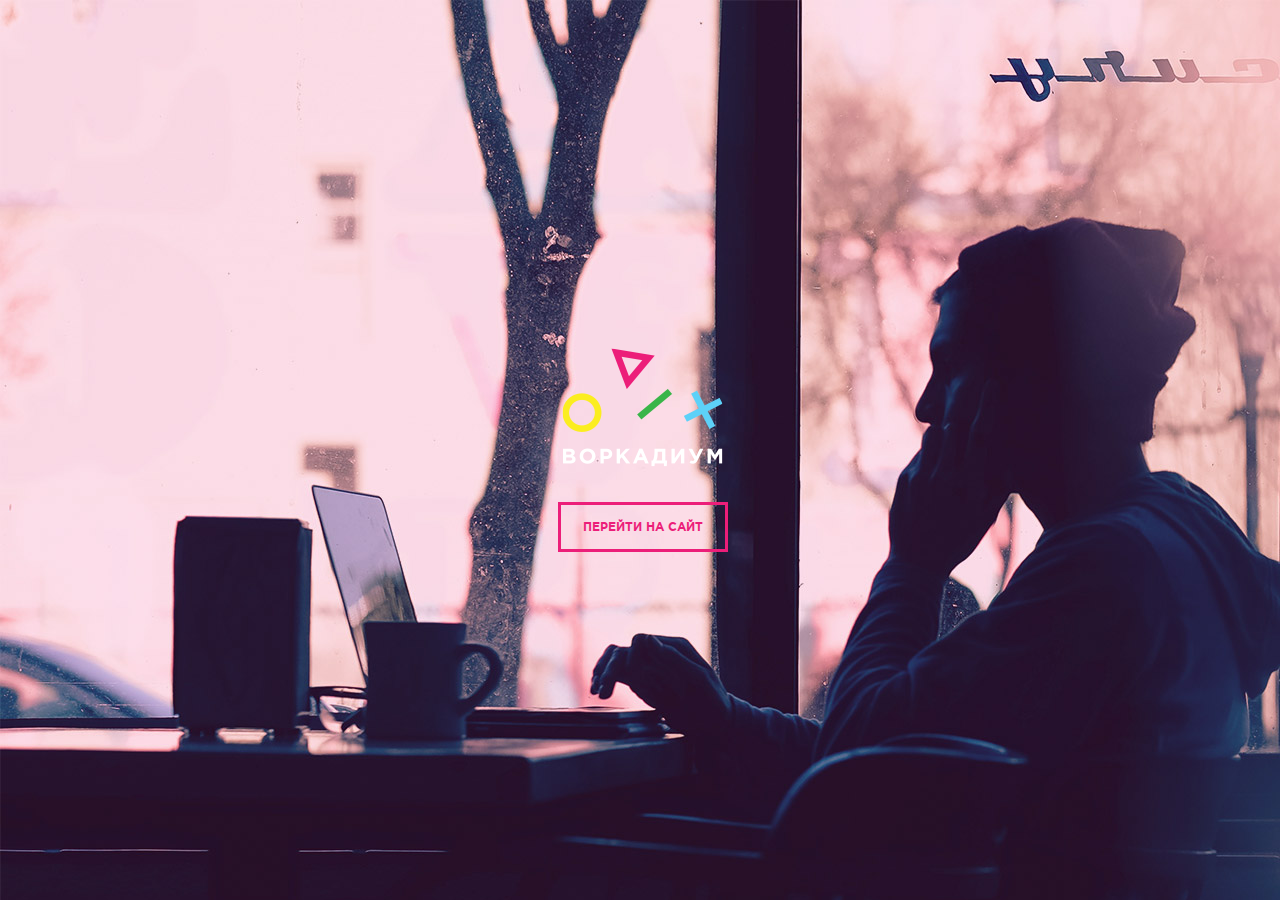
<file: index.html>
<!DOCTYPE html>
<html lang="ru-RU">
<head>
    <meta charset="UTF-8">
    <meta name="viewport" content="width=device-width, initial-scale=1.0">
    <meta http-equiv="x-ua-compatible" content="ie-edge">
    <title>Document</title>
     <link href="https://fonts.googleapis.com/css?family=Open+Sans:400&amp;subset=cyrillic" rel="stylesheet">
    <link rel='stylesheet' type="text/css" href="css/main.css">
</head>
<body>
    <div class="wrapper intro">
        <div class="intro__block">
        <div class="intro__logo"><img class="logo" src="img/main.png"></div>
        
            <a class="intro__btn-link" href="about.html"><div class="intro__btn">Перейти на сайт</div></a>
        
       </div>                
    </div>          
</body>
</html>
</file>
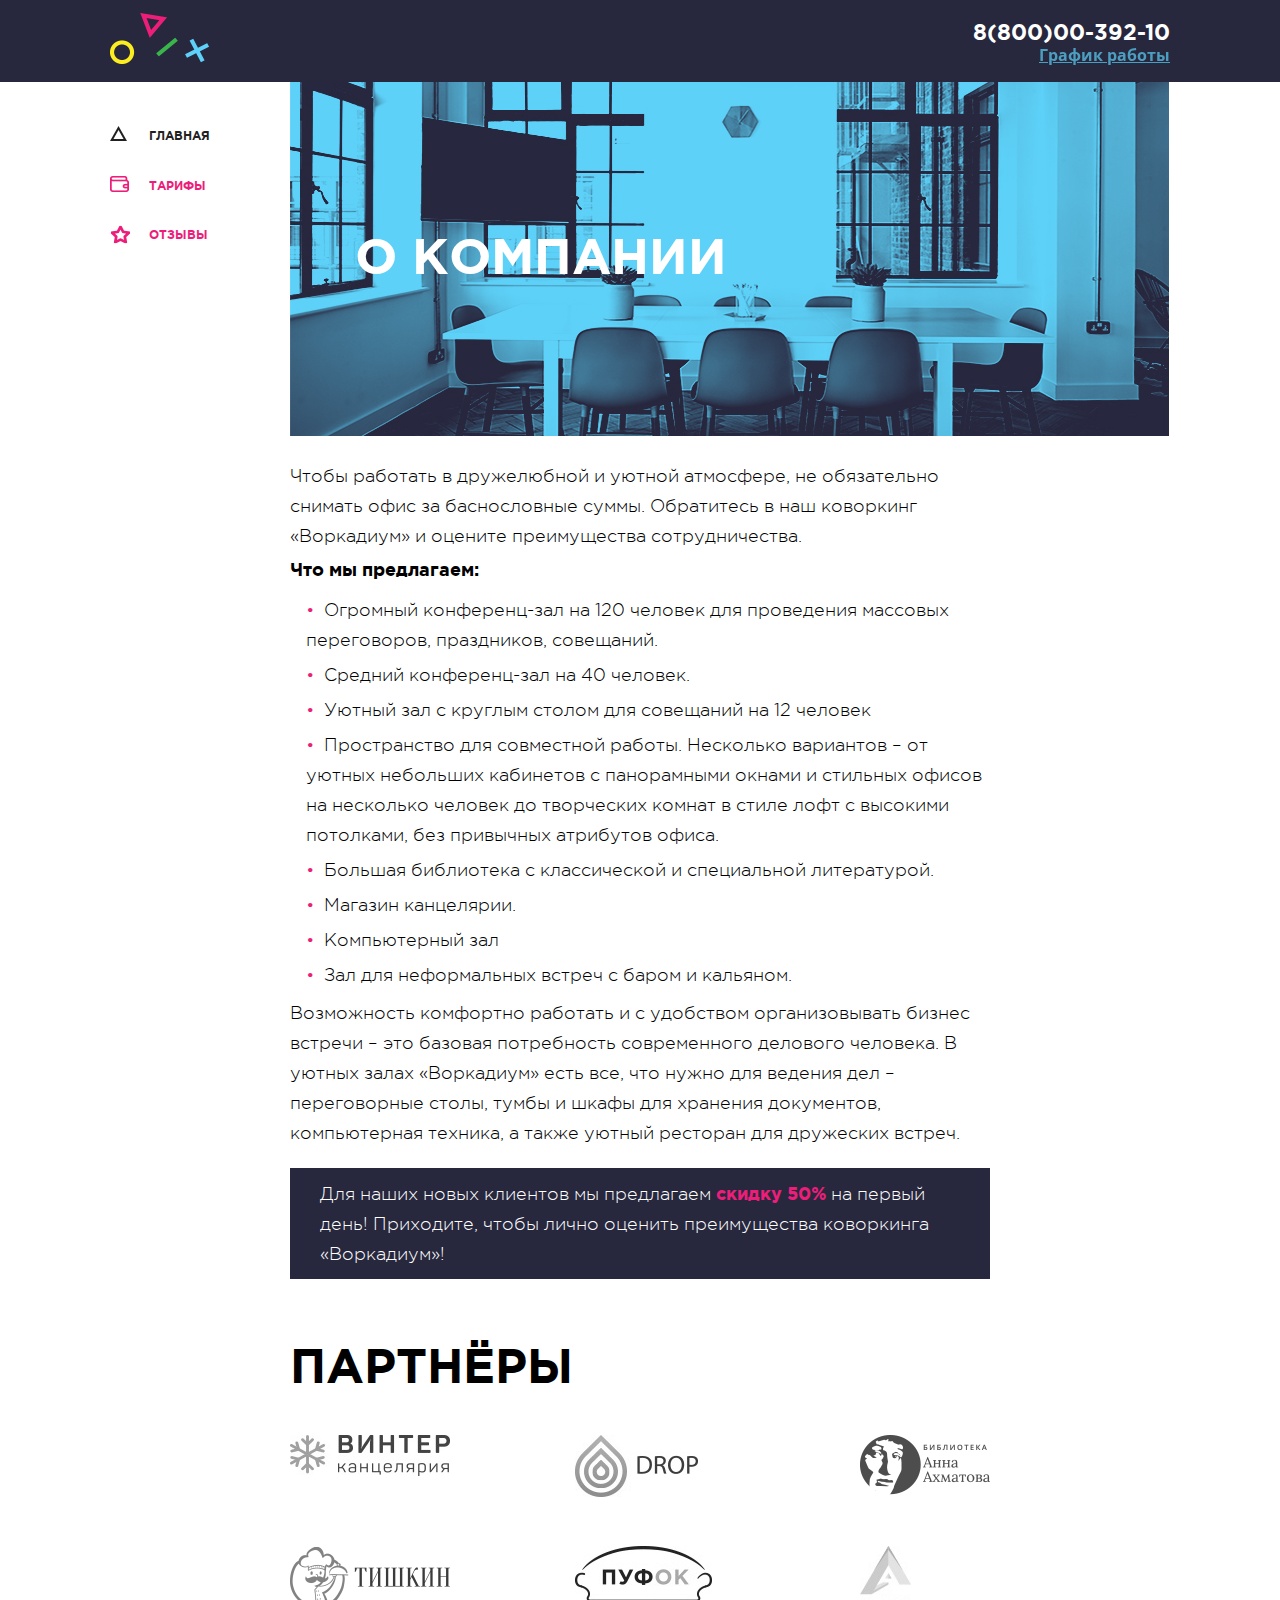
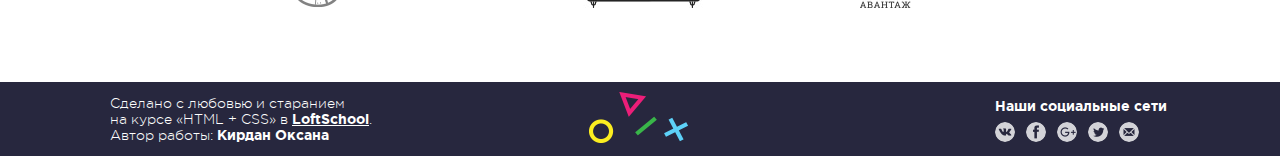
<file: about.html>
<!DOCTYPE html>
<html lang="ru-RU">
<head>
    <meta charset="UTF-8">
    <meta name="viewport" content="width=device-width, initial-scale=1.0">
    <meta http-equiv="x-ua-compatible" content="ie-edge">
    <title>Document</title>
     <link href="https://fonts.googleapis.com/css?family=Open+Sans:400&amp;subset=cyrillic" rel="stylesheet">
    <link rel='stylesheet' type="text/css" href="css/main.css">
</head>
<body>
    <div class="wrapper">
       <header class="header">
          <div class="container clearfix">
                    <div class="header__logo">
                        <a href="#"><img  src="img/logo-fig.png" alt="workadium-logo"></a>
                    </div>
                    <div class="header__info">
                        <div class="header__contacts">
                            <a href="tel:88000039210"class="header__phone-number"><b>8(800)00-392-10</b></a>
                        </div>
                        <div class="header__timetable">
                            <a href="#">График работы</a>
                        
                        <div class="contacts__dropdown">
                            <div class="contacts__time">
                              пн-вс: 09:00 - 20:00
                            </div>
                            <div class="contacts__lunch">
                              обед: 14:00-14:30
                            </div>
                          </div>
                    </div>
           </div></div>
        </header> 
        <div class="container clearfix"> 
<!--                 Можно сделать через эсайд-->
                  <aside class="nav">
                      <nav class="nav">
                       <ul class="nav__list">
                          <li class="nav__item">
                                <a href="about.html" class="nav__link nav__active">
                                    <div class="nav__icon nav__icon_triangle nav__icon_active"></div>
                                    <div class="nav__text">Главная</div>
                                </a>
                            </li>
                           <li class="nav__item">
                                    <a href="prices.html" class="nav__link">
                                        <div class="nav__icon nav__icon_wallet"></div>
                                        <div class="nav__text">Тарифы</div>
                                    </a>
                            </li>
                            <li class="nav__item">
                                   <a href="comments.html" class="nav__link">
                                        <div class="nav__icon nav__icon_star"></div>
                                        <div class="nav__text">Отзывы</div>
                                    </a>
                           </li>
                          </ul>
                      </nav>
                  </aside> 
                  <div class="about">
                      <section class="main__section">
                          <div class="about__header">
                              <h1 class="about__title">О компании</h1>
                          </div>
                          <div class="about__left">
                             <main class="about__content">
                              <p>Чтобы работать в дружелюбной и уютной атмосфере, не обязательно снимать офис за баснословные суммы. Обратитесь в наш коворкинг «Воркадиум» и оцените преимущества сотрудничества. </p>
                              <p><b>Что мы предлагаем:</b></p>
                              <ul>
                                  <li>Огромный конференц-зал на 120 человек для проведения массовых переговоров, праздников, совещаний.</li>
                                  <li>Средний конференц-зал на 40 человек.</li>
                                  <li>Уютный зал с круглым столом для совещаний на 12 человек </li>
                                  <li>Пространство для совместной работы. Несколько вариантов – от уютных небольших кабинетов с панорамными окнами и стильных офисов на несколько человек до творческих комнат в стиле лофт с высокими потолками, без привычных атрибутов офиса.</li>
                                  <li>Большая библиотека с классической и специальной литературой.</li>
                                  <li>Магазин канцелярии.</li>
                                  <li>Компьютерный зал</li>
                                  <li>Зал для неформальных встреч с баром и кальяном.</li>
                              </ul>
                              <p>Возможность комфортно работать и с удобством организовывать бизнес встречи – это базовая потребность современного делового человека. В уютных залах «Воркадиум» есть все, что нужно для ведения дел – переговорные столы, тумбы и шкафы для хранения документов, компьютерная техника, а также уютный ресторан для дружеских встреч.</p>
                          </main> 
                          <div class="about__sale">
                              <p>Для наших новых клиентов мы предлагаем <b>скидку 50%</b> на первый день! Приходите, чтобы лично оценить преимущества коворкинга «Воркадиум»!</p>

                          </div> 
                          </div>
                          <section class="about__partners">
                              <h2 class="partner__title">Партнёры</h2>
                              <div class="partners__icons">
                                  <ul class="partners__list">
                                      <li class="partners__items">
                                          <a class="partners__link" href="#">
                                              <img src="img/partners/logo-1.jpg" alt="Винтер">
                                          </a>
                                      </li>
                                      <li class="partners__items">    <a class="partners__link" href="#">
                                          <img src="img/partners/logo-2.jpg" alt="Винтер">
                                        </a>   
                                      </li>
                                      <li class="partners__items">
                                          <a class="partners__link" href="#">
                                              <img src="img/partners/logo-3.png" alt="Винтер">
                                          </a>
                                      </li>
                                      <li class="partners__items">
                                          <a class="partners__link" href="#">
                                              <img src="img/partners/logo-4.png" alt="Винтер">
                                          </a>
                                      </li>
                                      <li class="partners__items">
                                          <a class="partners__link" href="#">
                                              <img src="img/partners/logo-5.jpg" alt="Винтер">
                                          </a>    
                                      </li>
                                      <li class="partners__items">
                                            <a class="partners__link" href="#">
                                              <img src="img/partners/logo-6.jpg" alt="Винтер">
                                          </a>     
                                      </li>
                                  </ul>
                              </div>    
                          </section>       
                      </section>
            </div>
        </div>
    </div>
                      
                      <footer class="footer">
                         <div class="container clearfix">
                             <div class="footer__col">
                             <div class="footer__text">
                                   Сделано с любовью и старанием <br> на курсе «HTML + CSS» в
          <a href="">LoftSchool</a>. <br> Автор работы: <span class="bold-text">Кирдан Оксана</span>
                              </div>
                             </div>
                             <div class="footer__col footer__col_mid">
                                  <a href="#"><img src="img/logo-fig.png" alt="workadium-logo"></a>
                             </div>
                             <div class="footer__col footer__col_last">
                              <div class="socials">
                                  <div class="socials__title">Наши социальные сети</div>
                                  <ul class="socials__list">
                                      <li class="socials__item">
                                          <a href="" class="socials__link socials__link_vk">
                                          </a>
                                        </li>
                                        <li class="socials__item">
                                          <a href="" class="socials__link socials__link_fb">
                                          </a>
                                        </li>
                                        <li class="socials__item">
                                          <a href="" class="socials__link socials__link_gp">
                                          </a>
                                        </li>
                                        <li class="socials__item">
                                          <a href="" class="socials__link socials__link_tw">
                                          </a>
                                        </li>
                                        <li class="socials__item">
                                          <a href="" class="socials__link socials__link_mail">
                                          </a>
                                        </li>
                                  </ul>
                              </div>
                          </div>
                          </div>
                    </footer>
                        
     
          
</body>
</html>
</file>
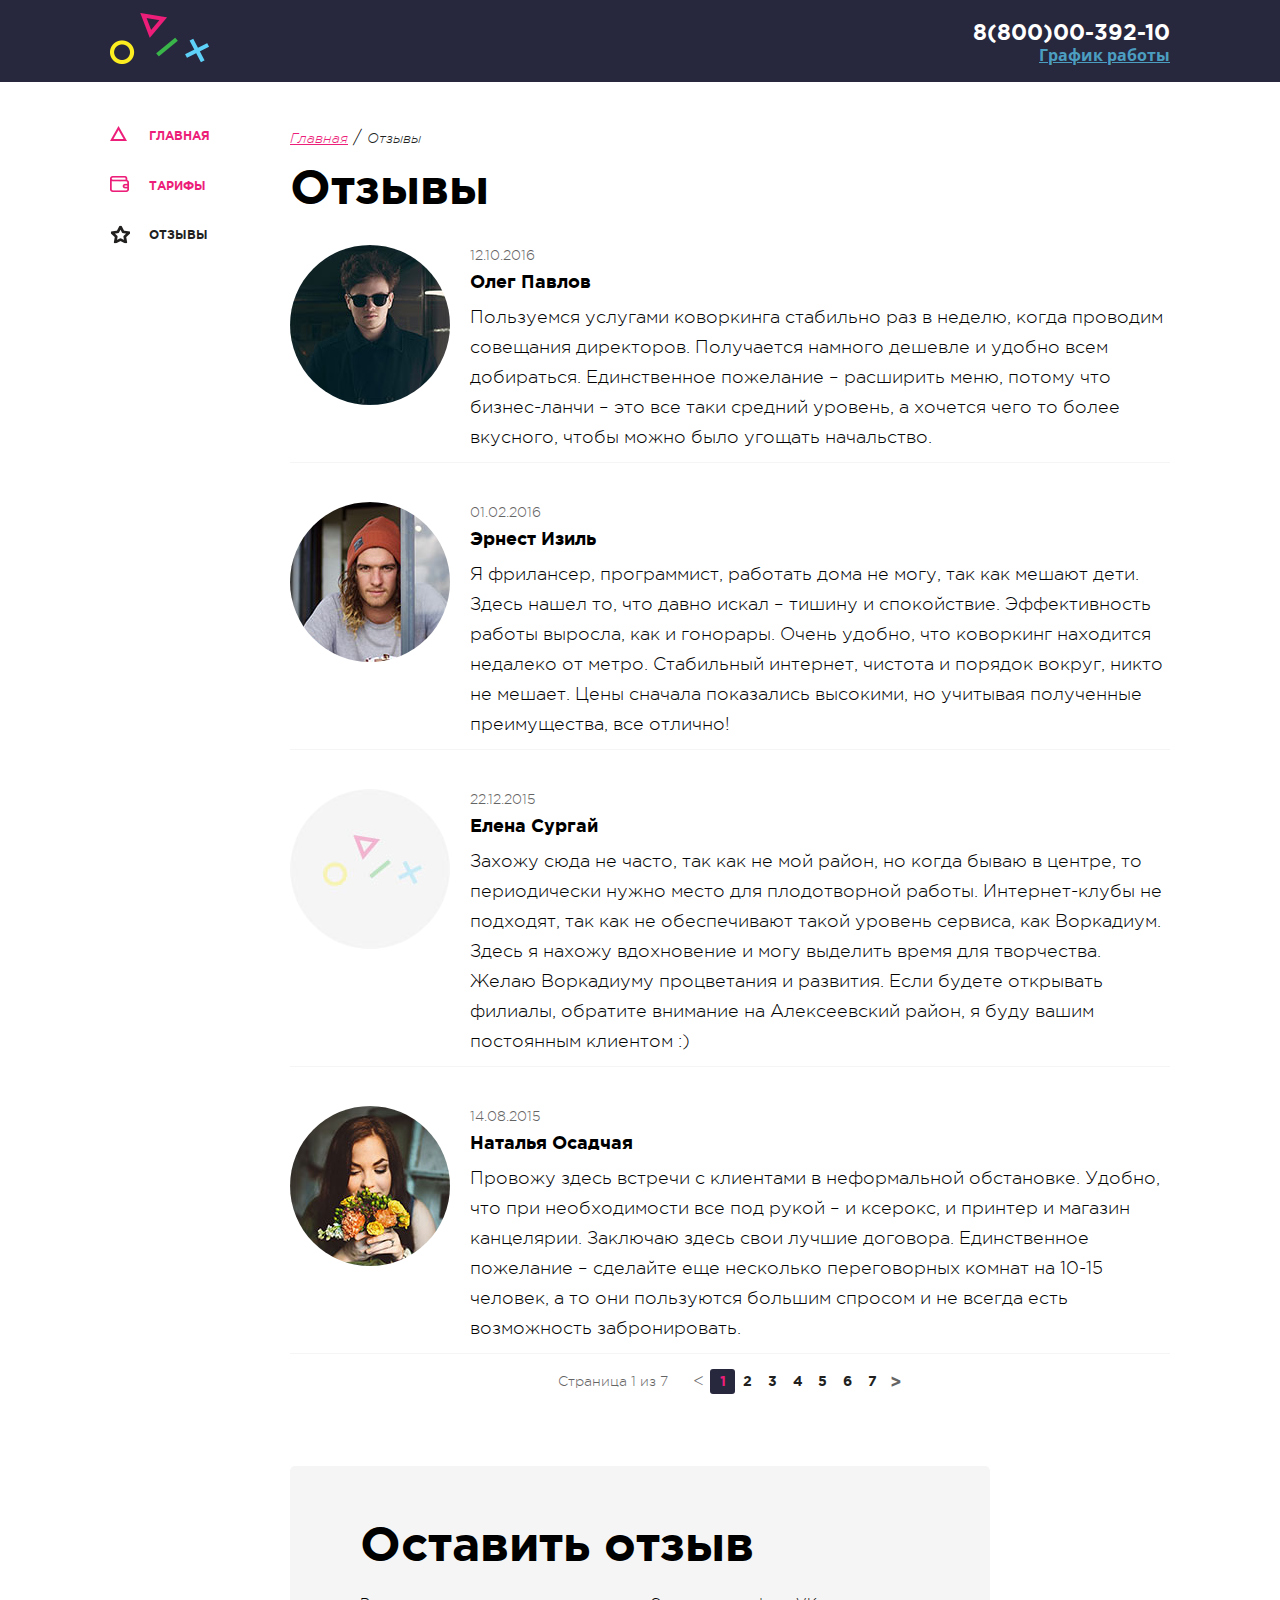
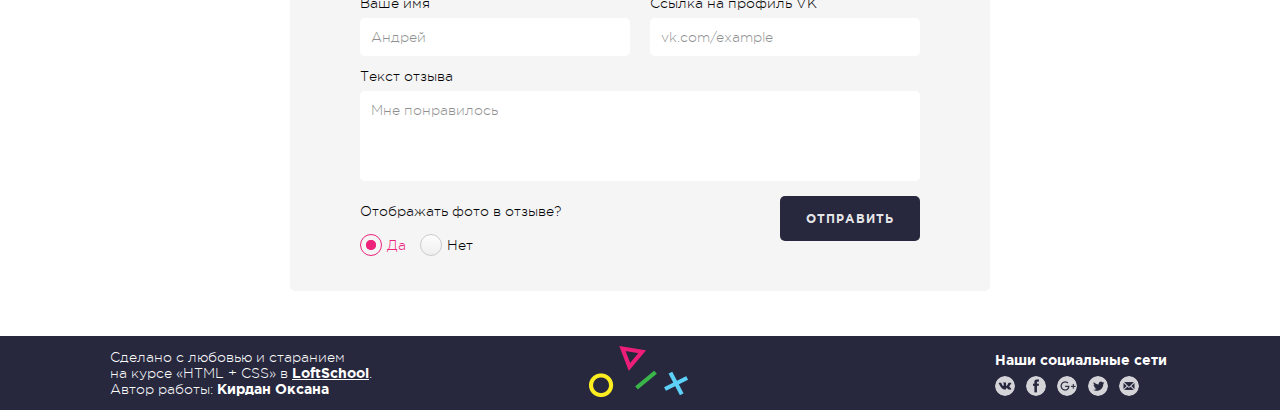
<file: comments.html>
<!DOCTYPE html>
<html lang="ru-RU">
<head>
    <meta charset="UTF-8">
    <meta name="viewport" content="width=device-width, initial-scale=1.0">
    <meta http-equiv="x-ua-compatible" content="ie-edge">
    <title>Document</title>
     <link href="https://fonts.googleapis.com/css?family=Open+Sans:400&amp;subset=cyrillic" rel="stylesheet">
    <link rel='stylesheet' type="text/css" href="css/main.css">
</head>
<body>
    <div class="wrapper">
       <header class="header">
          <div class="container clearfix">
                    <div class="header__logo">
                        <a href="#"><img  src="img/logo-fig.png" alt="workadium-logo"></a>
                    </div>
                    <div class="header__info">
                        <div class="header__contacts">
                            <a href="tel:88000039210"class="header__phone-number"><b>8(800)00-392-10</b></a>
                        </div>
                        <div class="header__timetable">
                            <a href="#">График работы</a>
                        
                        <div class="contacts__dropdown">
                            <div class="contacts__time">
                              пн-вс: 09:00 - 20:00
                            </div>
                            <div class="contacts__lunch">
                              обед: 14:00-14:30
                            </div>
                          </div>
                    </div>
           </div></div>
        </header> 
        <div class="container clearfix"> 
<!--                 Можно сделать через эсайд-->
                  <aside class="nav">
                      <nav class="nav">
                       <ul class="nav__list">
                          <li class="nav__item">
                                <a href="about.html" class="nav__link">
                                    <div class="nav__icon nav__icon_triangle"></div>
                                    <div class="nav__text">Главная</div>
                                </a>
                            </li>
                           <li class="nav__item">
                                    <a href="prices.html" class="nav__link ">
                                        <div class="nav__icon nav__icon_wallet"></div>
                                        <div class="nav__text">Тарифы</div>
                                    </a>
                            </li>
                            <li class="nav__item">
                                   <a href="comments.html" class="nav__link nav__active">
                                        <div class="nav__icon nav__icon_star nav__icon_active"></div>
                                        <div class="nav__text">Отзывы</div>
                                    </a>
                           </li>
                          </ul>
                      </nav>
                  </aside> 
                  <div>
                  <div class="breadcrumbs__block">
                      <ul class="breadcrumbs__list">
                        <li class="breadcrumbs__item">
                          <a href="about.html" class="breadcrumbs__link">Главная</a>
                        </li>
                        <li class="breadcrumbs__item breadcrumbs__item_active">
                          <a  class="breadcrumbs__link">Отзывы</a>
                        </li>
                      </ul>
                  </div>
                  <div class="title">Отзывы</div>
                  <section class="main__section">
                      <ul class="reviews__list clearfix">
                          <li class="reviews__item">
                              <div class="reviews__left">
                                  <img class="reviews__img" src="img/comments/1.jpg">
                              </div>
                              <div class="reviews__right">
                                  <div class="reviews__data">12.10.2016</div>
                                  <div class="reviews__name">Олег Павлов</div>
                                  <div class="reviews__text">Пользуемся услугами коворкинга стабильно раз в неделю, когда проводим совещания директоров. Получается намного дешевле и удобно всем добираться. Единственное пожелание – расширить меню, потому что бизнес-ланчи – это все таки средний уровень, а хочется чего то более вкусного, чтобы можно было угощать начальство.</div>
                                </div>
                          </li>
                          <li class="reviews__item">
                              <div class="reviews__left">
                                  <img class="reviews__img" src="img/comments/2.jpg">
                              </div>
                              <div class="reviews__right">
                                  <div class="reviews__data">01.02.2016</div>
                                  <div class="reviews__name">Эрнест Изиль</div>
                                  <div class="reviews__text">Я фрилансер, программист, работать дома не могу, так как мешают дети. Здесь нашел то, что давно искал – тишину и спокойствие. Эффективность работы выросла, как и гонорары. Очень удобно, что коворкинг находится недалеко от метро. Стабильный интернет, чистота и порядок вокруг, никто не мешает. Цены сначала показались высокими, но учитывая полученные преимущества, все отлично!</div>
                                </div>
                          </li>
                          <li class="reviews__item">
                              <div class="reviews__left">
                                  <img class="reviews__img" src="img/comments/3.jpg">
                              </div>
                              <div class="reviews__right">
                                  <div class="reviews__data">22.12.2015</div>
                                  <div class="reviews__name">Елена Сургай</div>
                                  <div class="reviews__text">Захожу сюда не часто, так как не мой район, но когда бываю в центре, то периодически нужно место для плодотворной работы. Интернет-клубы не подходят, так как не обеспечивают такой уровень сервиса, как Воркадиум. Здесь я нахожу вдохновение и могу выделить время для творчества. Желаю Воркадиуму процветания и развития. Если будете открывать филиалы, обратите внимание на Алексеевский район, я буду вашим постоянным клиентом :) </div>
                                </div>
                          </li>
                          <li class="reviews__item">
                              <div class="reviews__left">
                                  <img class="reviews__img" src="img/comments/4.jpg">
                              </div>
                              <div class="reviews__right">
                                  <div class="reviews__data">14.08.2015</div>
                                  <div class="reviews__name">Наталья Осадчая</div>
                                  <div class="reviews__text">Провожу здесь встречи с клиентами в неформальной обстановке. Удобно, что при необходимости все под рукой – и ксерокс, и принтер и магазин канцелярии. Заключаю здесь свои лучшие договора. Единственное пожелание – сделайте еще несколько переговорных комнат на 10-15 человек, а то они пользуются большим спросом и не всегда есть возможность забронировать.</div>
                                </div>
                          </li>
                      </ul>
                      <div class="pagination">
                          <div class="pagination__desc">Страница 1 из 7</div>
                          <div class="pagination__controls"><a class="pagintaion__link">&#60;</a></div>
                          <div class="pagination__pages">
                              <ul class="pagination__list">
                                  <li class="pagination__item pagination__item_active"><a class="pagination__link">1</a></li>
                                  <li class="pagination__item"><a class="pagination__link">2</a></li>
                                  <li class="pagination__item"><a class="pagination__link">3</a></li>
                                  <li class="pagination__item"><a class="pagination__link">4</a></li>
                                  <li class="pagination__item"><a class="pagination__link">5</a></li>
                                  <li class="pagination__item"><a class="pagination__link">6</a></li>
                                  <li class="pagination__item"><a class="pagination__link">7</a></li>
                              </ul>
                          </div>
                          <div class="pagination__controls pagination__controls_active"><a class="pagintaion__link">&#62;</a></div>
                      </div>
                     
                         
                     <div class="form">
                          <div class="title">Оставить отзыв</div>
                             <form class="form-field"  name="new_comment">
                              <div class="form__row">
                                  <div class="form__cell">
                                     <label for="your_name" class="form__label">
                                      Ваше имя</label>
                                      <input type="text" id="your_name" name="your_name" placeholder="Андрей" class="input-text__elem" required>
                                  </div>
                                  <div class="form__cell">
                                     <label for="vk_link" class="form__label">
                                      Ссылка на профиль VK</label>
                                      <input type="text" id="vk_link" name="vk_link" placeholder="vk.com/example" class="input-text__elem" required>
                                  </div>
                                </div>
                                <div class="form__row">
                                    <label for="comment_text" class="form__textarea-label form__label">Текст отзыва</label>
                                    <textarea placeholder="Мне понравилось" id="comment_text" class="form__textarea-elem" required></textarea>
                                </div>
                                <div class="form__row">
                                    <div class="form__cell form__cell-radio">
                                        <label class="form__radio-title form__label">Отображать фото в отзыве?</label>
                                        <input type="radio" id="yes_photo" class="form__radio-elem" name="photo" checked value="yes">
                                        <label for="yes_photo" class="form__radio-label form__label">Да</label>
                                        <input type="radio" name="photo" id="no_photo" class="form__radio-elem" value="no">
                                        <label for="no_photo" class="form__radio-label form__label">Нет</label>
                                    </div>
                                    <div class="form__cell">
                                        <button type="submit" class="form__submit-btn">Отправить</button>
                                    </div>
                                </div>
                          </form>
                          
                      </div>
                  </section>
            </div>
        </div>
    </div>    
            
        
   
                      
                      <footer class="footer">
                         <div class="container clearfix">
                             <div class="footer__col">
                             <div class="footer__text">
                                   Сделано с любовью и старанием <br> на курсе «HTML + CSS» в
          <a href="">LoftSchool</a>. <br> Автор работы: <span class="bold-text">Кирдан Оксана</span>
                              </div>
                             </div>
                             <div class="footer__col footer__col_mid">
                                  <a href="#"><img src="img/logo-fig.png" alt="workadium-logo"></a>
                             </div>
                             <div class="footer__col footer__col_last">
                              <div class="socials">
                                  <div class="socials__title">Наши социальные сети</div>
                                  <ul class="socials__list">
                                      <li class="socials__item">
                                          <a href="" class="socials__link socials__link_vk">
                                          </a>
                                        </li>
                                        <li class="socials__item">
                                          <a href="" class="socials__link socials__link_fb">
                                          </a>
                                        </li>
                                        <li class="socials__item">
                                          <a href="" class="socials__link socials__link_gp">
                                          </a>
                                        </li>
                                        <li class="socials__item">
                                          <a href="" class="socials__link socials__link_tw">
                                          </a>
                                        </li>
                                        <li class="socials__item">
                                          <a href="" class="socials__link socials__link_mail">
                                          </a>
                                        </li>
                                  </ul>
                              </div>
                          </div>
                          </div>
                    </footer>
                        
     
          
</body>
</html>
</file>
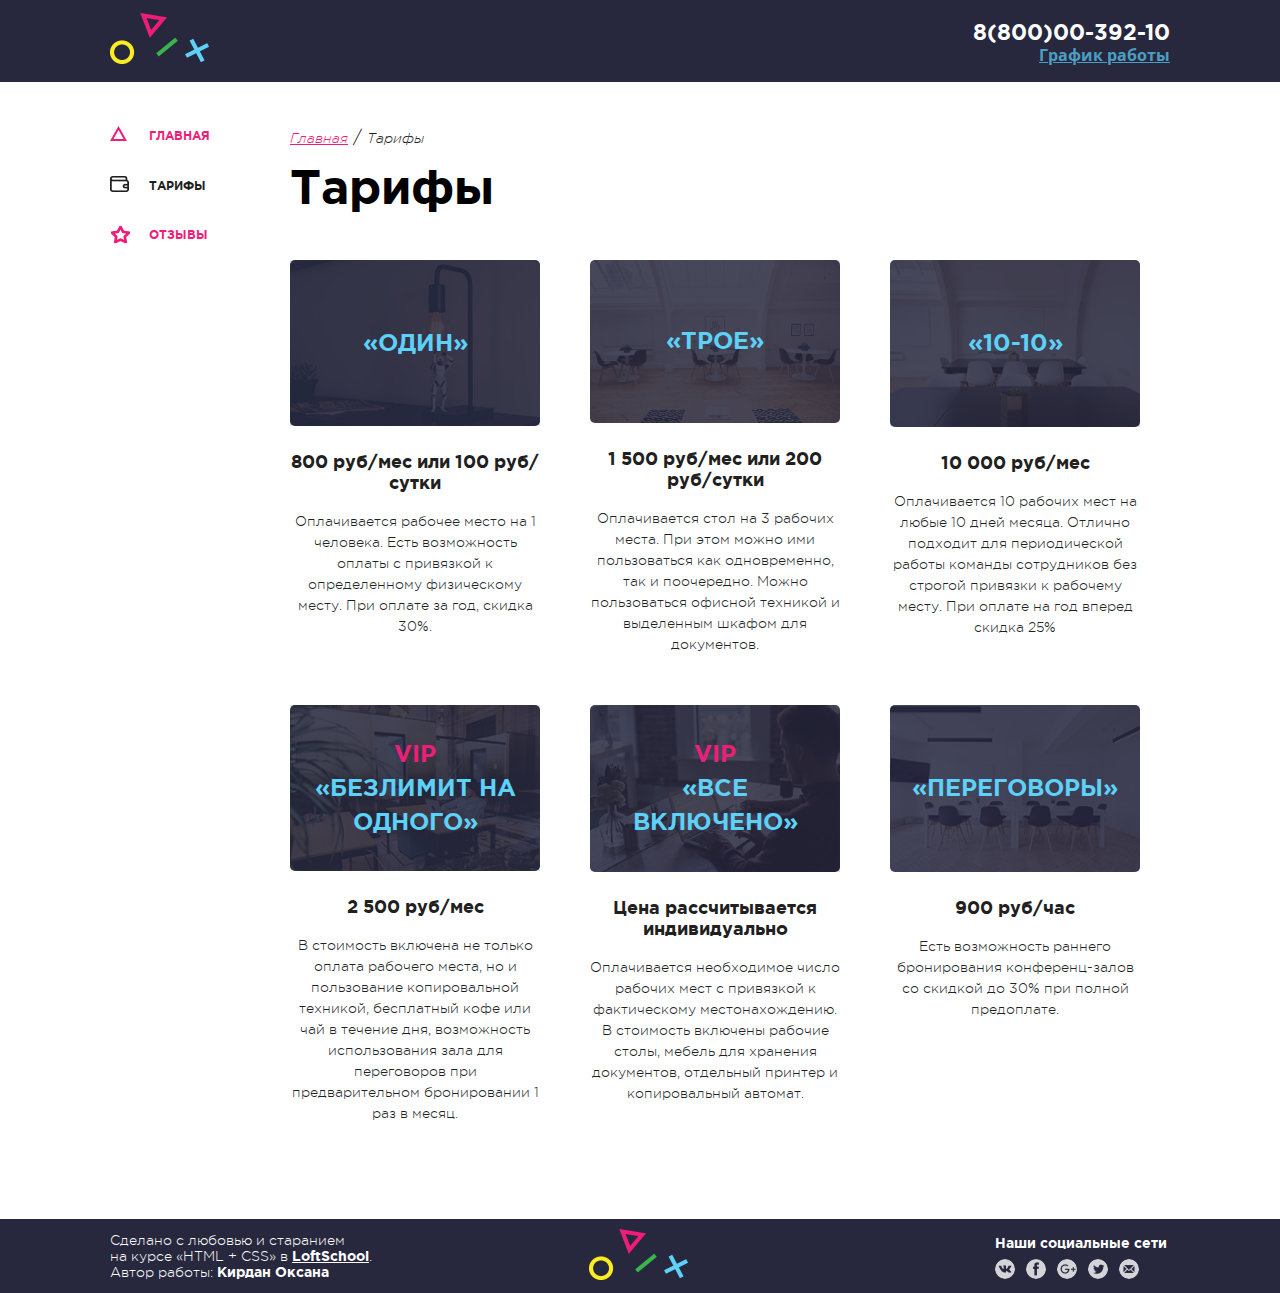
<file: prices.html>
<!DOCTYPE html>
<html lang="ru-RU">
<head>
    <meta charset="UTF-8">
    <meta name="viewport" content="width=device-width, initial-scale=1.0">
    <meta http-equiv="x-ua-compatible" content="ie-edge">
    <title>Document</title>
     <link href="https://fonts.googleapis.com/css?family=Open+Sans:400&amp;subset=cyrillic" rel="stylesheet">
    <link rel='stylesheet' type="text/css" href="css/main.css">
</head>
<body>
    <div class="wrapper">
       <header class="header">
          <div class="container clearfix">
                    <div class="header__logo">
                        <a href="#"><img  src="img/logo-fig.png" alt="workadium-logo"></a>
                    </div>
                    <div class="header__info">
                        <div class="header__contacts">
                            <a href="tel:88000039210"class="header__phone-number"><b>8(800)00-392-10</b></a>
                        </div>
                        <div class="header__timetable">
                            <a href="#">График работы</a>
                        
                        <div class="contacts__dropdown">
                            <div class="contacts__time">
                              пн-вс: 09:00 - 20:00
                            </div>
                            <div class="contacts__lunch">
                              обед: 14:00-14:30
                            </div>
                          </div>
                    </div>
           </div></div>
        </header> 
        <div class="container clearfix"> 
<!--                 Можно сделать через эсайд-->
                  <aside class="nav">
                      <nav class="nav">
                       <ul class="nav__list">
                          <li class="nav__item">
                                <a href="about.html" class="nav__link">
                                    <div class="nav__icon nav__icon_triangle"></div>
                                    <div class="nav__text">Главная</div>
                                </a>
                            </li>
                           <li class="nav__item">
                                    <a href="prices.html" class="nav__link nav__active">
                                        <div class="nav__icon nav__icon_wallet nav__icon_active"></div>
                                        <div class="nav__text">Тарифы</div>
                                    </a>
                            </li>
                            <li class="nav__item">
                                   <a href='comments.html' class="nav__link">
                                        <div class="nav__icon nav__icon_star"></div>
                                        <div class="nav__text">Отзывы</div>
                                    </a>
                           </li>
                          </ul>
                      </nav>
                  </aside> 
                  <div class="prices">
                  <div class="breadcrumbs__block">
                      <ul class="breadcrumbs__list">
                        <li class="breadcrumbs__item">
                          <a href="about.html" class="breadcrumbs__link">Главная</a>
                        </li>
                        <li class="breadcrumbs__item breadcrumbs__item_active">
                          <a  class="breadcrumbs__link">Тарифы</a>
                        </li>
                      </ul>
                  </div>
                  <div class="title">Тарифы</div>
                  <section class="main__section">
                      <ul class="prices__list">
                          <li class="prices__item">
                              <div class="prices__header">
                                 <div class="prices__img">
                                  <img src='img/prices/1.jpg'>
                              </div>
                              <div class="prices__title">«Один»</div>
                              </div>
                              <div class="prices__price">800 руб/мес или 100 руб/сутки</div>
                              <div class="prices__desc">Оплачивается рабочее место на 1 человека. Есть возможность оплаты с привязкой к определенному физическому месту. При оплате за год, скидка 30%.</div>
                          </li>
                          <li class="prices__item">
                              <div class="prices__header">
                                 <div class="prices__img">
                                  <img src='img/prices/2.jpg'>
                              </div>
                              <div class="prices__title">«Трое»</div>
                              </div>
                              <div class="prices__price">1 500 руб/мес или 200 руб/сутки</div>
                              <div class="prices__desc">Оплачивается стол на 3 рабочих места. При этом можно ими пользоваться как одновременно, так и поочередно. Можно пользоваться офисной техникой и выделенным шкафом для документов.</div>
                          </li>
                          <li class="prices__item">
                              <div class="prices__header">
                                 <div class="prices__img">
                                  <img src='img/prices/3.jpg'>
                              </div>
                              <div class="prices__title">«10-10»</div>
                              </div>
                              <div class="prices__price">10 000 руб/мес</div>
                              <div class="prices__desc">Оплачивается 10 рабочих мест на любые 10 дней месяца. Отлично подходит для периодической работы команды сотрудников без строгой привязки к рабочему месту. При оплате на год вперед скидка 25%</div>
                          </li>
                          <li class="prices__item">
                              <div class="prices__header">
                                 <div class="prices__img">
                                  <img src='img/prices/4.jpg'>
                              </div>
                                  <div class="prices__title"><strong>VIP</strong><br>«Безлимит на одного»</div>
                              </div>
                              <div class="prices__price">2 500 руб/мес</div>
                              <div class="prices__desc">В стоимость включена не только оплата рабочего места, но и пользование копировальной техникой, бесплатный кофе или чай в течение дня, возможность использования зала для переговоров при предварительном бронировании 1 раз в месяц.</div>
                          </li>
                          <li class="prices__item">
                              <div class="prices__header">
                                 <div class="prices__img">
                                  <img src='img/prices/5.jpg'>
                              </div>
                              <div class="prices__title"><strong>VIP</strong> <br>«Все включено»</div>
                              </div>
                              <div class="prices__price">Цена рассчитывается индивидуально</div>
                              <div class="prices__desc">Оплачивается необходимое число рабочих мест с привязкой к фактическому местонахождению. В стоимость включены рабочие столы, мебель для хранения документов, отдельный принтер и копировальный автомат. </div>
                          </li>
                          <li class="prices__item">
                              <div class="prices__header">
                                 <div class="prices__img">
                                  <img src='img/prices/6.jpg'>
                              </div>
                              <div class="prices__title">«Переговоры»</div>
                              </div>
                              <div class="prices__price">900 руб/час</div>
                              <div class="prices__desc">Есть возможность раннего бронирования конференц-залов со скидкой до 30% при полной предоплате.</div>
                          </li>
                      </ul>
                  </section>
            </div>
        </div>
    </div>    
            
        
   
                      
                      <footer class="footer">
                         <div class="container clearfix">
                             <div class="footer__col">
                             <div class="footer__text">
                                   Сделано с любовью и старанием <br> на курсе «HTML + CSS» в
          <a href="">LoftSchool</a>. <br> Автор работы: <span class="bold-text">Кирдан Оксана</span>
                              </div>
                             </div>
                             <div class="footer__col footer__col_mid">
                                  <a href="#"><img src="img/logo-fig.png" alt="workadium-logo"></a>
                             </div>
                             <div class="footer__col footer__col_last">
                              <div class="socials">
                                  <div class="socials__title">Наши социальные сети</div>
                                  <ul class="socials__list">
                                      <li class="socials__item">
                                          <a href="" class="socials__link socials__link_vk">
                                          </a>
                                        </li>
                                        <li class="socials__item">
                                          <a href="" class="socials__link socials__link_fb">
                                          </a>
                                        </li>
                                        <li class="socials__item">
                                          <a href="" class="socials__link socials__link_gp">
                                          </a>
                                        </li>
                                        <li class="socials__item">
                                          <a href="" class="socials__link socials__link_tw">
                                          </a>
                                        </li>
                                        <li class="socials__item">
                                          <a href="" class="socials__link socials__link_mail">
                                          </a>
                                        </li>
                                  </ul>
                              </div>
                          </div>
                          </div>
                    </footer>
                        
     
          
</body>
</html>
</file>
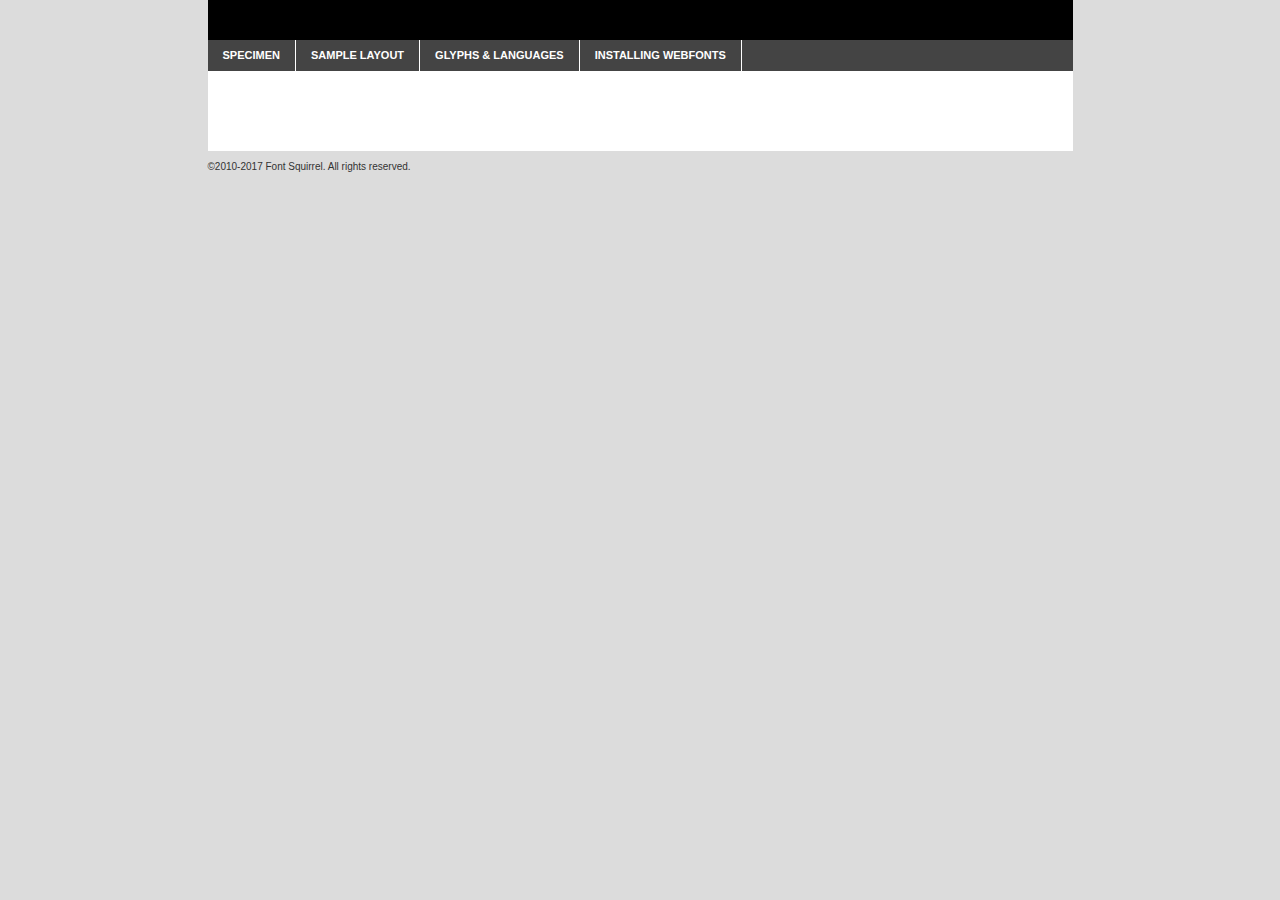
<file: webfontkit-20190529-170901/gothampro-light-demo.html>
<!DOCTYPE html PUBLIC "-//W3C//DTD XHTML 1.0 Transitional//EN"
	"http://www.w3.org/TR/xhtml1/DTD/xhtml1-transitional.dtd">

<html xmlns="http://www.w3.org/1999/xhtml" xml:lang="en" lang="en">
<head>
	<meta http-equiv="Content-Type" content="text/html; charset=utf-8" />
	<script src="http://ajax.googleapis.com/ajax/libs/jquery/1.7.2/jquery.min.js" type="text/javascript" charset="utf-8"></script>
	<script type="text/javascript">
	(function($){$.fn.easyTabs=function(option){var param=jQuery.extend({fadeSpeed:"fast",defaultContent:1,activeClass:'active'},option);$(this).each(function(){var thisId="#"+this.id;if(param.defaultContent==''){param.defaultContent=1;}
	if(typeof param.defaultContent=="number")
	{var defaultTab=$(thisId+" .tabs li:eq("+(param.defaultContent-1)+") a").attr('href').substr(1);}else{var defaultTab=param.defaultContent;}
	$(thisId+" .tabs li a").each(function(){var tabToHide=$(this).attr('href').substr(1);$("#"+tabToHide).addClass('easytabs-tab-content');});hideAll();changeContent(defaultTab);function hideAll(){$(thisId+" .easytabs-tab-content").hide();}
	function changeContent(tabId){hideAll();$(thisId+" .tabs li").removeClass(param.activeClass);$(thisId+" .tabs li a[href=#"+tabId+"]").closest('li').addClass(param.activeClass);if(param.fadeSpeed!="none")
	{$(thisId+" #"+tabId).fadeIn(param.fadeSpeed);}else{$(thisId+" #"+tabId).show();}}
	$(thisId+" .tabs li").click(function(){var tabId=$(this).find('a').attr('href').substr(1);changeContent(tabId);return false;});});}})(jQuery);
	</script>
	<link rel="stylesheet" href="specimen_files/specimen_stylesheet.css" type="text/css" charset="utf-8" />
	<link rel="stylesheet" href="stylesheet.css" type="text/css" charset="utf-8" />

	<style type="text/css">
					body{
				font-family: 'webfontregular';
							}
		</style>

	<title>  Specimen</title>
	
	
	<script type="text/javascript" charset="utf-8">
		$(document).ready(function() {
			$('#container').easyTabs({defaultContent:1});
		});
	</script>
</head>

<body>
<div id="container">
	<div id="header">
		 	</div>
	<ul class="tabs">
		<li><a href="#specimen">Specimen</a></li>
		<li><a href="#layout">Sample Layout</a></li>
				<li><a href="#glyphs">Glyphs &amp; Languages</a></li>
		<li><a href="#installing">Installing Webfonts</a></li>
		
	</ul>
	
	<div id="main_content">

		
			<div id="specimen">
		
				<div class="section">
					<div class="grid12 firstcol">
						<div class="huge">AaBb</div>
					</div>
				</div>
		
				<div class="section">
					<div class="glyph_range">A&#x200B;B&#x200b;C&#x200b;D&#x200b;E&#x200b;F&#x200b;G&#x200b;H&#x200b;I&#x200b;J&#x200b;K&#x200b;L&#x200b;M&#x200b;N&#x200b;O&#x200b;P&#x200b;Q&#x200b;R&#x200b;S&#x200b;T&#x200b;U&#x200b;V&#x200b;W&#x200b;X&#x200b;Y&#x200b;Z&#x200b;a&#x200b;b&#x200b;c&#x200b;d&#x200b;e&#x200b;f&#x200b;g&#x200b;h&#x200b;i&#x200b;j&#x200b;k&#x200b;l&#x200b;m&#x200b;n&#x200b;o&#x200b;p&#x200b;q&#x200b;r&#x200b;s&#x200b;t&#x200b;u&#x200b;v&#x200b;w&#x200b;x&#x200b;y&#x200b;z&#x200b;1&#x200b;2&#x200b;3&#x200b;4&#x200b;5&#x200b;6&#x200b;7&#x200b;8&#x200b;9&#x200b;0&#x200b;&amp;&#x200b;.&#x200b;,&#x200b;?&#x200b;!&#x200b;&#64;&#x200b;(&#x200b;)&#x200b;#&#x200b;$&#x200b;%&#x200b;*&#x200b;+&#x200b;-&#x200b;=&#x200b;:&#x200b;;</div>
				</div>
				<div class="section">
					<div class="grid12 firstcol">
						<table class="sample_table">
							<tr><td>10</td><td class="size10">abcdefghijklmnopqrstuvwxyzABCDEFGHIJKLMNOPQRSTUVWXYZ0123456789abcdefghijklmnopqrstuvwxyzABCDEFGHIJKLMNOPQRSTUVWXYZ0123456789abcdefghijklmnopqrstuvwxyzABCDEFGHIJKLMNOPQRSTUVWXYZ</td></tr>
							<tr><td>11</td><td class="size11">abcdefghijklmnopqrstuvwxyzABCDEFGHIJKLMNOPQRSTUVWXYZ0123456789abcdefghijklmnopqrstuvwxyzABCDEFGHIJKLMNOPQRSTUVWXYZ0123456789abcdefghijklmnopqrstuvwxyzABCDEFGHIJKLMNOPQRSTUVWXYZ</td></tr>
							<tr><td>12</td><td class="size12">abcdefghijklmnopqrstuvwxyzABCDEFGHIJKLMNOPQRSTUVWXYZ0123456789abcdefghijklmnopqrstuvwxyzABCDEFGHIJKLMNOPQRSTUVWXYZ0123456789abcdefghijklmnopqrstuvwxyzABCDEFGHIJKLMNOPQRSTUVWXYZ</td></tr>
							<tr><td>13</td><td class="size13">abcdefghijklmnopqrstuvwxyzABCDEFGHIJKLMNOPQRSTUVWXYZ0123456789abcdefghijklmnopqrstuvwxyzABCDEFGHIJKLMNOPQRSTUVWXYZ0123456789abcdefghijklmnopqrstuvwxyzABCDEFGHIJKLMNOPQRSTUVWXYZ</td></tr>
							<tr><td>14</td><td class="size14">abcdefghijklmnopqrstuvwxyzABCDEFGHIJKLMNOPQRSTUVWXYZ0123456789abcdefghijklmnopqrstuvwxyzABCDEFGHIJKLMNOPQRSTUVWXYZ0123456789abcdefghijklmnopqrstuvwxyzABCDEFGHIJKLMNOPQRSTUVWXYZ</td></tr>
							<tr><td>16</td><td class="size16">abcdefghijklmnopqrstuvwxyzABCDEFGHIJKLMNOPQRSTUVWXYZ0123456789abcdefghijklmnopqrstuvwxyzABCDEFGHIJKLMNOPQRSTUVWXYZ</td></tr>
							<tr><td>18</td><td class="size18">abcdefghijklmnopqrstuvwxyzABCDEFGHIJKLMNOPQRSTUVWXYZ0123456789abcdefghijklmnopqrstuvwxyzABCDEFGHIJKLMNOPQRSTUVWXYZ</td></tr>
							<tr><td>20</td><td class="size20">abcdefghijklmnopqrstuvwxyzABCDEFGHIJKLMNOPQRSTUVWXYZ0123456789abcdefghijklmnopqrstuvwxyzABCDEFGHIJKLMNOPQRSTUVWXYZ</td></tr>
							<tr><td>24</td><td class="size24">abcdefghijklmnopqrstuvwxyzABCDEFGHIJKLMNOPQRSTUVWXYZ0123456789abcdefghijklmnopqrstuvwxyzABCDEFGHIJKLMNOPQRSTUVWXYZ</td></tr>
							<tr><td>30</td><td class="size30">abcdefghijklmnopqrstuvwxyzABCDEFGHIJKLMNOPQRSTUVWXYZ0123456789abcdefghijklmnopqrstuvwxyzABCDEFGHIJKLMNOPQRSTUVWXYZ</td></tr>
							<tr><td>36</td><td class="size36">abcdefghijklmnopqrstuvwxyzABCDEFGHIJKLMNOPQRSTUVWXYZ0123456789abcdefghijklmnopqrstuvwxyzABCDEFGHIJKLMNOPQRSTUVWXYZ</td></tr>
							<tr><td>48</td><td class="size48">abcdefghijklmnopqrstuvwxyzABCDEFGHIJKLMNOPQRSTUVWXYZ0123456789abcdefghijklmnopqrstuvwxyzABCDEFGHIJKLMNOPQRSTUVWXYZ</td></tr>
							<tr><td>60</td><td class="size60">abcdefghijklmnopqrstuvwxyzABCDEFGHIJKLMNOPQRSTUVWXYZ0123456789abcdefghijklmnopqrstuvwxyzABCDEFGHIJKLMNOPQRSTUVWXYZ</td></tr>
							<tr><td>72</td><td class="size72">abcdefghijklmnopqrstuvwxyzABCDEFGHIJKLMNOPQRSTUVWXYZ0123456789abcdefghijklmnopqrstuvwxyzABCDEFGHIJKLMNOPQRSTUVWXYZ</td></tr>
							<tr><td>90</td><td class="size90">abcdefghijklmnopqrstuvwxyzABCDEFGHIJKLMNOPQRSTUVWXYZ0123456789abcdefghijklmnopqrstuvwxyzABCDEFGHIJKLMNOPQRSTUVWXYZ</td></tr>
						</table>
				
					</div>
			
				</div>
		
		
		
								<div class="section" id="bodycomparison">


										<div id="xheight">
				<div class="fontbody">&#x25FC;&#x25FC;&#x25FC;&#x25FC;&#x25FC;&#x25FC;&#x25FC;&#x25FC;&#x25FC;&#x25FC;&#x25FC;&#x25FC;&#x25FC;&#x25FC;&#x25FC;&#x25FC;&#x25FC;&#x25FC;&#x25FC;&#x25FC;&#x25FC;&#x25FC;&#x25FC;&#x25FC;&#x25FC;&#x25FC;&#x25FC;&#x25FC;&#x25FC;&#x25FC;&#x25FC;&#x25FC;&#x25FC;&#x25FC;&#x25FC;&#x25FC;&#x25FC;&#x25FC;&#x25FC;&#x25FC;&#x25FC;&#x25FC;&#x25FC;&#x25FC;&#x25FC;&#x25FC;&#x25FC;&#x25FC;&#x25FC;&#x25FC;&#x25FC;&#x25FC;&#x25FC;&#x25FC;&#x25FC;&#x25FC;&#x25FC;&#x25FC;&#x25FC;&#x25FC;&#x25FC;&#x25FC;&#x25FC;&#x25FC;&#x25FC;&#x25FC;&#x25FC;&#x25FC;&#x25FC;&#x25FC;&#x25FC;&#x25FC;&#x25FC;&#x25FC;&#x25FC;&#x25FC;&#x25FC;&#x25FC;&#x25FC;&#x25FC;&#x25FC;&#x25FC;&#x25FC;&#x25FC;&#x25FC;&#x25FC;&#x25FC;&#x25FC;&#x25FC;&#x25FC;&#x25FC;&#x25FC;&#x25FC;&#x25FC;&#x25FC;&#x25FC;&#x25FC;&#x25FC;&#x25FC;body</div><div class="arialbody">body</div><div class="verdanabody">body</div><div class="georgiabody">body</div></div>
										<div class="fontbody" style="z-index:1">
											body<span> </span>
										</div>
										<div class="arialbody" style="z-index:1">
											body<span>Arial</span>
										</div>
										<div class="verdanabody" style="z-index:1">
											body<span>Verdana</span>
										</div>
										<div class="georgiabody" style="z-index:1">
											body<span>Georgia</span>
										</div>



								</div>
		
		
				<div class="section psample psample_row1" id="">
					
					<div class="grid2 firstcol">
						<p class="size10"><span>10.</span>Aenean lacinia bibendum nulla sed consectetur. Fusce dapibus, tellus ac cursus commodo, tortor mauris condimentum nibh, ut fermentum massa justo sit amet risus. Nullam id dolor id nibh ultricies vehicula ut id elit. Cum sociis natoque penatibus et magnis dis parturient montes, nascetur ridiculus mus. Nulla vitae elit libero, a pharetra augue.</p>
			
					</div>
					<div class="grid3">
						<p class="size11"><span>11.</span>Aenean lacinia bibendum nulla sed consectetur. Fusce dapibus, tellus ac cursus commodo, tortor mauris condimentum nibh, ut fermentum massa justo sit amet risus. Nullam id dolor id nibh ultricies vehicula ut id elit. Cum sociis natoque penatibus et magnis dis parturient montes, nascetur ridiculus mus. Nulla vitae elit libero, a pharetra augue.</p>
			
					</div>
					<div class="grid3">
						<p class="size12"><span>12.</span>Aenean lacinia bibendum nulla sed consectetur. Fusce dapibus, tellus ac cursus commodo, tortor mauris condimentum nibh, ut fermentum massa justo sit amet risus. Nullam id dolor id nibh ultricies vehicula ut id elit. Cum sociis natoque penatibus et magnis dis parturient montes, nascetur ridiculus mus. Nulla vitae elit libero, a pharetra augue.</p>
			
					</div>
					<div class="grid4">
						<p class="size13"><span>13.</span>Aenean lacinia bibendum nulla sed consectetur. Fusce dapibus, tellus ac cursus commodo, tortor mauris condimentum nibh, ut fermentum massa justo sit amet risus. Nullam id dolor id nibh ultricies vehicula ut id elit. Cum sociis natoque penatibus et magnis dis parturient montes, nascetur ridiculus mus. Nulla vitae elit libero, a pharetra augue.</p>
			
					</div>
					<div class="white_blend"></div>
					
				</div>
				<div class="section psample psample_row2" id="">
					<div class="grid3 firstcol">
						<p class="size14"><span>14.</span>Aenean lacinia bibendum nulla sed consectetur. Fusce dapibus, tellus ac cursus commodo, tortor mauris condimentum nibh, ut fermentum massa justo sit amet risus. Nullam id dolor id nibh ultricies vehicula ut id elit. Cum sociis natoque penatibus et magnis dis parturient montes, nascetur ridiculus mus. Nulla vitae elit libero, a pharetra augue.</p>
			
					</div>
					<div class="grid4">
						<p class="size16"><span>16.</span>Aenean lacinia bibendum nulla sed consectetur. Fusce dapibus, tellus ac cursus commodo, tortor mauris condimentum nibh, ut fermentum massa justo sit amet risus. Nullam id dolor id nibh ultricies vehicula ut id elit. Cum sociis natoque penatibus et magnis dis parturient montes, nascetur ridiculus mus. Nulla vitae elit libero, a pharetra augue.</p>
			
					</div>
					<div class="grid5">
						<p class="size18"><span>18.</span>Aenean lacinia bibendum nulla sed consectetur. Fusce dapibus, tellus ac cursus commodo, tortor mauris condimentum nibh, ut fermentum massa justo sit amet risus. Nullam id dolor id nibh ultricies vehicula ut id elit. Cum sociis natoque penatibus et magnis dis parturient montes, nascetur ridiculus mus. Nulla vitae elit libero, a pharetra augue.</p>
			
					</div>

					<div class="white_blend"></div>

				</div>
				
				<div class="section psample psample_row3" id="">
					<div class="grid5 firstcol">
						<p class="size20"><span>20.</span>Aenean lacinia bibendum nulla sed consectetur. Fusce dapibus, tellus ac cursus commodo, tortor mauris condimentum nibh, ut fermentum massa justo sit amet risus. Nullam id dolor id nibh ultricies vehicula ut id elit. Cum sociis natoque penatibus et magnis dis parturient montes, nascetur ridiculus mus. Nulla vitae elit libero, a pharetra augue.</p>
					</div>
					<div class="grid7">
						<p class="size24"><span>24.</span>Aenean lacinia bibendum nulla sed consectetur. Fusce dapibus, tellus ac cursus commodo, tortor mauris condimentum nibh, ut fermentum massa justo sit amet risus. Nullam id dolor id nibh ultricies vehicula ut id elit. Cum sociis natoque penatibus et magnis dis parturient montes, nascetur ridiculus mus. Nulla vitae elit libero, a pharetra augue.</p>
					</div>
					
					<div class="white_blend"></div>
					
				</div>
				
				<div class="section psample psample_row4" id="">
					<div class="grid12 firstcol">
						<p class="size30"><span>30.</span>Aenean lacinia bibendum nulla sed consectetur. Fusce dapibus, tellus ac cursus commodo, tortor mauris condimentum nibh, ut fermentum massa justo sit amet risus. Nullam id dolor id nibh ultricies vehicula ut id elit. Cum sociis natoque penatibus et magnis dis parturient montes, nascetur ridiculus mus. Nulla vitae elit libero, a pharetra augue.</p>
					</div>
					<div class="white_blend"></div>
					
				</div>
				
				
				
				<div class="section psample psample_row1 fullreverse">
					<div class="grid2 firstcol">
						<p class="size10"><span>10.</span>Aenean lacinia bibendum nulla sed consectetur. Fusce dapibus, tellus ac cursus commodo, tortor mauris condimentum nibh, ut fermentum massa justo sit amet risus. Nullam id dolor id nibh ultricies vehicula ut id elit. Cum sociis natoque penatibus et magnis dis parturient montes, nascetur ridiculus mus. Nulla vitae elit libero, a pharetra augue.</p>
			
					</div>
					<div class="grid3">
						<p class="size11"><span>11.</span>Aenean lacinia bibendum nulla sed consectetur. Fusce dapibus, tellus ac cursus commodo, tortor mauris condimentum nibh, ut fermentum massa justo sit amet risus. Nullam id dolor id nibh ultricies vehicula ut id elit. Cum sociis natoque penatibus et magnis dis parturient montes, nascetur ridiculus mus. Nulla vitae elit libero, a pharetra augue.</p>
			
					</div>
					<div class="grid3">
						<p class="size12"><span>12.</span>Aenean lacinia bibendum nulla sed consectetur. Fusce dapibus, tellus ac cursus commodo, tortor mauris condimentum nibh, ut fermentum massa justo sit amet risus. Nullam id dolor id nibh ultricies vehicula ut id elit. Cum sociis natoque penatibus et magnis dis parturient montes, nascetur ridiculus mus. Nulla vitae elit libero, a pharetra augue.</p>
			
					</div>
					<div class="grid4">
						<p class="size13"><span>13.</span>Aenean lacinia bibendum nulla sed consectetur. Fusce dapibus, tellus ac cursus commodo, tortor mauris condimentum nibh, ut fermentum massa justo sit amet risus. Nullam id dolor id nibh ultricies vehicula ut id elit. Cum sociis natoque penatibus et magnis dis parturient montes, nascetur ridiculus mus. Nulla vitae elit libero, a pharetra augue.</p>
			
					</div>
					<div class="black_blend"></div>
					
				</div>
				
				<div class="section psample psample_row2 fullreverse">
					<div class="grid3 firstcol">
						<p class="size14"><span>14.</span>Aenean lacinia bibendum nulla sed consectetur. Fusce dapibus, tellus ac cursus commodo, tortor mauris condimentum nibh, ut fermentum massa justo sit amet risus. Nullam id dolor id nibh ultricies vehicula ut id elit. Cum sociis natoque penatibus et magnis dis parturient montes, nascetur ridiculus mus. Nulla vitae elit libero, a pharetra augue.</p>
			
					</div>
					<div class="grid4">
						<p class="size16"><span>16.</span>Aenean lacinia bibendum nulla sed consectetur. Fusce dapibus, tellus ac cursus commodo, tortor mauris condimentum nibh, ut fermentum massa justo sit amet risus. Nullam id dolor id nibh ultricies vehicula ut id elit. Cum sociis natoque penatibus et magnis dis parturient montes, nascetur ridiculus mus. Nulla vitae elit libero, a pharetra augue.</p>
			
					</div>
					<div class="grid5">
						<p class="size18"><span>18.</span>Aenean lacinia bibendum nulla sed consectetur. Fusce dapibus, tellus ac cursus commodo, tortor mauris condimentum nibh, ut fermentum massa justo sit amet risus. Nullam id dolor id nibh ultricies vehicula ut id elit. Cum sociis natoque penatibus et magnis dis parturient montes, nascetur ridiculus mus. Nulla vitae elit libero, a pharetra augue.</p>
			
					</div>
					<div class="black_blend"></div>

				</div>
				
				<div class="section psample fullreverse psample_row3" id="">
					<div class="grid5 firstcol">
						<p class="size20"><span>20.</span>Aenean lacinia bibendum nulla sed consectetur. Fusce dapibus, tellus ac cursus commodo, tortor mauris condimentum nibh, ut fermentum massa justo sit amet risus. Nullam id dolor id nibh ultricies vehicula ut id elit. Cum sociis natoque penatibus et magnis dis parturient montes, nascetur ridiculus mus. Nulla vitae elit libero, a pharetra augue.</p>
					</div>
					<div class="grid7">
						<p class="size24"><span>24.</span>Aenean lacinia bibendum nulla sed consectetur. Fusce dapibus, tellus ac cursus commodo, tortor mauris condimentum nibh, ut fermentum massa justo sit amet risus. Nullam id dolor id nibh ultricies vehicula ut id elit. Cum sociis natoque penatibus et magnis dis parturient montes, nascetur ridiculus mus. Nulla vitae elit libero, a pharetra augue.</p>
					</div>
					
					<div class="black_blend"></div>
					
				</div>
				
				<div class="section psample fullreverse psample_row4" id="" style="border-bottom: 20px #000 solid;">
					<div class="grid12 firstcol">
						<p class="size30"><span>30.</span>Aenean lacinia bibendum nulla sed consectetur. Fusce dapibus, tellus ac cursus commodo, tortor mauris condimentum nibh, ut fermentum massa justo sit amet risus. Nullam id dolor id nibh ultricies vehicula ut id elit. Cum sociis natoque penatibus et magnis dis parturient montes, nascetur ridiculus mus. Nulla vitae elit libero, a pharetra augue.</p>
					</div>
					<div class="black_blend"></div>
					
				</div>
				
				
				
				
			</div>
			
			<div id="layout">
				
				<div class="section">
					
					<div class="grid12 firstcol">
						<h1>Lorem Ipsum Dolor</h1>
						<h2>Etiam porta sem malesuada magna mollis euismod</h2>
						
						<p class="byline">By <a href="#link">Aenean Lacinia</a></p>
					</div>
				</div>
				<div class="section">
					<div class="grid8 firstcol">
						<p class="large">Donec sed odio dui. Morbi leo risus, porta ac consectetur ac, vestibulum at eros. Fusce dapibus, tellus ac cursus commodo, tortor mauris condimentum nibh, ut fermentum massa justo sit amet risus. </p>

						
						<h3>Pellentesque ornare sem</h3>

						<p>Maecenas sed diam eget risus varius blandit sit amet non magna. Maecenas faucibus mollis interdum. Donec ullamcorper nulla non metus auctor fringilla. Nullam id dolor id nibh ultricies vehicula ut id elit. Nullam id dolor id nibh ultricies vehicula ut id elit. </p>

						<p>Aenean eu leo quam. Pellentesque ornare sem lacinia quam venenatis vestibulum. Lorem ipsum dolor sit amet, consectetur adipiscing elit. Cum sociis natoque penatibus et magnis dis parturient montes, nascetur ridiculus mus. </p>

						<p>Nulla vitae elit libero, a pharetra augue. Praesent commodo cursus magna, vel scelerisque nisl consectetur et. Aenean lacinia bibendum nulla sed consectetur. </p>

						<p>Nullam quis risus eget urna mollis ornare vel eu leo. Nullam quis risus eget urna mollis ornare vel eu leo. Maecenas sed diam eget risus varius blandit sit amet non magna. Donec ullamcorper nulla non metus auctor fringilla. </p>

						<h3>Cras mattis consectetur</h3>

						<p>Aenean eu leo quam. Pellentesque ornare sem lacinia quam venenatis vestibulum. Aenean lacinia bibendum nulla sed consectetur. Integer posuere erat a ante venenatis dapibus posuere velit aliquet. Cras mattis consectetur purus sit amet fermentum. </p>

						<p>Nullam id dolor id nibh ultricies vehicula ut id elit. Nullam quis risus eget urna mollis ornare vel eu leo. Cras mattis consectetur purus sit amet fermentum.</p>
					</div>
					
					<div class="grid4 sidebar">
						
						<div class="box reverse">
							<p class="last">Nullam quis risus eget urna mollis ornare vel eu leo. Donec ullamcorper nulla non metus auctor fringilla. Cras mattis consectetur purus sit amet fermentum. Sed posuere consectetur est at lobortis. Lorem ipsum dolor sit amet, consectetur adipiscing elit. </p>
						</div>
						
						<p class="caption">Maecenas sed diam eget risus varius.</p>

						<p>Vestibulum id ligula porta felis euismod semper. Integer posuere erat a ante venenatis dapibus posuere velit aliquet. Vestibulum id ligula porta felis euismod semper. Sed posuere consectetur est at lobortis. Maecenas sed diam eget risus varius blandit sit amet non magna. Fusce dapibus, tellus ac cursus commodo, tortor mauris condimentum nibh, ut fermentum massa justo sit amet risus. </p>

					

						<p>Duis mollis, est non commodo luctus, nisi erat porttitor ligula, eget lacinia odio sem nec elit. Aenean lacinia bibendum nulla sed consectetur. Vivamus sagittis lacus vel augue laoreet rutrum faucibus dolor auctor. Aenean lacinia bibendum nulla sed consectetur. Nullam quis risus eget urna mollis ornare vel eu leo. </p>

						<p>Praesent commodo cursus magna, vel scelerisque nisl consectetur et. Donec ullamcorper nulla non metus auctor fringilla. Maecenas faucibus mollis interdum. Fusce dapibus, tellus ac cursus commodo, tortor mauris condimentum nibh, ut fermentum massa justo sit amet risus. </p>

					</div>
				</div>
				
			</div>


			



		<div id="glyphs">
			<div class="section">
				<div class="grid12 firstcol">
			
				<h1>Language Support</h1>
				<p>The subset of   in this kit supports the following languages:<br />
			
					Albanian, Basque, Breton, Chamorro, Cyrillic, Danish, Dutch, English, Faroese, Finnish, French, Frisian, Galician, German, Icelandic, Italian, Malagasy, Norwegian, Portuguese, Spanish, Alsatian, Aragonese, Arapaho, Arrernte, Asturian, Aymara, Bislama, Cebuano, Corsican, Fijian, French_creole, Genoese, Gilbertese, Greenlandic, Haitian_creole, Hiligaynon, Hmong, Hopi, Ibanag, Iloko_ilokano, Indonesian, Interglossa_glosa, Interlingua, Irish_gaelic, Jerriais, Lojban, Lombard, Luxembourgeois, Manx, Mohawk, Norfolk_pitcairnese, Occitan, Oromo, Pangasinan, Papiamento, Piedmontese, Potawatomi, Rhaeto-romance, Romansh, Rotokas, Sami_lule, Samoan, Sardinian, Scots_gaelic, Seychelles_creole, Shona, Sicilian, Somali, Southern_ndebele, Swahili, Swati_swazi, Tagalog_filipino_pilipino, Tetum, Tok_pisin, Uyghur_latinized, Volapuk, Walloon, Warlpiri, Xhosa, Yapese, Zulu, Latinbasic, Ubasic, Demo				</p>
				<h1>Glyph Chart</h1>
				<p>The subset of   in this kit includes all the glyphs listed below. Unicode entities are included above each glyph to help you insert individual characters into your layout.</p>
				<div id="glyph_chart">
			
																				 <div><p>&amp;#13;</p>&#13;</div>
																				 <div><p>&amp;#32;</p>&#32;</div>
																				 <div><p>&amp;#33;</p>&#33;</div>
																				 <div><p>&amp;#34;</p>&#34;</div>
																				 <div><p>&amp;#35;</p>&#35;</div>
																				 <div><p>&amp;#36;</p>&#36;</div>
																				 <div><p>&amp;#37;</p>&#37;</div>
																				 <div><p>&amp;#38;</p>&#38;</div>
																				 <div><p>&amp;#39;</p>&#39;</div>
																				 <div><p>&amp;#40;</p>&#40;</div>
																				 <div><p>&amp;#41;</p>&#41;</div>
																				 <div><p>&amp;#42;</p>&#42;</div>
																				 <div><p>&amp;#43;</p>&#43;</div>
																				 <div><p>&amp;#44;</p>&#44;</div>
																				 <div><p>&amp;#45;</p>&#45;</div>
																				 <div><p>&amp;#46;</p>&#46;</div>
																				 <div><p>&amp;#47;</p>&#47;</div>
																				 <div><p>&amp;#48;</p>&#48;</div>
																				 <div><p>&amp;#49;</p>&#49;</div>
																				 <div><p>&amp;#50;</p>&#50;</div>
																				 <div><p>&amp;#51;</p>&#51;</div>
																				 <div><p>&amp;#52;</p>&#52;</div>
																				 <div><p>&amp;#53;</p>&#53;</div>
																				 <div><p>&amp;#54;</p>&#54;</div>
																				 <div><p>&amp;#55;</p>&#55;</div>
																				 <div><p>&amp;#56;</p>&#56;</div>
																				 <div><p>&amp;#57;</p>&#57;</div>
																				 <div><p>&amp;#58;</p>&#58;</div>
																				 <div><p>&amp;#59;</p>&#59;</div>
																				 <div><p>&amp;#60;</p>&#60;</div>
																				 <div><p>&amp;#61;</p>&#61;</div>
																				 <div><p>&amp;#62;</p>&#62;</div>
																				 <div><p>&amp;#63;</p>&#63;</div>
																				 <div><p>&amp;#64;</p>&#64;</div>
																				 <div><p>&amp;#65;</p>&#65;</div>
																				 <div><p>&amp;#66;</p>&#66;</div>
																				 <div><p>&amp;#67;</p>&#67;</div>
																				 <div><p>&amp;#68;</p>&#68;</div>
																				 <div><p>&amp;#69;</p>&#69;</div>
																				 <div><p>&amp;#70;</p>&#70;</div>
																				 <div><p>&amp;#71;</p>&#71;</div>
																				 <div><p>&amp;#72;</p>&#72;</div>
																				 <div><p>&amp;#73;</p>&#73;</div>
																				 <div><p>&amp;#74;</p>&#74;</div>
																				 <div><p>&amp;#75;</p>&#75;</div>
																				 <div><p>&amp;#76;</p>&#76;</div>
																				 <div><p>&amp;#77;</p>&#77;</div>
																				 <div><p>&amp;#78;</p>&#78;</div>
																				 <div><p>&amp;#79;</p>&#79;</div>
																				 <div><p>&amp;#80;</p>&#80;</div>
																				 <div><p>&amp;#81;</p>&#81;</div>
																				 <div><p>&amp;#82;</p>&#82;</div>
																				 <div><p>&amp;#83;</p>&#83;</div>
																				 <div><p>&amp;#84;</p>&#84;</div>
																				 <div><p>&amp;#85;</p>&#85;</div>
																				 <div><p>&amp;#86;</p>&#86;</div>
																				 <div><p>&amp;#87;</p>&#87;</div>
																				 <div><p>&amp;#88;</p>&#88;</div>
																				 <div><p>&amp;#89;</p>&#89;</div>
																				 <div><p>&amp;#90;</p>&#90;</div>
																				 <div><p>&amp;#91;</p>&#91;</div>
																				 <div><p>&amp;#92;</p>&#92;</div>
																				 <div><p>&amp;#93;</p>&#93;</div>
																				 <div><p>&amp;#94;</p>&#94;</div>
																				 <div><p>&amp;#95;</p>&#95;</div>
																				 <div><p>&amp;#96;</p>&#96;</div>
																				 <div><p>&amp;#97;</p>&#97;</div>
																				 <div><p>&amp;#98;</p>&#98;</div>
																				 <div><p>&amp;#99;</p>&#99;</div>
																				 <div><p>&amp;#100;</p>&#100;</div>
																				 <div><p>&amp;#101;</p>&#101;</div>
																				 <div><p>&amp;#102;</p>&#102;</div>
																				 <div><p>&amp;#103;</p>&#103;</div>
																				 <div><p>&amp;#104;</p>&#104;</div>
																				 <div><p>&amp;#105;</p>&#105;</div>
																				 <div><p>&amp;#106;</p>&#106;</div>
																				 <div><p>&amp;#107;</p>&#107;</div>
																				 <div><p>&amp;#108;</p>&#108;</div>
																				 <div><p>&amp;#109;</p>&#109;</div>
																				 <div><p>&amp;#110;</p>&#110;</div>
																				 <div><p>&amp;#111;</p>&#111;</div>
																				 <div><p>&amp;#112;</p>&#112;</div>
																				 <div><p>&amp;#113;</p>&#113;</div>
																				 <div><p>&amp;#114;</p>&#114;</div>
																				 <div><p>&amp;#115;</p>&#115;</div>
																				 <div><p>&amp;#116;</p>&#116;</div>
																				 <div><p>&amp;#117;</p>&#117;</div>
																				 <div><p>&amp;#118;</p>&#118;</div>
																				 <div><p>&amp;#119;</p>&#119;</div>
																				 <div><p>&amp;#120;</p>&#120;</div>
																				 <div><p>&amp;#121;</p>&#121;</div>
																				 <div><p>&amp;#122;</p>&#122;</div>
																				 <div><p>&amp;#123;</p>&#123;</div>
																				 <div><p>&amp;#124;</p>&#124;</div>
																				 <div><p>&amp;#125;</p>&#125;</div>
																				 <div><p>&amp;#126;</p>&#126;</div>
																				 <div><p>&amp;#160;</p>&#160;</div>
																				 <div><p>&amp;#161;</p>&#161;</div>
																				 <div><p>&amp;#162;</p>&#162;</div>
																				 <div><p>&amp;#163;</p>&#163;</div>
																				 <div><p>&amp;#165;</p>&#165;</div>
																				 <div><p>&amp;#167;</p>&#167;</div>
																				 <div><p>&amp;#168;</p>&#168;</div>
																				 <div><p>&amp;#169;</p>&#169;</div>
																				 <div><p>&amp;#170;</p>&#170;</div>
																				 <div><p>&amp;#171;</p>&#171;</div>
																				 <div><p>&amp;#172;</p>&#172;</div>
																				 <div><p>&amp;#173;</p>&#173;</div>
																				 <div><p>&amp;#174;</p>&#174;</div>
																				 <div><p>&amp;#176;</p>&#176;</div>
																				 <div><p>&amp;#177;</p>&#177;</div>
																				 <div><p>&amp;#180;</p>&#180;</div>
																				 <div><p>&amp;#181;</p>&#181;</div>
																				 <div><p>&amp;#182;</p>&#182;</div>
																				 <div><p>&amp;#183;</p>&#183;</div>
																				 <div><p>&amp;#184;</p>&#184;</div>
																				 <div><p>&amp;#186;</p>&#186;</div>
																				 <div><p>&amp;#187;</p>&#187;</div>
																				 <div><p>&amp;#191;</p>&#191;</div>
																				 <div><p>&amp;#192;</p>&#192;</div>
																				 <div><p>&amp;#193;</p>&#193;</div>
																				 <div><p>&amp;#194;</p>&#194;</div>
																				 <div><p>&amp;#195;</p>&#195;</div>
																				 <div><p>&amp;#196;</p>&#196;</div>
																				 <div><p>&amp;#197;</p>&#197;</div>
																				 <div><p>&amp;#198;</p>&#198;</div>
																				 <div><p>&amp;#199;</p>&#199;</div>
																				 <div><p>&amp;#200;</p>&#200;</div>
																				 <div><p>&amp;#201;</p>&#201;</div>
																				 <div><p>&amp;#202;</p>&#202;</div>
																				 <div><p>&amp;#203;</p>&#203;</div>
																				 <div><p>&amp;#204;</p>&#204;</div>
																				 <div><p>&amp;#205;</p>&#205;</div>
																				 <div><p>&amp;#206;</p>&#206;</div>
																				 <div><p>&amp;#207;</p>&#207;</div>
																				 <div><p>&amp;#208;</p>&#208;</div>
																				 <div><p>&amp;#209;</p>&#209;</div>
																				 <div><p>&amp;#210;</p>&#210;</div>
																				 <div><p>&amp;#211;</p>&#211;</div>
																				 <div><p>&amp;#212;</p>&#212;</div>
																				 <div><p>&amp;#213;</p>&#213;</div>
																				 <div><p>&amp;#214;</p>&#214;</div>
																				 <div><p>&amp;#216;</p>&#216;</div>
																				 <div><p>&amp;#217;</p>&#217;</div>
																				 <div><p>&amp;#218;</p>&#218;</div>
																				 <div><p>&amp;#219;</p>&#219;</div>
																				 <div><p>&amp;#220;</p>&#220;</div>
																				 <div><p>&amp;#221;</p>&#221;</div>
																				 <div><p>&amp;#222;</p>&#222;</div>
																				 <div><p>&amp;#223;</p>&#223;</div>
																				 <div><p>&amp;#224;</p>&#224;</div>
																				 <div><p>&amp;#225;</p>&#225;</div>
																				 <div><p>&amp;#226;</p>&#226;</div>
																				 <div><p>&amp;#227;</p>&#227;</div>
																				 <div><p>&amp;#228;</p>&#228;</div>
																				 <div><p>&amp;#229;</p>&#229;</div>
																				 <div><p>&amp;#230;</p>&#230;</div>
																				 <div><p>&amp;#231;</p>&#231;</div>
																				 <div><p>&amp;#232;</p>&#232;</div>
																				 <div><p>&amp;#233;</p>&#233;</div>
																				 <div><p>&amp;#234;</p>&#234;</div>
																				 <div><p>&amp;#235;</p>&#235;</div>
																				 <div><p>&amp;#236;</p>&#236;</div>
																				 <div><p>&amp;#237;</p>&#237;</div>
																				 <div><p>&amp;#238;</p>&#238;</div>
																				 <div><p>&amp;#239;</p>&#239;</div>
																				 <div><p>&amp;#240;</p>&#240;</div>
																				 <div><p>&amp;#241;</p>&#241;</div>
																				 <div><p>&amp;#242;</p>&#242;</div>
																				 <div><p>&amp;#243;</p>&#243;</div>
																				 <div><p>&amp;#244;</p>&#244;</div>
																				 <div><p>&amp;#245;</p>&#245;</div>
																				 <div><p>&amp;#246;</p>&#246;</div>
																				 <div><p>&amp;#247;</p>&#247;</div>
																				 <div><p>&amp;#248;</p>&#248;</div>
																				 <div><p>&amp;#249;</p>&#249;</div>
																				 <div><p>&amp;#250;</p>&#250;</div>
																				 <div><p>&amp;#251;</p>&#251;</div>
																				 <div><p>&amp;#252;</p>&#252;</div>
																				 <div><p>&amp;#253;</p>&#253;</div>
																				 <div><p>&amp;#254;</p>&#254;</div>
																				 <div><p>&amp;#255;</p>&#255;</div>
																				 <div><p>&amp;#305;</p>&#305;</div>
																				 <div><p>&amp;#338;</p>&#338;</div>
																				 <div><p>&amp;#339;</p>&#339;</div>
																				 <div><p>&amp;#376;</p>&#376;</div>
																				 <div><p>&amp;#402;</p>&#402;</div>
																				 <div><p>&amp;#710;</p>&#710;</div>
																				 <div><p>&amp;#730;</p>&#730;</div>
																				 <div><p>&amp;#732;</p>&#732;</div>
																				 <div><p>&amp;#960;</p>&#960;</div>
																				 <div><p>&amp;#1025;</p>&#1025;</div>
																				 <div><p>&amp;#1026;</p>&#1026;</div>
																				 <div><p>&amp;#1027;</p>&#1027;</div>
																				 <div><p>&amp;#1028;</p>&#1028;</div>
																				 <div><p>&amp;#1029;</p>&#1029;</div>
																				 <div><p>&amp;#1030;</p>&#1030;</div>
																				 <div><p>&amp;#1031;</p>&#1031;</div>
																				 <div><p>&amp;#1032;</p>&#1032;</div>
																				 <div><p>&amp;#1033;</p>&#1033;</div>
																				 <div><p>&amp;#1034;</p>&#1034;</div>
																				 <div><p>&amp;#1035;</p>&#1035;</div>
																				 <div><p>&amp;#1036;</p>&#1036;</div>
																				 <div><p>&amp;#1038;</p>&#1038;</div>
																				 <div><p>&amp;#1039;</p>&#1039;</div>
																				 <div><p>&amp;#1040;</p>&#1040;</div>
																				 <div><p>&amp;#1041;</p>&#1041;</div>
																				 <div><p>&amp;#1042;</p>&#1042;</div>
																				 <div><p>&amp;#1043;</p>&#1043;</div>
																				 <div><p>&amp;#1044;</p>&#1044;</div>
																				 <div><p>&amp;#1045;</p>&#1045;</div>
																				 <div><p>&amp;#1046;</p>&#1046;</div>
																				 <div><p>&amp;#1047;</p>&#1047;</div>
																				 <div><p>&amp;#1048;</p>&#1048;</div>
																				 <div><p>&amp;#1049;</p>&#1049;</div>
																				 <div><p>&amp;#1050;</p>&#1050;</div>
																				 <div><p>&amp;#1051;</p>&#1051;</div>
																				 <div><p>&amp;#1052;</p>&#1052;</div>
																				 <div><p>&amp;#1053;</p>&#1053;</div>
																				 <div><p>&amp;#1054;</p>&#1054;</div>
																				 <div><p>&amp;#1055;</p>&#1055;</div>
																				 <div><p>&amp;#1056;</p>&#1056;</div>
																				 <div><p>&amp;#1057;</p>&#1057;</div>
																				 <div><p>&amp;#1058;</p>&#1058;</div>
																				 <div><p>&amp;#1059;</p>&#1059;</div>
																				 <div><p>&amp;#1060;</p>&#1060;</div>
																				 <div><p>&amp;#1061;</p>&#1061;</div>
																				 <div><p>&amp;#1062;</p>&#1062;</div>
																				 <div><p>&amp;#1063;</p>&#1063;</div>
																				 <div><p>&amp;#1064;</p>&#1064;</div>
																				 <div><p>&amp;#1065;</p>&#1065;</div>
																				 <div><p>&amp;#1066;</p>&#1066;</div>
																				 <div><p>&amp;#1067;</p>&#1067;</div>
																				 <div><p>&amp;#1068;</p>&#1068;</div>
																				 <div><p>&amp;#1069;</p>&#1069;</div>
																				 <div><p>&amp;#1070;</p>&#1070;</div>
																				 <div><p>&amp;#1071;</p>&#1071;</div>
																				 <div><p>&amp;#1072;</p>&#1072;</div>
																				 <div><p>&amp;#1073;</p>&#1073;</div>
																				 <div><p>&amp;#1074;</p>&#1074;</div>
																				 <div><p>&amp;#1075;</p>&#1075;</div>
																				 <div><p>&amp;#1076;</p>&#1076;</div>
																				 <div><p>&amp;#1077;</p>&#1077;</div>
																				 <div><p>&amp;#1078;</p>&#1078;</div>
																				 <div><p>&amp;#1079;</p>&#1079;</div>
																				 <div><p>&amp;#1080;</p>&#1080;</div>
																				 <div><p>&amp;#1081;</p>&#1081;</div>
																				 <div><p>&amp;#1082;</p>&#1082;</div>
																				 <div><p>&amp;#1083;</p>&#1083;</div>
																				 <div><p>&amp;#1084;</p>&#1084;</div>
																				 <div><p>&amp;#1085;</p>&#1085;</div>
																				 <div><p>&amp;#1086;</p>&#1086;</div>
																				 <div><p>&amp;#1087;</p>&#1087;</div>
																				 <div><p>&amp;#1088;</p>&#1088;</div>
																				 <div><p>&amp;#1089;</p>&#1089;</div>
																				 <div><p>&amp;#1090;</p>&#1090;</div>
																				 <div><p>&amp;#1091;</p>&#1091;</div>
																				 <div><p>&amp;#1092;</p>&#1092;</div>
																				 <div><p>&amp;#1093;</p>&#1093;</div>
																				 <div><p>&amp;#1094;</p>&#1094;</div>
																				 <div><p>&amp;#1095;</p>&#1095;</div>
																				 <div><p>&amp;#1096;</p>&#1096;</div>
																				 <div><p>&amp;#1097;</p>&#1097;</div>
																				 <div><p>&amp;#1098;</p>&#1098;</div>
																				 <div><p>&amp;#1099;</p>&#1099;</div>
																				 <div><p>&amp;#1100;</p>&#1100;</div>
																				 <div><p>&amp;#1101;</p>&#1101;</div>
																				 <div><p>&amp;#1102;</p>&#1102;</div>
																				 <div><p>&amp;#1103;</p>&#1103;</div>
																				 <div><p>&amp;#1105;</p>&#1105;</div>
																				 <div><p>&amp;#1106;</p>&#1106;</div>
																				 <div><p>&amp;#1107;</p>&#1107;</div>
																				 <div><p>&amp;#1108;</p>&#1108;</div>
																				 <div><p>&amp;#1109;</p>&#1109;</div>
																				 <div><p>&amp;#1110;</p>&#1110;</div>
																				 <div><p>&amp;#1111;</p>&#1111;</div>
																				 <div><p>&amp;#1112;</p>&#1112;</div>
																				 <div><p>&amp;#1113;</p>&#1113;</div>
																				 <div><p>&amp;#1114;</p>&#1114;</div>
																				 <div><p>&amp;#1115;</p>&#1115;</div>
																				 <div><p>&amp;#1116;</p>&#1116;</div>
																				 <div><p>&amp;#1118;</p>&#1118;</div>
																				 <div><p>&amp;#1119;</p>&#1119;</div>
																				 <div><p>&amp;#1168;</p>&#1168;</div>
																				 <div><p>&amp;#1169;</p>&#1169;</div>
																				 <div><p>&amp;#8192;</p>&#8192;</div>
																				 <div><p>&amp;#8193;</p>&#8193;</div>
																				 <div><p>&amp;#8194;</p>&#8194;</div>
																				 <div><p>&amp;#8195;</p>&#8195;</div>
																				 <div><p>&amp;#8196;</p>&#8196;</div>
																				 <div><p>&amp;#8197;</p>&#8197;</div>
																				 <div><p>&amp;#8198;</p>&#8198;</div>
																				 <div><p>&amp;#8199;</p>&#8199;</div>
																				 <div><p>&amp;#8200;</p>&#8200;</div>
																				 <div><p>&amp;#8201;</p>&#8201;</div>
																				 <div><p>&amp;#8202;</p>&#8202;</div>
																				 <div><p>&amp;#8208;</p>&#8208;</div>
																				 <div><p>&amp;#8209;</p>&#8209;</div>
																				 <div><p>&amp;#8210;</p>&#8210;</div>
																				 <div><p>&amp;#8211;</p>&#8211;</div>
																				 <div><p>&amp;#8212;</p>&#8212;</div>
																				 <div><p>&amp;#8216;</p>&#8216;</div>
																				 <div><p>&amp;#8217;</p>&#8217;</div>
																				 <div><p>&amp;#8218;</p>&#8218;</div>
																				 <div><p>&amp;#8220;</p>&#8220;</div>
																				 <div><p>&amp;#8221;</p>&#8221;</div>
																				 <div><p>&amp;#8222;</p>&#8222;</div>
																				 <div><p>&amp;#8224;</p>&#8224;</div>
																				 <div><p>&amp;#8225;</p>&#8225;</div>
																				 <div><p>&amp;#8226;</p>&#8226;</div>
																				 <div><p>&amp;#8230;</p>&#8230;</div>
																				 <div><p>&amp;#8239;</p>&#8239;</div>
																				 <div><p>&amp;#8240;</p>&#8240;</div>
																				 <div><p>&amp;#8249;</p>&#8249;</div>
																				 <div><p>&amp;#8250;</p>&#8250;</div>
																				 <div><p>&amp;#8260;</p>&#8260;</div>
																				 <div><p>&amp;#8287;</p>&#8287;</div>
																				 <div><p>&amp;#8364;</p>&#8364;</div>
																				 <div><p>&amp;#8482;</p>&#8482;</div>
																				 <div><p>&amp;#8706;</p>&#8706;</div>
																				 <div><p>&amp;#8710;</p>&#8710;</div>
																				 <div><p>&amp;#8719;</p>&#8719;</div>
																				 <div><p>&amp;#8721;</p>&#8721;</div>
																				 <div><p>&amp;#8730;</p>&#8730;</div>
																				 <div><p>&amp;#8734;</p>&#8734;</div>
																				 <div><p>&amp;#8747;</p>&#8747;</div>
																				 <div><p>&amp;#8776;</p>&#8776;</div>
																				 <div><p>&amp;#8800;</p>&#8800;</div>
																				 <div><p>&amp;#8804;</p>&#8804;</div>
																				 <div><p>&amp;#8805;</p>&#8805;</div>
																				 <div><p>&amp;#9674;</p>&#9674;</div>
																				 <div><p>&amp;#9724;</p>&#9724;</div>
																				 <div><p>&amp;#63743;</p>&#63743;</div>
																				 <div><p>&amp;#64257;</p>&#64257;</div>
																				 <div><p>&amp;#64258;</p>&#64258;</div>
																																						</div>	
				</div>
		
		
			</div>
		</div>
		
		
		<div id="specs">
			
		</div>
	
		<div id="installing">
			<div class="section">
				<div class="grid7 firstcol">
					<h1>Installing Webfonts</h1>
					
					<p>Webfonts are supported by all major browser platforms but not all in the same way. There are currently four different font formats that must be included in order to target all browsers. This includes TTF, WOFF, EOT and SVG.</p>
					
					<h2>1. Upload your webfonts</h2>
					<p>You must upload your webfont kit to your website. They should be in or near the same directory as your CSS files.</p>
					
					<h2>2. Include the webfont stylesheet</h2>
					<p>A special CSS @font-face declaration helps the various browsers select the appropriate font it needs without causing you a bunch of headaches. Learn more about this syntax by reading the <a href="https://www.fontspring.com/blog/further-hardening-of-the-bulletproof-syntax">Fontspring blog post</a> about it. The code for it is as follows:</p>


<code>
@font-face{ 
	font-family: 'MyWebFont';
	src: url('WebFont.eot');
	src: url('WebFont.eot?#iefix') format('embedded-opentype'),
	     url('WebFont.woff') format('woff'),
	     url('WebFont.ttf') format('truetype'),
	     url('WebFont.svg#webfont') format('svg');
}
</code>

	<p>We've already gone ahead and generated the code for you. All you have to do is link to the stylesheet in your HTML, like this:</p>
	<code>&lt;link rel=&quot;stylesheet&quot; href=&quot;stylesheet.css&quot; type=&quot;text/css&quot; charset=&quot;utf-8&quot; /&gt;</code>

					<h2>3. Modify your own stylesheet</h2>
					<p>To take advantage of your new fonts, you must tell your stylesheet to use them. Look at the original @font-face declaration above and find the property called "font-family." The name linked there will be what you use to reference the font. Prepend that webfont name to the font stack in the "font-family" property, inside the selector you want to change. For example:</p>
<code>p { font-family: 'WebFont', Arial, sans-serif; }</code>

<h2>4. Test</h2>
<p>Getting webfonts to work cross-browser <em>can</em> be tricky. Use the information in the sidebar to help you if you find that fonts aren't loading in a particular browser.</p>
				</div>
				
				<div class="grid5 sidebar">
					<div class="box">
						<h2>Troubleshooting<br />Font-Face Problems</h2>
						<p>Having trouble getting your webfonts to load in your new website? Here are some tips to sort out what might be the problem.</p>

						<h3>Fonts not showing in any browser</h3>

						<p>This sounds like you need to work on the plumbing. You either did not upload the fonts to the correct directory, or you did not link the fonts properly in the CSS. If you've confirmed that all this is correct and you still have a problem, take a look at your .htaccess file and see if requests are getting intercepted.</p>

						<h3>Fonts not loading in iPhone or iPad</h3>

						<p>The most common problem here is that you are serving the fonts from an IIS server. IIS refuses to serve files that have unknown MIME types. If that is the case, you must set the MIME type for SVG to "image/svg+xml" in the server settings. Follow these instructions from Microsoft if you need help.</p>

						<h3>Fonts not loading in Firefox</h3>

						<p>The primary reason for this failure? You are still using a version Firefox older than 3.5. So upgrade already! If that isn't it, then you are very likely serving fonts from a different domain. Firefox requires that all font assets be served from the same domain. Lastly it is possible that you need to add WOFF to your list of MIME types (if you are serving via IIS.)</p>

						<h3>Fonts not loading in IE</h3>

						<p>Are you looking at Internet Explorer on an actual Windows machine or are you cheating by using a service like Adobe BrowserLab? Many of these screenshot services do not render @font-face for IE. Best to test it on a real machine.</p>

						<h3>Fonts not loading in IE9</h3>

						<p>IE9, like Firefox, requires that fonts be served from the same domain as the website. Make sure that is the case.</p>
					</div>
				</div>
			</div>
			
		</div>
	
	</div>
	<div id="footer">
		<p>&copy;2010-2017 Font Squirrel. All rights reserved.</p>
	</div>
</div>
</body>
</html>
</file>
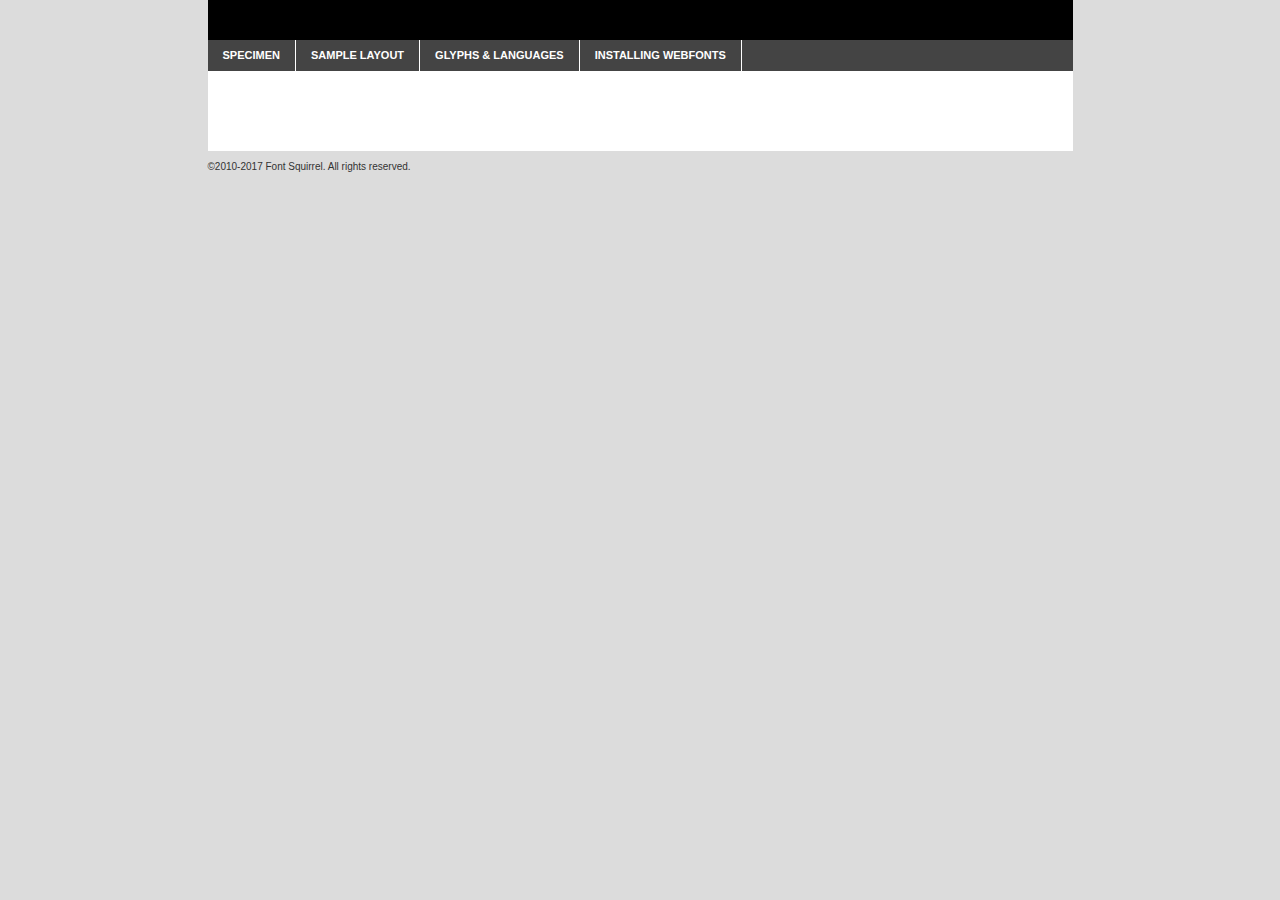
<file: webfontkit-20190529-171135/gothampro-bold-demo.html>
<!DOCTYPE html PUBLIC "-//W3C//DTD XHTML 1.0 Transitional//EN"
	"http://www.w3.org/TR/xhtml1/DTD/xhtml1-transitional.dtd">

<html xmlns="http://www.w3.org/1999/xhtml" xml:lang="en" lang="en">
<head>
	<meta http-equiv="Content-Type" content="text/html; charset=utf-8" />
	<script src="http://ajax.googleapis.com/ajax/libs/jquery/1.7.2/jquery.min.js" type="text/javascript" charset="utf-8"></script>
	<script type="text/javascript">
	(function($){$.fn.easyTabs=function(option){var param=jQuery.extend({fadeSpeed:"fast",defaultContent:1,activeClass:'active'},option);$(this).each(function(){var thisId="#"+this.id;if(param.defaultContent==''){param.defaultContent=1;}
	if(typeof param.defaultContent=="number")
	{var defaultTab=$(thisId+" .tabs li:eq("+(param.defaultContent-1)+") a").attr('href').substr(1);}else{var defaultTab=param.defaultContent;}
	$(thisId+" .tabs li a").each(function(){var tabToHide=$(this).attr('href').substr(1);$("#"+tabToHide).addClass('easytabs-tab-content');});hideAll();changeContent(defaultTab);function hideAll(){$(thisId+" .easytabs-tab-content").hide();}
	function changeContent(tabId){hideAll();$(thisId+" .tabs li").removeClass(param.activeClass);$(thisId+" .tabs li a[href=#"+tabId+"]").closest('li').addClass(param.activeClass);if(param.fadeSpeed!="none")
	{$(thisId+" #"+tabId).fadeIn(param.fadeSpeed);}else{$(thisId+" #"+tabId).show();}}
	$(thisId+" .tabs li").click(function(){var tabId=$(this).find('a').attr('href').substr(1);changeContent(tabId);return false;});});}})(jQuery);
	</script>
	<link rel="stylesheet" href="specimen_files/specimen_stylesheet.css" type="text/css" charset="utf-8" />
	<link rel="stylesheet" href="stylesheet.css" type="text/css" charset="utf-8" />

	<style type="text/css">
					body{
				font-family: 'webfontregular';
							}
		</style>

	<title>  Specimen</title>
	
	
	<script type="text/javascript" charset="utf-8">
		$(document).ready(function() {
			$('#container').easyTabs({defaultContent:1});
		});
	</script>
</head>

<body>
<div id="container">
	<div id="header">
		 	</div>
	<ul class="tabs">
		<li><a href="#specimen">Specimen</a></li>
		<li><a href="#layout">Sample Layout</a></li>
				<li><a href="#glyphs">Glyphs &amp; Languages</a></li>
		<li><a href="#installing">Installing Webfonts</a></li>
		
	</ul>
	
	<div id="main_content">

		
			<div id="specimen">
		
				<div class="section">
					<div class="grid12 firstcol">
						<div class="huge">AaBb</div>
					</div>
				</div>
		
				<div class="section">
					<div class="glyph_range">A&#x200B;B&#x200b;C&#x200b;D&#x200b;E&#x200b;F&#x200b;G&#x200b;H&#x200b;I&#x200b;J&#x200b;K&#x200b;L&#x200b;M&#x200b;N&#x200b;O&#x200b;P&#x200b;Q&#x200b;R&#x200b;S&#x200b;T&#x200b;U&#x200b;V&#x200b;W&#x200b;X&#x200b;Y&#x200b;Z&#x200b;a&#x200b;b&#x200b;c&#x200b;d&#x200b;e&#x200b;f&#x200b;g&#x200b;h&#x200b;i&#x200b;j&#x200b;k&#x200b;l&#x200b;m&#x200b;n&#x200b;o&#x200b;p&#x200b;q&#x200b;r&#x200b;s&#x200b;t&#x200b;u&#x200b;v&#x200b;w&#x200b;x&#x200b;y&#x200b;z&#x200b;1&#x200b;2&#x200b;3&#x200b;4&#x200b;5&#x200b;6&#x200b;7&#x200b;8&#x200b;9&#x200b;0&#x200b;&amp;&#x200b;.&#x200b;,&#x200b;?&#x200b;!&#x200b;&#64;&#x200b;(&#x200b;)&#x200b;#&#x200b;$&#x200b;%&#x200b;*&#x200b;+&#x200b;-&#x200b;=&#x200b;:&#x200b;;</div>
				</div>
				<div class="section">
					<div class="grid12 firstcol">
						<table class="sample_table">
							<tr><td>10</td><td class="size10">abcdefghijklmnopqrstuvwxyzABCDEFGHIJKLMNOPQRSTUVWXYZ0123456789abcdefghijklmnopqrstuvwxyzABCDEFGHIJKLMNOPQRSTUVWXYZ0123456789abcdefghijklmnopqrstuvwxyzABCDEFGHIJKLMNOPQRSTUVWXYZ</td></tr>
							<tr><td>11</td><td class="size11">abcdefghijklmnopqrstuvwxyzABCDEFGHIJKLMNOPQRSTUVWXYZ0123456789abcdefghijklmnopqrstuvwxyzABCDEFGHIJKLMNOPQRSTUVWXYZ0123456789abcdefghijklmnopqrstuvwxyzABCDEFGHIJKLMNOPQRSTUVWXYZ</td></tr>
							<tr><td>12</td><td class="size12">abcdefghijklmnopqrstuvwxyzABCDEFGHIJKLMNOPQRSTUVWXYZ0123456789abcdefghijklmnopqrstuvwxyzABCDEFGHIJKLMNOPQRSTUVWXYZ0123456789abcdefghijklmnopqrstuvwxyzABCDEFGHIJKLMNOPQRSTUVWXYZ</td></tr>
							<tr><td>13</td><td class="size13">abcdefghijklmnopqrstuvwxyzABCDEFGHIJKLMNOPQRSTUVWXYZ0123456789abcdefghijklmnopqrstuvwxyzABCDEFGHIJKLMNOPQRSTUVWXYZ0123456789abcdefghijklmnopqrstuvwxyzABCDEFGHIJKLMNOPQRSTUVWXYZ</td></tr>
							<tr><td>14</td><td class="size14">abcdefghijklmnopqrstuvwxyzABCDEFGHIJKLMNOPQRSTUVWXYZ0123456789abcdefghijklmnopqrstuvwxyzABCDEFGHIJKLMNOPQRSTUVWXYZ0123456789abcdefghijklmnopqrstuvwxyzABCDEFGHIJKLMNOPQRSTUVWXYZ</td></tr>
							<tr><td>16</td><td class="size16">abcdefghijklmnopqrstuvwxyzABCDEFGHIJKLMNOPQRSTUVWXYZ0123456789abcdefghijklmnopqrstuvwxyzABCDEFGHIJKLMNOPQRSTUVWXYZ</td></tr>
							<tr><td>18</td><td class="size18">abcdefghijklmnopqrstuvwxyzABCDEFGHIJKLMNOPQRSTUVWXYZ0123456789abcdefghijklmnopqrstuvwxyzABCDEFGHIJKLMNOPQRSTUVWXYZ</td></tr>
							<tr><td>20</td><td class="size20">abcdefghijklmnopqrstuvwxyzABCDEFGHIJKLMNOPQRSTUVWXYZ0123456789abcdefghijklmnopqrstuvwxyzABCDEFGHIJKLMNOPQRSTUVWXYZ</td></tr>
							<tr><td>24</td><td class="size24">abcdefghijklmnopqrstuvwxyzABCDEFGHIJKLMNOPQRSTUVWXYZ0123456789abcdefghijklmnopqrstuvwxyzABCDEFGHIJKLMNOPQRSTUVWXYZ</td></tr>
							<tr><td>30</td><td class="size30">abcdefghijklmnopqrstuvwxyzABCDEFGHIJKLMNOPQRSTUVWXYZ0123456789abcdefghijklmnopqrstuvwxyzABCDEFGHIJKLMNOPQRSTUVWXYZ</td></tr>
							<tr><td>36</td><td class="size36">abcdefghijklmnopqrstuvwxyzABCDEFGHIJKLMNOPQRSTUVWXYZ0123456789abcdefghijklmnopqrstuvwxyzABCDEFGHIJKLMNOPQRSTUVWXYZ</td></tr>
							<tr><td>48</td><td class="size48">abcdefghijklmnopqrstuvwxyzABCDEFGHIJKLMNOPQRSTUVWXYZ0123456789abcdefghijklmnopqrstuvwxyzABCDEFGHIJKLMNOPQRSTUVWXYZ</td></tr>
							<tr><td>60</td><td class="size60">abcdefghijklmnopqrstuvwxyzABCDEFGHIJKLMNOPQRSTUVWXYZ0123456789abcdefghijklmnopqrstuvwxyzABCDEFGHIJKLMNOPQRSTUVWXYZ</td></tr>
							<tr><td>72</td><td class="size72">abcdefghijklmnopqrstuvwxyzABCDEFGHIJKLMNOPQRSTUVWXYZ0123456789abcdefghijklmnopqrstuvwxyzABCDEFGHIJKLMNOPQRSTUVWXYZ</td></tr>
							<tr><td>90</td><td class="size90">abcdefghijklmnopqrstuvwxyzABCDEFGHIJKLMNOPQRSTUVWXYZ0123456789abcdefghijklmnopqrstuvwxyzABCDEFGHIJKLMNOPQRSTUVWXYZ</td></tr>
						</table>
				
					</div>
			
				</div>
		
		
		
								<div class="section" id="bodycomparison">


										<div id="xheight">
				<div class="fontbody">&#x25FC;&#x25FC;&#x25FC;&#x25FC;&#x25FC;&#x25FC;&#x25FC;&#x25FC;&#x25FC;&#x25FC;&#x25FC;&#x25FC;&#x25FC;&#x25FC;&#x25FC;&#x25FC;&#x25FC;&#x25FC;&#x25FC;&#x25FC;&#x25FC;&#x25FC;&#x25FC;&#x25FC;&#x25FC;&#x25FC;&#x25FC;&#x25FC;&#x25FC;&#x25FC;&#x25FC;&#x25FC;&#x25FC;&#x25FC;&#x25FC;&#x25FC;&#x25FC;&#x25FC;&#x25FC;&#x25FC;&#x25FC;&#x25FC;&#x25FC;&#x25FC;&#x25FC;&#x25FC;&#x25FC;&#x25FC;&#x25FC;&#x25FC;&#x25FC;&#x25FC;&#x25FC;&#x25FC;&#x25FC;&#x25FC;&#x25FC;&#x25FC;&#x25FC;&#x25FC;&#x25FC;&#x25FC;&#x25FC;&#x25FC;&#x25FC;&#x25FC;&#x25FC;&#x25FC;&#x25FC;&#x25FC;&#x25FC;&#x25FC;&#x25FC;&#x25FC;&#x25FC;&#x25FC;&#x25FC;&#x25FC;&#x25FC;&#x25FC;&#x25FC;&#x25FC;&#x25FC;&#x25FC;&#x25FC;&#x25FC;&#x25FC;&#x25FC;&#x25FC;&#x25FC;&#x25FC;&#x25FC;&#x25FC;&#x25FC;&#x25FC;&#x25FC;&#x25FC;&#x25FC;&#x25FC;body</div><div class="arialbody">body</div><div class="verdanabody">body</div><div class="georgiabody">body</div></div>
										<div class="fontbody" style="z-index:1">
											body<span> </span>
										</div>
										<div class="arialbody" style="z-index:1">
											body<span>Arial</span>
										</div>
										<div class="verdanabody" style="z-index:1">
											body<span>Verdana</span>
										</div>
										<div class="georgiabody" style="z-index:1">
											body<span>Georgia</span>
										</div>



								</div>
		
		
				<div class="section psample psample_row1" id="">
					
					<div class="grid2 firstcol">
						<p class="size10"><span>10.</span>Aenean lacinia bibendum nulla sed consectetur. Fusce dapibus, tellus ac cursus commodo, tortor mauris condimentum nibh, ut fermentum massa justo sit amet risus. Nullam id dolor id nibh ultricies vehicula ut id elit. Cum sociis natoque penatibus et magnis dis parturient montes, nascetur ridiculus mus. Nulla vitae elit libero, a pharetra augue.</p>
			
					</div>
					<div class="grid3">
						<p class="size11"><span>11.</span>Aenean lacinia bibendum nulla sed consectetur. Fusce dapibus, tellus ac cursus commodo, tortor mauris condimentum nibh, ut fermentum massa justo sit amet risus. Nullam id dolor id nibh ultricies vehicula ut id elit. Cum sociis natoque penatibus et magnis dis parturient montes, nascetur ridiculus mus. Nulla vitae elit libero, a pharetra augue.</p>
			
					</div>
					<div class="grid3">
						<p class="size12"><span>12.</span>Aenean lacinia bibendum nulla sed consectetur. Fusce dapibus, tellus ac cursus commodo, tortor mauris condimentum nibh, ut fermentum massa justo sit amet risus. Nullam id dolor id nibh ultricies vehicula ut id elit. Cum sociis natoque penatibus et magnis dis parturient montes, nascetur ridiculus mus. Nulla vitae elit libero, a pharetra augue.</p>
			
					</div>
					<div class="grid4">
						<p class="size13"><span>13.</span>Aenean lacinia bibendum nulla sed consectetur. Fusce dapibus, tellus ac cursus commodo, tortor mauris condimentum nibh, ut fermentum massa justo sit amet risus. Nullam id dolor id nibh ultricies vehicula ut id elit. Cum sociis natoque penatibus et magnis dis parturient montes, nascetur ridiculus mus. Nulla vitae elit libero, a pharetra augue.</p>
			
					</div>
					<div class="white_blend"></div>
					
				</div>
				<div class="section psample psample_row2" id="">
					<div class="grid3 firstcol">
						<p class="size14"><span>14.</span>Aenean lacinia bibendum nulla sed consectetur. Fusce dapibus, tellus ac cursus commodo, tortor mauris condimentum nibh, ut fermentum massa justo sit amet risus. Nullam id dolor id nibh ultricies vehicula ut id elit. Cum sociis natoque penatibus et magnis dis parturient montes, nascetur ridiculus mus. Nulla vitae elit libero, a pharetra augue.</p>
			
					</div>
					<div class="grid4">
						<p class="size16"><span>16.</span>Aenean lacinia bibendum nulla sed consectetur. Fusce dapibus, tellus ac cursus commodo, tortor mauris condimentum nibh, ut fermentum massa justo sit amet risus. Nullam id dolor id nibh ultricies vehicula ut id elit. Cum sociis natoque penatibus et magnis dis parturient montes, nascetur ridiculus mus. Nulla vitae elit libero, a pharetra augue.</p>
			
					</div>
					<div class="grid5">
						<p class="size18"><span>18.</span>Aenean lacinia bibendum nulla sed consectetur. Fusce dapibus, tellus ac cursus commodo, tortor mauris condimentum nibh, ut fermentum massa justo sit amet risus. Nullam id dolor id nibh ultricies vehicula ut id elit. Cum sociis natoque penatibus et magnis dis parturient montes, nascetur ridiculus mus. Nulla vitae elit libero, a pharetra augue.</p>
			
					</div>

					<div class="white_blend"></div>

				</div>
				
				<div class="section psample psample_row3" id="">
					<div class="grid5 firstcol">
						<p class="size20"><span>20.</span>Aenean lacinia bibendum nulla sed consectetur. Fusce dapibus, tellus ac cursus commodo, tortor mauris condimentum nibh, ut fermentum massa justo sit amet risus. Nullam id dolor id nibh ultricies vehicula ut id elit. Cum sociis natoque penatibus et magnis dis parturient montes, nascetur ridiculus mus. Nulla vitae elit libero, a pharetra augue.</p>
					</div>
					<div class="grid7">
						<p class="size24"><span>24.</span>Aenean lacinia bibendum nulla sed consectetur. Fusce dapibus, tellus ac cursus commodo, tortor mauris condimentum nibh, ut fermentum massa justo sit amet risus. Nullam id dolor id nibh ultricies vehicula ut id elit. Cum sociis natoque penatibus et magnis dis parturient montes, nascetur ridiculus mus. Nulla vitae elit libero, a pharetra augue.</p>
					</div>
					
					<div class="white_blend"></div>
					
				</div>
				
				<div class="section psample psample_row4" id="">
					<div class="grid12 firstcol">
						<p class="size30"><span>30.</span>Aenean lacinia bibendum nulla sed consectetur. Fusce dapibus, tellus ac cursus commodo, tortor mauris condimentum nibh, ut fermentum massa justo sit amet risus. Nullam id dolor id nibh ultricies vehicula ut id elit. Cum sociis natoque penatibus et magnis dis parturient montes, nascetur ridiculus mus. Nulla vitae elit libero, a pharetra augue.</p>
					</div>
					<div class="white_blend"></div>
					
				</div>
				
				
				
				<div class="section psample psample_row1 fullreverse">
					<div class="grid2 firstcol">
						<p class="size10"><span>10.</span>Aenean lacinia bibendum nulla sed consectetur. Fusce dapibus, tellus ac cursus commodo, tortor mauris condimentum nibh, ut fermentum massa justo sit amet risus. Nullam id dolor id nibh ultricies vehicula ut id elit. Cum sociis natoque penatibus et magnis dis parturient montes, nascetur ridiculus mus. Nulla vitae elit libero, a pharetra augue.</p>
			
					</div>
					<div class="grid3">
						<p class="size11"><span>11.</span>Aenean lacinia bibendum nulla sed consectetur. Fusce dapibus, tellus ac cursus commodo, tortor mauris condimentum nibh, ut fermentum massa justo sit amet risus. Nullam id dolor id nibh ultricies vehicula ut id elit. Cum sociis natoque penatibus et magnis dis parturient montes, nascetur ridiculus mus. Nulla vitae elit libero, a pharetra augue.</p>
			
					</div>
					<div class="grid3">
						<p class="size12"><span>12.</span>Aenean lacinia bibendum nulla sed consectetur. Fusce dapibus, tellus ac cursus commodo, tortor mauris condimentum nibh, ut fermentum massa justo sit amet risus. Nullam id dolor id nibh ultricies vehicula ut id elit. Cum sociis natoque penatibus et magnis dis parturient montes, nascetur ridiculus mus. Nulla vitae elit libero, a pharetra augue.</p>
			
					</div>
					<div class="grid4">
						<p class="size13"><span>13.</span>Aenean lacinia bibendum nulla sed consectetur. Fusce dapibus, tellus ac cursus commodo, tortor mauris condimentum nibh, ut fermentum massa justo sit amet risus. Nullam id dolor id nibh ultricies vehicula ut id elit. Cum sociis natoque penatibus et magnis dis parturient montes, nascetur ridiculus mus. Nulla vitae elit libero, a pharetra augue.</p>
			
					</div>
					<div class="black_blend"></div>
					
				</div>
				
				<div class="section psample psample_row2 fullreverse">
					<div class="grid3 firstcol">
						<p class="size14"><span>14.</span>Aenean lacinia bibendum nulla sed consectetur. Fusce dapibus, tellus ac cursus commodo, tortor mauris condimentum nibh, ut fermentum massa justo sit amet risus. Nullam id dolor id nibh ultricies vehicula ut id elit. Cum sociis natoque penatibus et magnis dis parturient montes, nascetur ridiculus mus. Nulla vitae elit libero, a pharetra augue.</p>
			
					</div>
					<div class="grid4">
						<p class="size16"><span>16.</span>Aenean lacinia bibendum nulla sed consectetur. Fusce dapibus, tellus ac cursus commodo, tortor mauris condimentum nibh, ut fermentum massa justo sit amet risus. Nullam id dolor id nibh ultricies vehicula ut id elit. Cum sociis natoque penatibus et magnis dis parturient montes, nascetur ridiculus mus. Nulla vitae elit libero, a pharetra augue.</p>
			
					</div>
					<div class="grid5">
						<p class="size18"><span>18.</span>Aenean lacinia bibendum nulla sed consectetur. Fusce dapibus, tellus ac cursus commodo, tortor mauris condimentum nibh, ut fermentum massa justo sit amet risus. Nullam id dolor id nibh ultricies vehicula ut id elit. Cum sociis natoque penatibus et magnis dis parturient montes, nascetur ridiculus mus. Nulla vitae elit libero, a pharetra augue.</p>
			
					</div>
					<div class="black_blend"></div>

				</div>
				
				<div class="section psample fullreverse psample_row3" id="">
					<div class="grid5 firstcol">
						<p class="size20"><span>20.</span>Aenean lacinia bibendum nulla sed consectetur. Fusce dapibus, tellus ac cursus commodo, tortor mauris condimentum nibh, ut fermentum massa justo sit amet risus. Nullam id dolor id nibh ultricies vehicula ut id elit. Cum sociis natoque penatibus et magnis dis parturient montes, nascetur ridiculus mus. Nulla vitae elit libero, a pharetra augue.</p>
					</div>
					<div class="grid7">
						<p class="size24"><span>24.</span>Aenean lacinia bibendum nulla sed consectetur. Fusce dapibus, tellus ac cursus commodo, tortor mauris condimentum nibh, ut fermentum massa justo sit amet risus. Nullam id dolor id nibh ultricies vehicula ut id elit. Cum sociis natoque penatibus et magnis dis parturient montes, nascetur ridiculus mus. Nulla vitae elit libero, a pharetra augue.</p>
					</div>
					
					<div class="black_blend"></div>
					
				</div>
				
				<div class="section psample fullreverse psample_row4" id="" style="border-bottom: 20px #000 solid;">
					<div class="grid12 firstcol">
						<p class="size30"><span>30.</span>Aenean lacinia bibendum nulla sed consectetur. Fusce dapibus, tellus ac cursus commodo, tortor mauris condimentum nibh, ut fermentum massa justo sit amet risus. Nullam id dolor id nibh ultricies vehicula ut id elit. Cum sociis natoque penatibus et magnis dis parturient montes, nascetur ridiculus mus. Nulla vitae elit libero, a pharetra augue.</p>
					</div>
					<div class="black_blend"></div>
					
				</div>
				
				
				
				
			</div>
			
			<div id="layout">
				
				<div class="section">
					
					<div class="grid12 firstcol">
						<h1>Lorem Ipsum Dolor</h1>
						<h2>Etiam porta sem malesuada magna mollis euismod</h2>
						
						<p class="byline">By <a href="#link">Aenean Lacinia</a></p>
					</div>
				</div>
				<div class="section">
					<div class="grid8 firstcol">
						<p class="large">Donec sed odio dui. Morbi leo risus, porta ac consectetur ac, vestibulum at eros. Fusce dapibus, tellus ac cursus commodo, tortor mauris condimentum nibh, ut fermentum massa justo sit amet risus. </p>

						
						<h3>Pellentesque ornare sem</h3>

						<p>Maecenas sed diam eget risus varius blandit sit amet non magna. Maecenas faucibus mollis interdum. Donec ullamcorper nulla non metus auctor fringilla. Nullam id dolor id nibh ultricies vehicula ut id elit. Nullam id dolor id nibh ultricies vehicula ut id elit. </p>

						<p>Aenean eu leo quam. Pellentesque ornare sem lacinia quam venenatis vestibulum. Lorem ipsum dolor sit amet, consectetur adipiscing elit. Cum sociis natoque penatibus et magnis dis parturient montes, nascetur ridiculus mus. </p>

						<p>Nulla vitae elit libero, a pharetra augue. Praesent commodo cursus magna, vel scelerisque nisl consectetur et. Aenean lacinia bibendum nulla sed consectetur. </p>

						<p>Nullam quis risus eget urna mollis ornare vel eu leo. Nullam quis risus eget urna mollis ornare vel eu leo. Maecenas sed diam eget risus varius blandit sit amet non magna. Donec ullamcorper nulla non metus auctor fringilla. </p>

						<h3>Cras mattis consectetur</h3>

						<p>Aenean eu leo quam. Pellentesque ornare sem lacinia quam venenatis vestibulum. Aenean lacinia bibendum nulla sed consectetur. Integer posuere erat a ante venenatis dapibus posuere velit aliquet. Cras mattis consectetur purus sit amet fermentum. </p>

						<p>Nullam id dolor id nibh ultricies vehicula ut id elit. Nullam quis risus eget urna mollis ornare vel eu leo. Cras mattis consectetur purus sit amet fermentum.</p>
					</div>
					
					<div class="grid4 sidebar">
						
						<div class="box reverse">
							<p class="last">Nullam quis risus eget urna mollis ornare vel eu leo. Donec ullamcorper nulla non metus auctor fringilla. Cras mattis consectetur purus sit amet fermentum. Sed posuere consectetur est at lobortis. Lorem ipsum dolor sit amet, consectetur adipiscing elit. </p>
						</div>
						
						<p class="caption">Maecenas sed diam eget risus varius.</p>

						<p>Vestibulum id ligula porta felis euismod semper. Integer posuere erat a ante venenatis dapibus posuere velit aliquet. Vestibulum id ligula porta felis euismod semper. Sed posuere consectetur est at lobortis. Maecenas sed diam eget risus varius blandit sit amet non magna. Fusce dapibus, tellus ac cursus commodo, tortor mauris condimentum nibh, ut fermentum massa justo sit amet risus. </p>

					

						<p>Duis mollis, est non commodo luctus, nisi erat porttitor ligula, eget lacinia odio sem nec elit. Aenean lacinia bibendum nulla sed consectetur. Vivamus sagittis lacus vel augue laoreet rutrum faucibus dolor auctor. Aenean lacinia bibendum nulla sed consectetur. Nullam quis risus eget urna mollis ornare vel eu leo. </p>

						<p>Praesent commodo cursus magna, vel scelerisque nisl consectetur et. Donec ullamcorper nulla non metus auctor fringilla. Maecenas faucibus mollis interdum. Fusce dapibus, tellus ac cursus commodo, tortor mauris condimentum nibh, ut fermentum massa justo sit amet risus. </p>

					</div>
				</div>
				
			</div>


			



		<div id="glyphs">
			<div class="section">
				<div class="grid12 firstcol">
			
				<h1>Language Support</h1>
				<p>The subset of   in this kit supports the following languages:<br />
			
					Albanian, Basque, Breton, Chamorro, Cyrillic, Danish, Dutch, English, Faroese, Finnish, French, Frisian, Galician, German, Icelandic, Italian, Malagasy, Norwegian, Portuguese, Spanish, Alsatian, Aragonese, Arapaho, Arrernte, Asturian, Aymara, Bislama, Cebuano, Corsican, Fijian, French_creole, Genoese, Gilbertese, Greenlandic, Haitian_creole, Hiligaynon, Hmong, Hopi, Ibanag, Iloko_ilokano, Indonesian, Interglossa_glosa, Interlingua, Irish_gaelic, Jerriais, Lojban, Lombard, Luxembourgeois, Manx, Mohawk, Norfolk_pitcairnese, Occitan, Oromo, Pangasinan, Papiamento, Piedmontese, Potawatomi, Rhaeto-romance, Romansh, Rotokas, Sami_lule, Samoan, Sardinian, Scots_gaelic, Seychelles_creole, Shona, Sicilian, Somali, Southern_ndebele, Swahili, Swati_swazi, Tagalog_filipino_pilipino, Tetum, Tok_pisin, Uyghur_latinized, Volapuk, Walloon, Warlpiri, Xhosa, Yapese, Zulu, Latinbasic, Ubasic, Demo				</p>
				<h1>Glyph Chart</h1>
				<p>The subset of   in this kit includes all the glyphs listed below. Unicode entities are included above each glyph to help you insert individual characters into your layout.</p>
				<div id="glyph_chart">
			
																				 <div><p>&amp;#13;</p>&#13;</div>
																				 <div><p>&amp;#32;</p>&#32;</div>
																				 <div><p>&amp;#33;</p>&#33;</div>
																				 <div><p>&amp;#34;</p>&#34;</div>
																				 <div><p>&amp;#35;</p>&#35;</div>
																				 <div><p>&amp;#36;</p>&#36;</div>
																				 <div><p>&amp;#37;</p>&#37;</div>
																				 <div><p>&amp;#38;</p>&#38;</div>
																				 <div><p>&amp;#39;</p>&#39;</div>
																				 <div><p>&amp;#40;</p>&#40;</div>
																				 <div><p>&amp;#41;</p>&#41;</div>
																				 <div><p>&amp;#42;</p>&#42;</div>
																				 <div><p>&amp;#43;</p>&#43;</div>
																				 <div><p>&amp;#44;</p>&#44;</div>
																				 <div><p>&amp;#45;</p>&#45;</div>
																				 <div><p>&amp;#46;</p>&#46;</div>
																				 <div><p>&amp;#47;</p>&#47;</div>
																				 <div><p>&amp;#48;</p>&#48;</div>
																				 <div><p>&amp;#49;</p>&#49;</div>
																				 <div><p>&amp;#50;</p>&#50;</div>
																				 <div><p>&amp;#51;</p>&#51;</div>
																				 <div><p>&amp;#52;</p>&#52;</div>
																				 <div><p>&amp;#53;</p>&#53;</div>
																				 <div><p>&amp;#54;</p>&#54;</div>
																				 <div><p>&amp;#55;</p>&#55;</div>
																				 <div><p>&amp;#56;</p>&#56;</div>
																				 <div><p>&amp;#57;</p>&#57;</div>
																				 <div><p>&amp;#58;</p>&#58;</div>
																				 <div><p>&amp;#59;</p>&#59;</div>
																				 <div><p>&amp;#60;</p>&#60;</div>
																				 <div><p>&amp;#61;</p>&#61;</div>
																				 <div><p>&amp;#62;</p>&#62;</div>
																				 <div><p>&amp;#63;</p>&#63;</div>
																				 <div><p>&amp;#64;</p>&#64;</div>
																				 <div><p>&amp;#65;</p>&#65;</div>
																				 <div><p>&amp;#66;</p>&#66;</div>
																				 <div><p>&amp;#67;</p>&#67;</div>
																				 <div><p>&amp;#68;</p>&#68;</div>
																				 <div><p>&amp;#69;</p>&#69;</div>
																				 <div><p>&amp;#70;</p>&#70;</div>
																				 <div><p>&amp;#71;</p>&#71;</div>
																				 <div><p>&amp;#72;</p>&#72;</div>
																				 <div><p>&amp;#73;</p>&#73;</div>
																				 <div><p>&amp;#74;</p>&#74;</div>
																				 <div><p>&amp;#75;</p>&#75;</div>
																				 <div><p>&amp;#76;</p>&#76;</div>
																				 <div><p>&amp;#77;</p>&#77;</div>
																				 <div><p>&amp;#78;</p>&#78;</div>
																				 <div><p>&amp;#79;</p>&#79;</div>
																				 <div><p>&amp;#80;</p>&#80;</div>
																				 <div><p>&amp;#81;</p>&#81;</div>
																				 <div><p>&amp;#82;</p>&#82;</div>
																				 <div><p>&amp;#83;</p>&#83;</div>
																				 <div><p>&amp;#84;</p>&#84;</div>
																				 <div><p>&amp;#85;</p>&#85;</div>
																				 <div><p>&amp;#86;</p>&#86;</div>
																				 <div><p>&amp;#87;</p>&#87;</div>
																				 <div><p>&amp;#88;</p>&#88;</div>
																				 <div><p>&amp;#89;</p>&#89;</div>
																				 <div><p>&amp;#90;</p>&#90;</div>
																				 <div><p>&amp;#91;</p>&#91;</div>
																				 <div><p>&amp;#92;</p>&#92;</div>
																				 <div><p>&amp;#93;</p>&#93;</div>
																				 <div><p>&amp;#94;</p>&#94;</div>
																				 <div><p>&amp;#95;</p>&#95;</div>
																				 <div><p>&amp;#96;</p>&#96;</div>
																				 <div><p>&amp;#97;</p>&#97;</div>
																				 <div><p>&amp;#98;</p>&#98;</div>
																				 <div><p>&amp;#99;</p>&#99;</div>
																				 <div><p>&amp;#100;</p>&#100;</div>
																				 <div><p>&amp;#101;</p>&#101;</div>
																				 <div><p>&amp;#102;</p>&#102;</div>
																				 <div><p>&amp;#103;</p>&#103;</div>
																				 <div><p>&amp;#104;</p>&#104;</div>
																				 <div><p>&amp;#105;</p>&#105;</div>
																				 <div><p>&amp;#106;</p>&#106;</div>
																				 <div><p>&amp;#107;</p>&#107;</div>
																				 <div><p>&amp;#108;</p>&#108;</div>
																				 <div><p>&amp;#109;</p>&#109;</div>
																				 <div><p>&amp;#110;</p>&#110;</div>
																				 <div><p>&amp;#111;</p>&#111;</div>
																				 <div><p>&amp;#112;</p>&#112;</div>
																				 <div><p>&amp;#113;</p>&#113;</div>
																				 <div><p>&amp;#114;</p>&#114;</div>
																				 <div><p>&amp;#115;</p>&#115;</div>
																				 <div><p>&amp;#116;</p>&#116;</div>
																				 <div><p>&amp;#117;</p>&#117;</div>
																				 <div><p>&amp;#118;</p>&#118;</div>
																				 <div><p>&amp;#119;</p>&#119;</div>
																				 <div><p>&amp;#120;</p>&#120;</div>
																				 <div><p>&amp;#121;</p>&#121;</div>
																				 <div><p>&amp;#122;</p>&#122;</div>
																				 <div><p>&amp;#123;</p>&#123;</div>
																				 <div><p>&amp;#124;</p>&#124;</div>
																				 <div><p>&amp;#125;</p>&#125;</div>
																				 <div><p>&amp;#126;</p>&#126;</div>
																				 <div><p>&amp;#160;</p>&#160;</div>
																				 <div><p>&amp;#161;</p>&#161;</div>
																				 <div><p>&amp;#162;</p>&#162;</div>
																				 <div><p>&amp;#163;</p>&#163;</div>
																				 <div><p>&amp;#165;</p>&#165;</div>
																				 <div><p>&amp;#167;</p>&#167;</div>
																				 <div><p>&amp;#168;</p>&#168;</div>
																				 <div><p>&amp;#169;</p>&#169;</div>
																				 <div><p>&amp;#170;</p>&#170;</div>
																				 <div><p>&amp;#171;</p>&#171;</div>
																				 <div><p>&amp;#172;</p>&#172;</div>
																				 <div><p>&amp;#173;</p>&#173;</div>
																				 <div><p>&amp;#174;</p>&#174;</div>
																				 <div><p>&amp;#176;</p>&#176;</div>
																				 <div><p>&amp;#177;</p>&#177;</div>
																				 <div><p>&amp;#180;</p>&#180;</div>
																				 <div><p>&amp;#181;</p>&#181;</div>
																				 <div><p>&amp;#182;</p>&#182;</div>
																				 <div><p>&amp;#183;</p>&#183;</div>
																				 <div><p>&amp;#184;</p>&#184;</div>
																				 <div><p>&amp;#186;</p>&#186;</div>
																				 <div><p>&amp;#187;</p>&#187;</div>
																				 <div><p>&amp;#191;</p>&#191;</div>
																				 <div><p>&amp;#192;</p>&#192;</div>
																				 <div><p>&amp;#193;</p>&#193;</div>
																				 <div><p>&amp;#194;</p>&#194;</div>
																				 <div><p>&amp;#195;</p>&#195;</div>
																				 <div><p>&amp;#196;</p>&#196;</div>
																				 <div><p>&amp;#197;</p>&#197;</div>
																				 <div><p>&amp;#198;</p>&#198;</div>
																				 <div><p>&amp;#199;</p>&#199;</div>
																				 <div><p>&amp;#200;</p>&#200;</div>
																				 <div><p>&amp;#201;</p>&#201;</div>
																				 <div><p>&amp;#202;</p>&#202;</div>
																				 <div><p>&amp;#203;</p>&#203;</div>
																				 <div><p>&amp;#204;</p>&#204;</div>
																				 <div><p>&amp;#205;</p>&#205;</div>
																				 <div><p>&amp;#206;</p>&#206;</div>
																				 <div><p>&amp;#207;</p>&#207;</div>
																				 <div><p>&amp;#208;</p>&#208;</div>
																				 <div><p>&amp;#209;</p>&#209;</div>
																				 <div><p>&amp;#210;</p>&#210;</div>
																				 <div><p>&amp;#211;</p>&#211;</div>
																				 <div><p>&amp;#212;</p>&#212;</div>
																				 <div><p>&amp;#213;</p>&#213;</div>
																				 <div><p>&amp;#214;</p>&#214;</div>
																				 <div><p>&amp;#216;</p>&#216;</div>
																				 <div><p>&amp;#217;</p>&#217;</div>
																				 <div><p>&amp;#218;</p>&#218;</div>
																				 <div><p>&amp;#219;</p>&#219;</div>
																				 <div><p>&amp;#220;</p>&#220;</div>
																				 <div><p>&amp;#221;</p>&#221;</div>
																				 <div><p>&amp;#222;</p>&#222;</div>
																				 <div><p>&amp;#223;</p>&#223;</div>
																				 <div><p>&amp;#224;</p>&#224;</div>
																				 <div><p>&amp;#225;</p>&#225;</div>
																				 <div><p>&amp;#226;</p>&#226;</div>
																				 <div><p>&amp;#227;</p>&#227;</div>
																				 <div><p>&amp;#228;</p>&#228;</div>
																				 <div><p>&amp;#229;</p>&#229;</div>
																				 <div><p>&amp;#230;</p>&#230;</div>
																				 <div><p>&amp;#231;</p>&#231;</div>
																				 <div><p>&amp;#232;</p>&#232;</div>
																				 <div><p>&amp;#233;</p>&#233;</div>
																				 <div><p>&amp;#234;</p>&#234;</div>
																				 <div><p>&amp;#235;</p>&#235;</div>
																				 <div><p>&amp;#236;</p>&#236;</div>
																				 <div><p>&amp;#237;</p>&#237;</div>
																				 <div><p>&amp;#238;</p>&#238;</div>
																				 <div><p>&amp;#239;</p>&#239;</div>
																				 <div><p>&amp;#240;</p>&#240;</div>
																				 <div><p>&amp;#241;</p>&#241;</div>
																				 <div><p>&amp;#242;</p>&#242;</div>
																				 <div><p>&amp;#243;</p>&#243;</div>
																				 <div><p>&amp;#244;</p>&#244;</div>
																				 <div><p>&amp;#245;</p>&#245;</div>
																				 <div><p>&amp;#246;</p>&#246;</div>
																				 <div><p>&amp;#247;</p>&#247;</div>
																				 <div><p>&amp;#248;</p>&#248;</div>
																				 <div><p>&amp;#249;</p>&#249;</div>
																				 <div><p>&amp;#250;</p>&#250;</div>
																				 <div><p>&amp;#251;</p>&#251;</div>
																				 <div><p>&amp;#252;</p>&#252;</div>
																				 <div><p>&amp;#253;</p>&#253;</div>
																				 <div><p>&amp;#254;</p>&#254;</div>
																				 <div><p>&amp;#255;</p>&#255;</div>
																				 <div><p>&amp;#305;</p>&#305;</div>
																				 <div><p>&amp;#338;</p>&#338;</div>
																				 <div><p>&amp;#339;</p>&#339;</div>
																				 <div><p>&amp;#376;</p>&#376;</div>
																				 <div><p>&amp;#402;</p>&#402;</div>
																				 <div><p>&amp;#710;</p>&#710;</div>
																				 <div><p>&amp;#730;</p>&#730;</div>
																				 <div><p>&amp;#732;</p>&#732;</div>
																				 <div><p>&amp;#937;</p>&#937;</div>
																				 <div><p>&amp;#960;</p>&#960;</div>
																				 <div><p>&amp;#1025;</p>&#1025;</div>
																				 <div><p>&amp;#1026;</p>&#1026;</div>
																				 <div><p>&amp;#1027;</p>&#1027;</div>
																				 <div><p>&amp;#1028;</p>&#1028;</div>
																				 <div><p>&amp;#1029;</p>&#1029;</div>
																				 <div><p>&amp;#1030;</p>&#1030;</div>
																				 <div><p>&amp;#1031;</p>&#1031;</div>
																				 <div><p>&amp;#1032;</p>&#1032;</div>
																				 <div><p>&amp;#1033;</p>&#1033;</div>
																				 <div><p>&amp;#1034;</p>&#1034;</div>
																				 <div><p>&amp;#1035;</p>&#1035;</div>
																				 <div><p>&amp;#1036;</p>&#1036;</div>
																				 <div><p>&amp;#1038;</p>&#1038;</div>
																				 <div><p>&amp;#1039;</p>&#1039;</div>
																				 <div><p>&amp;#1040;</p>&#1040;</div>
																				 <div><p>&amp;#1041;</p>&#1041;</div>
																				 <div><p>&amp;#1042;</p>&#1042;</div>
																				 <div><p>&amp;#1043;</p>&#1043;</div>
																				 <div><p>&amp;#1044;</p>&#1044;</div>
																				 <div><p>&amp;#1045;</p>&#1045;</div>
																				 <div><p>&amp;#1046;</p>&#1046;</div>
																				 <div><p>&amp;#1047;</p>&#1047;</div>
																				 <div><p>&amp;#1048;</p>&#1048;</div>
																				 <div><p>&amp;#1049;</p>&#1049;</div>
																				 <div><p>&amp;#1050;</p>&#1050;</div>
																				 <div><p>&amp;#1051;</p>&#1051;</div>
																				 <div><p>&amp;#1052;</p>&#1052;</div>
																				 <div><p>&amp;#1053;</p>&#1053;</div>
																				 <div><p>&amp;#1054;</p>&#1054;</div>
																				 <div><p>&amp;#1055;</p>&#1055;</div>
																				 <div><p>&amp;#1056;</p>&#1056;</div>
																				 <div><p>&amp;#1057;</p>&#1057;</div>
																				 <div><p>&amp;#1058;</p>&#1058;</div>
																				 <div><p>&amp;#1059;</p>&#1059;</div>
																				 <div><p>&amp;#1060;</p>&#1060;</div>
																				 <div><p>&amp;#1061;</p>&#1061;</div>
																				 <div><p>&amp;#1062;</p>&#1062;</div>
																				 <div><p>&amp;#1063;</p>&#1063;</div>
																				 <div><p>&amp;#1064;</p>&#1064;</div>
																				 <div><p>&amp;#1065;</p>&#1065;</div>
																				 <div><p>&amp;#1066;</p>&#1066;</div>
																				 <div><p>&amp;#1067;</p>&#1067;</div>
																				 <div><p>&amp;#1068;</p>&#1068;</div>
																				 <div><p>&amp;#1069;</p>&#1069;</div>
																				 <div><p>&amp;#1070;</p>&#1070;</div>
																				 <div><p>&amp;#1071;</p>&#1071;</div>
																				 <div><p>&amp;#1072;</p>&#1072;</div>
																				 <div><p>&amp;#1073;</p>&#1073;</div>
																				 <div><p>&amp;#1074;</p>&#1074;</div>
																				 <div><p>&amp;#1075;</p>&#1075;</div>
																				 <div><p>&amp;#1076;</p>&#1076;</div>
																				 <div><p>&amp;#1077;</p>&#1077;</div>
																				 <div><p>&amp;#1078;</p>&#1078;</div>
																				 <div><p>&amp;#1079;</p>&#1079;</div>
																				 <div><p>&amp;#1080;</p>&#1080;</div>
																				 <div><p>&amp;#1081;</p>&#1081;</div>
																				 <div><p>&amp;#1082;</p>&#1082;</div>
																				 <div><p>&amp;#1083;</p>&#1083;</div>
																				 <div><p>&amp;#1084;</p>&#1084;</div>
																				 <div><p>&amp;#1085;</p>&#1085;</div>
																				 <div><p>&amp;#1086;</p>&#1086;</div>
																				 <div><p>&amp;#1087;</p>&#1087;</div>
																				 <div><p>&amp;#1088;</p>&#1088;</div>
																				 <div><p>&amp;#1089;</p>&#1089;</div>
																				 <div><p>&amp;#1090;</p>&#1090;</div>
																				 <div><p>&amp;#1091;</p>&#1091;</div>
																				 <div><p>&amp;#1092;</p>&#1092;</div>
																				 <div><p>&amp;#1093;</p>&#1093;</div>
																				 <div><p>&amp;#1094;</p>&#1094;</div>
																				 <div><p>&amp;#1095;</p>&#1095;</div>
																				 <div><p>&amp;#1096;</p>&#1096;</div>
																				 <div><p>&amp;#1097;</p>&#1097;</div>
																				 <div><p>&amp;#1098;</p>&#1098;</div>
																				 <div><p>&amp;#1099;</p>&#1099;</div>
																				 <div><p>&amp;#1100;</p>&#1100;</div>
																				 <div><p>&amp;#1101;</p>&#1101;</div>
																				 <div><p>&amp;#1102;</p>&#1102;</div>
																				 <div><p>&amp;#1103;</p>&#1103;</div>
																				 <div><p>&amp;#1105;</p>&#1105;</div>
																				 <div><p>&amp;#1106;</p>&#1106;</div>
																				 <div><p>&amp;#1107;</p>&#1107;</div>
																				 <div><p>&amp;#1108;</p>&#1108;</div>
																				 <div><p>&amp;#1109;</p>&#1109;</div>
																				 <div><p>&amp;#1110;</p>&#1110;</div>
																				 <div><p>&amp;#1111;</p>&#1111;</div>
																				 <div><p>&amp;#1112;</p>&#1112;</div>
																				 <div><p>&amp;#1113;</p>&#1113;</div>
																				 <div><p>&amp;#1114;</p>&#1114;</div>
																				 <div><p>&amp;#1115;</p>&#1115;</div>
																				 <div><p>&amp;#1116;</p>&#1116;</div>
																				 <div><p>&amp;#1118;</p>&#1118;</div>
																				 <div><p>&amp;#1119;</p>&#1119;</div>
																				 <div><p>&amp;#1168;</p>&#1168;</div>
																				 <div><p>&amp;#1169;</p>&#1169;</div>
																				 <div><p>&amp;#8192;</p>&#8192;</div>
																				 <div><p>&amp;#8193;</p>&#8193;</div>
																				 <div><p>&amp;#8194;</p>&#8194;</div>
																				 <div><p>&amp;#8195;</p>&#8195;</div>
																				 <div><p>&amp;#8196;</p>&#8196;</div>
																				 <div><p>&amp;#8197;</p>&#8197;</div>
																				 <div><p>&amp;#8198;</p>&#8198;</div>
																				 <div><p>&amp;#8199;</p>&#8199;</div>
																				 <div><p>&amp;#8200;</p>&#8200;</div>
																				 <div><p>&amp;#8201;</p>&#8201;</div>
																				 <div><p>&amp;#8202;</p>&#8202;</div>
																				 <div><p>&amp;#8208;</p>&#8208;</div>
																				 <div><p>&amp;#8209;</p>&#8209;</div>
																				 <div><p>&amp;#8210;</p>&#8210;</div>
																				 <div><p>&amp;#8211;</p>&#8211;</div>
																				 <div><p>&amp;#8212;</p>&#8212;</div>
																				 <div><p>&amp;#8216;</p>&#8216;</div>
																				 <div><p>&amp;#8217;</p>&#8217;</div>
																				 <div><p>&amp;#8218;</p>&#8218;</div>
																				 <div><p>&amp;#8220;</p>&#8220;</div>
																				 <div><p>&amp;#8221;</p>&#8221;</div>
																				 <div><p>&amp;#8222;</p>&#8222;</div>
																				 <div><p>&amp;#8224;</p>&#8224;</div>
																				 <div><p>&amp;#8225;</p>&#8225;</div>
																				 <div><p>&amp;#8226;</p>&#8226;</div>
																				 <div><p>&amp;#8230;</p>&#8230;</div>
																				 <div><p>&amp;#8239;</p>&#8239;</div>
																				 <div><p>&amp;#8240;</p>&#8240;</div>
																				 <div><p>&amp;#8249;</p>&#8249;</div>
																				 <div><p>&amp;#8250;</p>&#8250;</div>
																				 <div><p>&amp;#8260;</p>&#8260;</div>
																				 <div><p>&amp;#8287;</p>&#8287;</div>
																				 <div><p>&amp;#8364;</p>&#8364;</div>
																				 <div><p>&amp;#8482;</p>&#8482;</div>
																				 <div><p>&amp;#8706;</p>&#8706;</div>
																				 <div><p>&amp;#8710;</p>&#8710;</div>
																				 <div><p>&amp;#8719;</p>&#8719;</div>
																				 <div><p>&amp;#8721;</p>&#8721;</div>
																				 <div><p>&amp;#8730;</p>&#8730;</div>
																				 <div><p>&amp;#8734;</p>&#8734;</div>
																				 <div><p>&amp;#8747;</p>&#8747;</div>
																				 <div><p>&amp;#8776;</p>&#8776;</div>
																				 <div><p>&amp;#8800;</p>&#8800;</div>
																				 <div><p>&amp;#8804;</p>&#8804;</div>
																				 <div><p>&amp;#8805;</p>&#8805;</div>
																				 <div><p>&amp;#9674;</p>&#9674;</div>
																				 <div><p>&amp;#9724;</p>&#9724;</div>
																				 <div><p>&amp;#64257;</p>&#64257;</div>
																				 <div><p>&amp;#64258;</p>&#64258;</div>
																																						</div>	
				</div>
		
		
			</div>
		</div>
		
		
		<div id="specs">
			
		</div>
	
		<div id="installing">
			<div class="section">
				<div class="grid7 firstcol">
					<h1>Installing Webfonts</h1>
					
					<p>Webfonts are supported by all major browser platforms but not all in the same way. There are currently four different font formats that must be included in order to target all browsers. This includes TTF, WOFF, EOT and SVG.</p>
					
					<h2>1. Upload your webfonts</h2>
					<p>You must upload your webfont kit to your website. They should be in or near the same directory as your CSS files.</p>
					
					<h2>2. Include the webfont stylesheet</h2>
					<p>A special CSS @font-face declaration helps the various browsers select the appropriate font it needs without causing you a bunch of headaches. Learn more about this syntax by reading the <a href="https://www.fontspring.com/blog/further-hardening-of-the-bulletproof-syntax">Fontspring blog post</a> about it. The code for it is as follows:</p>


<code>
@font-face{ 
	font-family: 'MyWebFont';
	src: url('WebFont.eot');
	src: url('WebFont.eot?#iefix') format('embedded-opentype'),
	     url('WebFont.woff') format('woff'),
	     url('WebFont.ttf') format('truetype'),
	     url('WebFont.svg#webfont') format('svg');
}
</code>

	<p>We've already gone ahead and generated the code for you. All you have to do is link to the stylesheet in your HTML, like this:</p>
	<code>&lt;link rel=&quot;stylesheet&quot; href=&quot;stylesheet.css&quot; type=&quot;text/css&quot; charset=&quot;utf-8&quot; /&gt;</code>

					<h2>3. Modify your own stylesheet</h2>
					<p>To take advantage of your new fonts, you must tell your stylesheet to use them. Look at the original @font-face declaration above and find the property called "font-family." The name linked there will be what you use to reference the font. Prepend that webfont name to the font stack in the "font-family" property, inside the selector you want to change. For example:</p>
<code>p { font-family: 'WebFont', Arial, sans-serif; }</code>

<h2>4. Test</h2>
<p>Getting webfonts to work cross-browser <em>can</em> be tricky. Use the information in the sidebar to help you if you find that fonts aren't loading in a particular browser.</p>
				</div>
				
				<div class="grid5 sidebar">
					<div class="box">
						<h2>Troubleshooting<br />Font-Face Problems</h2>
						<p>Having trouble getting your webfonts to load in your new website? Here are some tips to sort out what might be the problem.</p>

						<h3>Fonts not showing in any browser</h3>

						<p>This sounds like you need to work on the plumbing. You either did not upload the fonts to the correct directory, or you did not link the fonts properly in the CSS. If you've confirmed that all this is correct and you still have a problem, take a look at your .htaccess file and see if requests are getting intercepted.</p>

						<h3>Fonts not loading in iPhone or iPad</h3>

						<p>The most common problem here is that you are serving the fonts from an IIS server. IIS refuses to serve files that have unknown MIME types. If that is the case, you must set the MIME type for SVG to "image/svg+xml" in the server settings. Follow these instructions from Microsoft if you need help.</p>

						<h3>Fonts not loading in Firefox</h3>

						<p>The primary reason for this failure? You are still using a version Firefox older than 3.5. So upgrade already! If that isn't it, then you are very likely serving fonts from a different domain. Firefox requires that all font assets be served from the same domain. Lastly it is possible that you need to add WOFF to your list of MIME types (if you are serving via IIS.)</p>

						<h3>Fonts not loading in IE</h3>

						<p>Are you looking at Internet Explorer on an actual Windows machine or are you cheating by using a service like Adobe BrowserLab? Many of these screenshot services do not render @font-face for IE. Best to test it on a real machine.</p>

						<h3>Fonts not loading in IE9</h3>

						<p>IE9, like Firefox, requires that fonts be served from the same domain as the website. Make sure that is the case.</p>
					</div>
				</div>
			</div>
			
		</div>
	
	</div>
	<div id="footer">
		<p>&copy;2010-2017 Font Squirrel. All rights reserved.</p>
	</div>
</div>
</body>
</html>
</file>
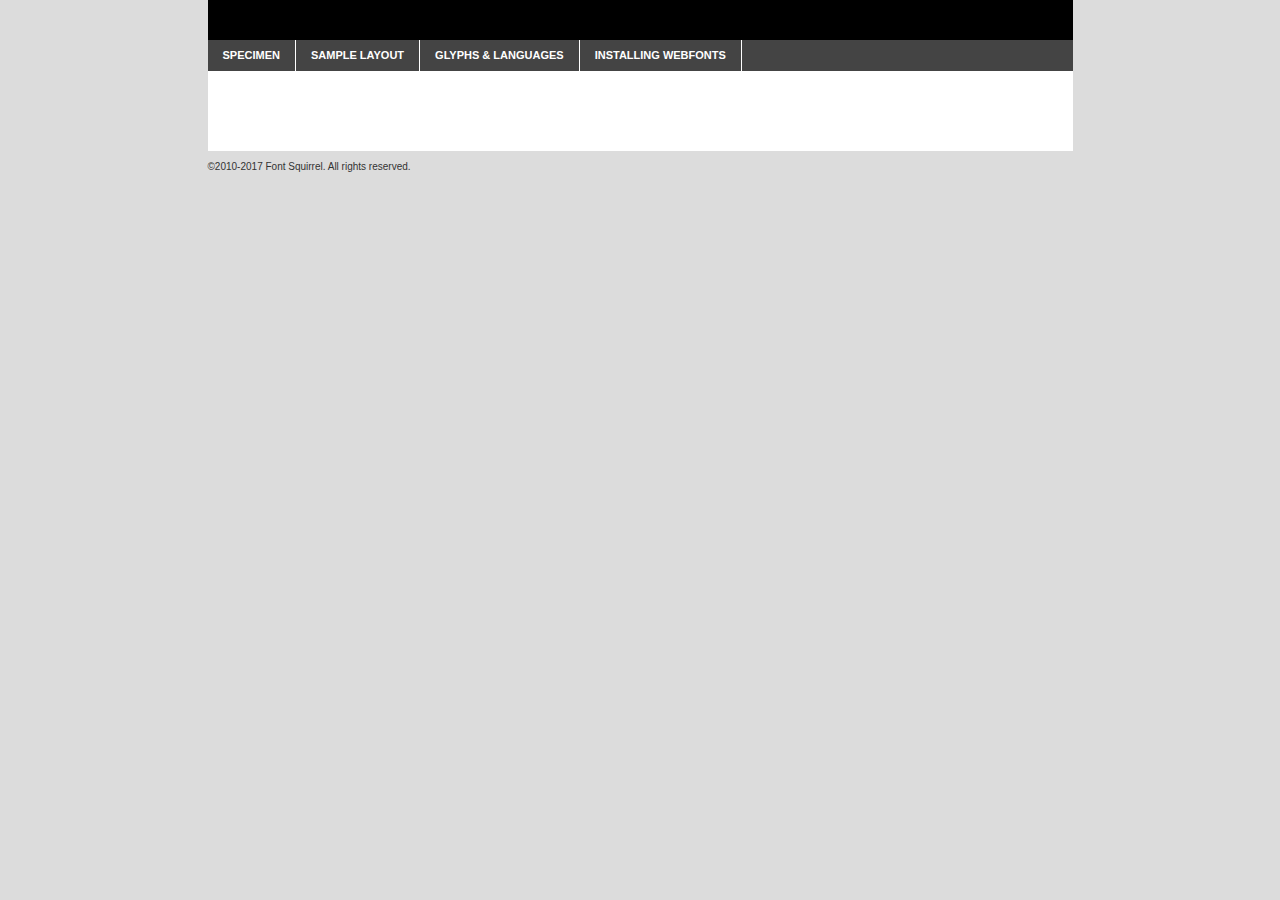
<file: webfontkit-20190529-171135/gothampro-lightitalic-demo.html>
<!DOCTYPE html PUBLIC "-//W3C//DTD XHTML 1.0 Transitional//EN"
	"http://www.w3.org/TR/xhtml1/DTD/xhtml1-transitional.dtd">

<html xmlns="http://www.w3.org/1999/xhtml" xml:lang="en" lang="en">
<head>
	<meta http-equiv="Content-Type" content="text/html; charset=utf-8" />
	<script src="http://ajax.googleapis.com/ajax/libs/jquery/1.7.2/jquery.min.js" type="text/javascript" charset="utf-8"></script>
	<script type="text/javascript">
	(function($){$.fn.easyTabs=function(option){var param=jQuery.extend({fadeSpeed:"fast",defaultContent:1,activeClass:'active'},option);$(this).each(function(){var thisId="#"+this.id;if(param.defaultContent==''){param.defaultContent=1;}
	if(typeof param.defaultContent=="number")
	{var defaultTab=$(thisId+" .tabs li:eq("+(param.defaultContent-1)+") a").attr('href').substr(1);}else{var defaultTab=param.defaultContent;}
	$(thisId+" .tabs li a").each(function(){var tabToHide=$(this).attr('href').substr(1);$("#"+tabToHide).addClass('easytabs-tab-content');});hideAll();changeContent(defaultTab);function hideAll(){$(thisId+" .easytabs-tab-content").hide();}
	function changeContent(tabId){hideAll();$(thisId+" .tabs li").removeClass(param.activeClass);$(thisId+" .tabs li a[href=#"+tabId+"]").closest('li').addClass(param.activeClass);if(param.fadeSpeed!="none")
	{$(thisId+" #"+tabId).fadeIn(param.fadeSpeed);}else{$(thisId+" #"+tabId).show();}}
	$(thisId+" .tabs li").click(function(){var tabId=$(this).find('a').attr('href').substr(1);changeContent(tabId);return false;});});}})(jQuery);
	</script>
	<link rel="stylesheet" href="specimen_files/specimen_stylesheet.css" type="text/css" charset="utf-8" />
	<link rel="stylesheet" href="stylesheet.css" type="text/css" charset="utf-8" />

	<style type="text/css">
					body{
				font-family: 'webfontregular';
							}
		</style>

	<title>  Specimen</title>
	
	
	<script type="text/javascript" charset="utf-8">
		$(document).ready(function() {
			$('#container').easyTabs({defaultContent:1});
		});
	</script>
</head>

<body>
<div id="container">
	<div id="header">
		 	</div>
	<ul class="tabs">
		<li><a href="#specimen">Specimen</a></li>
		<li><a href="#layout">Sample Layout</a></li>
				<li><a href="#glyphs">Glyphs &amp; Languages</a></li>
		<li><a href="#installing">Installing Webfonts</a></li>
		
	</ul>
	
	<div id="main_content">

		
			<div id="specimen">
		
				<div class="section">
					<div class="grid12 firstcol">
						<div class="huge">AaBb</div>
					</div>
				</div>
		
				<div class="section">
					<div class="glyph_range">A&#x200B;B&#x200b;C&#x200b;D&#x200b;E&#x200b;F&#x200b;G&#x200b;H&#x200b;I&#x200b;J&#x200b;K&#x200b;L&#x200b;M&#x200b;N&#x200b;O&#x200b;P&#x200b;Q&#x200b;R&#x200b;S&#x200b;T&#x200b;U&#x200b;V&#x200b;W&#x200b;X&#x200b;Y&#x200b;Z&#x200b;a&#x200b;b&#x200b;c&#x200b;d&#x200b;e&#x200b;f&#x200b;g&#x200b;h&#x200b;i&#x200b;j&#x200b;k&#x200b;l&#x200b;m&#x200b;n&#x200b;o&#x200b;p&#x200b;q&#x200b;r&#x200b;s&#x200b;t&#x200b;u&#x200b;v&#x200b;w&#x200b;x&#x200b;y&#x200b;z&#x200b;1&#x200b;2&#x200b;3&#x200b;4&#x200b;5&#x200b;6&#x200b;7&#x200b;8&#x200b;9&#x200b;0&#x200b;&amp;&#x200b;.&#x200b;,&#x200b;?&#x200b;!&#x200b;&#64;&#x200b;(&#x200b;)&#x200b;#&#x200b;$&#x200b;%&#x200b;*&#x200b;+&#x200b;-&#x200b;=&#x200b;:&#x200b;;</div>
				</div>
				<div class="section">
					<div class="grid12 firstcol">
						<table class="sample_table">
							<tr><td>10</td><td class="size10">abcdefghijklmnopqrstuvwxyzABCDEFGHIJKLMNOPQRSTUVWXYZ0123456789abcdefghijklmnopqrstuvwxyzABCDEFGHIJKLMNOPQRSTUVWXYZ0123456789abcdefghijklmnopqrstuvwxyzABCDEFGHIJKLMNOPQRSTUVWXYZ</td></tr>
							<tr><td>11</td><td class="size11">abcdefghijklmnopqrstuvwxyzABCDEFGHIJKLMNOPQRSTUVWXYZ0123456789abcdefghijklmnopqrstuvwxyzABCDEFGHIJKLMNOPQRSTUVWXYZ0123456789abcdefghijklmnopqrstuvwxyzABCDEFGHIJKLMNOPQRSTUVWXYZ</td></tr>
							<tr><td>12</td><td class="size12">abcdefghijklmnopqrstuvwxyzABCDEFGHIJKLMNOPQRSTUVWXYZ0123456789abcdefghijklmnopqrstuvwxyzABCDEFGHIJKLMNOPQRSTUVWXYZ0123456789abcdefghijklmnopqrstuvwxyzABCDEFGHIJKLMNOPQRSTUVWXYZ</td></tr>
							<tr><td>13</td><td class="size13">abcdefghijklmnopqrstuvwxyzABCDEFGHIJKLMNOPQRSTUVWXYZ0123456789abcdefghijklmnopqrstuvwxyzABCDEFGHIJKLMNOPQRSTUVWXYZ0123456789abcdefghijklmnopqrstuvwxyzABCDEFGHIJKLMNOPQRSTUVWXYZ</td></tr>
							<tr><td>14</td><td class="size14">abcdefghijklmnopqrstuvwxyzABCDEFGHIJKLMNOPQRSTUVWXYZ0123456789abcdefghijklmnopqrstuvwxyzABCDEFGHIJKLMNOPQRSTUVWXYZ0123456789abcdefghijklmnopqrstuvwxyzABCDEFGHIJKLMNOPQRSTUVWXYZ</td></tr>
							<tr><td>16</td><td class="size16">abcdefghijklmnopqrstuvwxyzABCDEFGHIJKLMNOPQRSTUVWXYZ0123456789abcdefghijklmnopqrstuvwxyzABCDEFGHIJKLMNOPQRSTUVWXYZ</td></tr>
							<tr><td>18</td><td class="size18">abcdefghijklmnopqrstuvwxyzABCDEFGHIJKLMNOPQRSTUVWXYZ0123456789abcdefghijklmnopqrstuvwxyzABCDEFGHIJKLMNOPQRSTUVWXYZ</td></tr>
							<tr><td>20</td><td class="size20">abcdefghijklmnopqrstuvwxyzABCDEFGHIJKLMNOPQRSTUVWXYZ0123456789abcdefghijklmnopqrstuvwxyzABCDEFGHIJKLMNOPQRSTUVWXYZ</td></tr>
							<tr><td>24</td><td class="size24">abcdefghijklmnopqrstuvwxyzABCDEFGHIJKLMNOPQRSTUVWXYZ0123456789abcdefghijklmnopqrstuvwxyzABCDEFGHIJKLMNOPQRSTUVWXYZ</td></tr>
							<tr><td>30</td><td class="size30">abcdefghijklmnopqrstuvwxyzABCDEFGHIJKLMNOPQRSTUVWXYZ0123456789abcdefghijklmnopqrstuvwxyzABCDEFGHIJKLMNOPQRSTUVWXYZ</td></tr>
							<tr><td>36</td><td class="size36">abcdefghijklmnopqrstuvwxyzABCDEFGHIJKLMNOPQRSTUVWXYZ0123456789abcdefghijklmnopqrstuvwxyzABCDEFGHIJKLMNOPQRSTUVWXYZ</td></tr>
							<tr><td>48</td><td class="size48">abcdefghijklmnopqrstuvwxyzABCDEFGHIJKLMNOPQRSTUVWXYZ0123456789abcdefghijklmnopqrstuvwxyzABCDEFGHIJKLMNOPQRSTUVWXYZ</td></tr>
							<tr><td>60</td><td class="size60">abcdefghijklmnopqrstuvwxyzABCDEFGHIJKLMNOPQRSTUVWXYZ0123456789abcdefghijklmnopqrstuvwxyzABCDEFGHIJKLMNOPQRSTUVWXYZ</td></tr>
							<tr><td>72</td><td class="size72">abcdefghijklmnopqrstuvwxyzABCDEFGHIJKLMNOPQRSTUVWXYZ0123456789abcdefghijklmnopqrstuvwxyzABCDEFGHIJKLMNOPQRSTUVWXYZ</td></tr>
							<tr><td>90</td><td class="size90">abcdefghijklmnopqrstuvwxyzABCDEFGHIJKLMNOPQRSTUVWXYZ0123456789abcdefghijklmnopqrstuvwxyzABCDEFGHIJKLMNOPQRSTUVWXYZ</td></tr>
						</table>
				
					</div>
			
				</div>
		
		
		
								<div class="section" id="bodycomparison">


										<div id="xheight">
				<div class="fontbody">&#x25FC;&#x25FC;&#x25FC;&#x25FC;&#x25FC;&#x25FC;&#x25FC;&#x25FC;&#x25FC;&#x25FC;&#x25FC;&#x25FC;&#x25FC;&#x25FC;&#x25FC;&#x25FC;&#x25FC;&#x25FC;&#x25FC;&#x25FC;&#x25FC;&#x25FC;&#x25FC;&#x25FC;&#x25FC;&#x25FC;&#x25FC;&#x25FC;&#x25FC;&#x25FC;&#x25FC;&#x25FC;&#x25FC;&#x25FC;&#x25FC;&#x25FC;&#x25FC;&#x25FC;&#x25FC;&#x25FC;&#x25FC;&#x25FC;&#x25FC;&#x25FC;&#x25FC;&#x25FC;&#x25FC;&#x25FC;&#x25FC;&#x25FC;&#x25FC;&#x25FC;&#x25FC;&#x25FC;&#x25FC;&#x25FC;&#x25FC;&#x25FC;&#x25FC;&#x25FC;&#x25FC;&#x25FC;&#x25FC;&#x25FC;&#x25FC;&#x25FC;&#x25FC;&#x25FC;&#x25FC;&#x25FC;&#x25FC;&#x25FC;&#x25FC;&#x25FC;&#x25FC;&#x25FC;&#x25FC;&#x25FC;&#x25FC;&#x25FC;&#x25FC;&#x25FC;&#x25FC;&#x25FC;&#x25FC;&#x25FC;&#x25FC;&#x25FC;&#x25FC;&#x25FC;&#x25FC;&#x25FC;&#x25FC;&#x25FC;&#x25FC;&#x25FC;&#x25FC;&#x25FC;&#x25FC;body</div><div class="arialbody">body</div><div class="verdanabody">body</div><div class="georgiabody">body</div></div>
										<div class="fontbody" style="z-index:1">
											body<span> </span>
										</div>
										<div class="arialbody" style="z-index:1">
											body<span>Arial</span>
										</div>
										<div class="verdanabody" style="z-index:1">
											body<span>Verdana</span>
										</div>
										<div class="georgiabody" style="z-index:1">
											body<span>Georgia</span>
										</div>



								</div>
		
		
				<div class="section psample psample_row1" id="">
					
					<div class="grid2 firstcol">
						<p class="size10"><span>10.</span>Aenean lacinia bibendum nulla sed consectetur. Fusce dapibus, tellus ac cursus commodo, tortor mauris condimentum nibh, ut fermentum massa justo sit amet risus. Nullam id dolor id nibh ultricies vehicula ut id elit. Cum sociis natoque penatibus et magnis dis parturient montes, nascetur ridiculus mus. Nulla vitae elit libero, a pharetra augue.</p>
			
					</div>
					<div class="grid3">
						<p class="size11"><span>11.</span>Aenean lacinia bibendum nulla sed consectetur. Fusce dapibus, tellus ac cursus commodo, tortor mauris condimentum nibh, ut fermentum massa justo sit amet risus. Nullam id dolor id nibh ultricies vehicula ut id elit. Cum sociis natoque penatibus et magnis dis parturient montes, nascetur ridiculus mus. Nulla vitae elit libero, a pharetra augue.</p>
			
					</div>
					<div class="grid3">
						<p class="size12"><span>12.</span>Aenean lacinia bibendum nulla sed consectetur. Fusce dapibus, tellus ac cursus commodo, tortor mauris condimentum nibh, ut fermentum massa justo sit amet risus. Nullam id dolor id nibh ultricies vehicula ut id elit. Cum sociis natoque penatibus et magnis dis parturient montes, nascetur ridiculus mus. Nulla vitae elit libero, a pharetra augue.</p>
			
					</div>
					<div class="grid4">
						<p class="size13"><span>13.</span>Aenean lacinia bibendum nulla sed consectetur. Fusce dapibus, tellus ac cursus commodo, tortor mauris condimentum nibh, ut fermentum massa justo sit amet risus. Nullam id dolor id nibh ultricies vehicula ut id elit. Cum sociis natoque penatibus et magnis dis parturient montes, nascetur ridiculus mus. Nulla vitae elit libero, a pharetra augue.</p>
			
					</div>
					<div class="white_blend"></div>
					
				</div>
				<div class="section psample psample_row2" id="">
					<div class="grid3 firstcol">
						<p class="size14"><span>14.</span>Aenean lacinia bibendum nulla sed consectetur. Fusce dapibus, tellus ac cursus commodo, tortor mauris condimentum nibh, ut fermentum massa justo sit amet risus. Nullam id dolor id nibh ultricies vehicula ut id elit. Cum sociis natoque penatibus et magnis dis parturient montes, nascetur ridiculus mus. Nulla vitae elit libero, a pharetra augue.</p>
			
					</div>
					<div class="grid4">
						<p class="size16"><span>16.</span>Aenean lacinia bibendum nulla sed consectetur. Fusce dapibus, tellus ac cursus commodo, tortor mauris condimentum nibh, ut fermentum massa justo sit amet risus. Nullam id dolor id nibh ultricies vehicula ut id elit. Cum sociis natoque penatibus et magnis dis parturient montes, nascetur ridiculus mus. Nulla vitae elit libero, a pharetra augue.</p>
			
					</div>
					<div class="grid5">
						<p class="size18"><span>18.</span>Aenean lacinia bibendum nulla sed consectetur. Fusce dapibus, tellus ac cursus commodo, tortor mauris condimentum nibh, ut fermentum massa justo sit amet risus. Nullam id dolor id nibh ultricies vehicula ut id elit. Cum sociis natoque penatibus et magnis dis parturient montes, nascetur ridiculus mus. Nulla vitae elit libero, a pharetra augue.</p>
			
					</div>

					<div class="white_blend"></div>

				</div>
				
				<div class="section psample psample_row3" id="">
					<div class="grid5 firstcol">
						<p class="size20"><span>20.</span>Aenean lacinia bibendum nulla sed consectetur. Fusce dapibus, tellus ac cursus commodo, tortor mauris condimentum nibh, ut fermentum massa justo sit amet risus. Nullam id dolor id nibh ultricies vehicula ut id elit. Cum sociis natoque penatibus et magnis dis parturient montes, nascetur ridiculus mus. Nulla vitae elit libero, a pharetra augue.</p>
					</div>
					<div class="grid7">
						<p class="size24"><span>24.</span>Aenean lacinia bibendum nulla sed consectetur. Fusce dapibus, tellus ac cursus commodo, tortor mauris condimentum nibh, ut fermentum massa justo sit amet risus. Nullam id dolor id nibh ultricies vehicula ut id elit. Cum sociis natoque penatibus et magnis dis parturient montes, nascetur ridiculus mus. Nulla vitae elit libero, a pharetra augue.</p>
					</div>
					
					<div class="white_blend"></div>
					
				</div>
				
				<div class="section psample psample_row4" id="">
					<div class="grid12 firstcol">
						<p class="size30"><span>30.</span>Aenean lacinia bibendum nulla sed consectetur. Fusce dapibus, tellus ac cursus commodo, tortor mauris condimentum nibh, ut fermentum massa justo sit amet risus. Nullam id dolor id nibh ultricies vehicula ut id elit. Cum sociis natoque penatibus et magnis dis parturient montes, nascetur ridiculus mus. Nulla vitae elit libero, a pharetra augue.</p>
					</div>
					<div class="white_blend"></div>
					
				</div>
				
				
				
				<div class="section psample psample_row1 fullreverse">
					<div class="grid2 firstcol">
						<p class="size10"><span>10.</span>Aenean lacinia bibendum nulla sed consectetur. Fusce dapibus, tellus ac cursus commodo, tortor mauris condimentum nibh, ut fermentum massa justo sit amet risus. Nullam id dolor id nibh ultricies vehicula ut id elit. Cum sociis natoque penatibus et magnis dis parturient montes, nascetur ridiculus mus. Nulla vitae elit libero, a pharetra augue.</p>
			
					</div>
					<div class="grid3">
						<p class="size11"><span>11.</span>Aenean lacinia bibendum nulla sed consectetur. Fusce dapibus, tellus ac cursus commodo, tortor mauris condimentum nibh, ut fermentum massa justo sit amet risus. Nullam id dolor id nibh ultricies vehicula ut id elit. Cum sociis natoque penatibus et magnis dis parturient montes, nascetur ridiculus mus. Nulla vitae elit libero, a pharetra augue.</p>
			
					</div>
					<div class="grid3">
						<p class="size12"><span>12.</span>Aenean lacinia bibendum nulla sed consectetur. Fusce dapibus, tellus ac cursus commodo, tortor mauris condimentum nibh, ut fermentum massa justo sit amet risus. Nullam id dolor id nibh ultricies vehicula ut id elit. Cum sociis natoque penatibus et magnis dis parturient montes, nascetur ridiculus mus. Nulla vitae elit libero, a pharetra augue.</p>
			
					</div>
					<div class="grid4">
						<p class="size13"><span>13.</span>Aenean lacinia bibendum nulla sed consectetur. Fusce dapibus, tellus ac cursus commodo, tortor mauris condimentum nibh, ut fermentum massa justo sit amet risus. Nullam id dolor id nibh ultricies vehicula ut id elit. Cum sociis natoque penatibus et magnis dis parturient montes, nascetur ridiculus mus. Nulla vitae elit libero, a pharetra augue.</p>
			
					</div>
					<div class="black_blend"></div>
					
				</div>
				
				<div class="section psample psample_row2 fullreverse">
					<div class="grid3 firstcol">
						<p class="size14"><span>14.</span>Aenean lacinia bibendum nulla sed consectetur. Fusce dapibus, tellus ac cursus commodo, tortor mauris condimentum nibh, ut fermentum massa justo sit amet risus. Nullam id dolor id nibh ultricies vehicula ut id elit. Cum sociis natoque penatibus et magnis dis parturient montes, nascetur ridiculus mus. Nulla vitae elit libero, a pharetra augue.</p>
			
					</div>
					<div class="grid4">
						<p class="size16"><span>16.</span>Aenean lacinia bibendum nulla sed consectetur. Fusce dapibus, tellus ac cursus commodo, tortor mauris condimentum nibh, ut fermentum massa justo sit amet risus. Nullam id dolor id nibh ultricies vehicula ut id elit. Cum sociis natoque penatibus et magnis dis parturient montes, nascetur ridiculus mus. Nulla vitae elit libero, a pharetra augue.</p>
			
					</div>
					<div class="grid5">
						<p class="size18"><span>18.</span>Aenean lacinia bibendum nulla sed consectetur. Fusce dapibus, tellus ac cursus commodo, tortor mauris condimentum nibh, ut fermentum massa justo sit amet risus. Nullam id dolor id nibh ultricies vehicula ut id elit. Cum sociis natoque penatibus et magnis dis parturient montes, nascetur ridiculus mus. Nulla vitae elit libero, a pharetra augue.</p>
			
					</div>
					<div class="black_blend"></div>

				</div>
				
				<div class="section psample fullreverse psample_row3" id="">
					<div class="grid5 firstcol">
						<p class="size20"><span>20.</span>Aenean lacinia bibendum nulla sed consectetur. Fusce dapibus, tellus ac cursus commodo, tortor mauris condimentum nibh, ut fermentum massa justo sit amet risus. Nullam id dolor id nibh ultricies vehicula ut id elit. Cum sociis natoque penatibus et magnis dis parturient montes, nascetur ridiculus mus. Nulla vitae elit libero, a pharetra augue.</p>
					</div>
					<div class="grid7">
						<p class="size24"><span>24.</span>Aenean lacinia bibendum nulla sed consectetur. Fusce dapibus, tellus ac cursus commodo, tortor mauris condimentum nibh, ut fermentum massa justo sit amet risus. Nullam id dolor id nibh ultricies vehicula ut id elit. Cum sociis natoque penatibus et magnis dis parturient montes, nascetur ridiculus mus. Nulla vitae elit libero, a pharetra augue.</p>
					</div>
					
					<div class="black_blend"></div>
					
				</div>
				
				<div class="section psample fullreverse psample_row4" id="" style="border-bottom: 20px #000 solid;">
					<div class="grid12 firstcol">
						<p class="size30"><span>30.</span>Aenean lacinia bibendum nulla sed consectetur. Fusce dapibus, tellus ac cursus commodo, tortor mauris condimentum nibh, ut fermentum massa justo sit amet risus. Nullam id dolor id nibh ultricies vehicula ut id elit. Cum sociis natoque penatibus et magnis dis parturient montes, nascetur ridiculus mus. Nulla vitae elit libero, a pharetra augue.</p>
					</div>
					<div class="black_blend"></div>
					
				</div>
				
				
				
				
			</div>
			
			<div id="layout">
				
				<div class="section">
					
					<div class="grid12 firstcol">
						<h1>Lorem Ipsum Dolor</h1>
						<h2>Etiam porta sem malesuada magna mollis euismod</h2>
						
						<p class="byline">By <a href="#link">Aenean Lacinia</a></p>
					</div>
				</div>
				<div class="section">
					<div class="grid8 firstcol">
						<p class="large">Donec sed odio dui. Morbi leo risus, porta ac consectetur ac, vestibulum at eros. Fusce dapibus, tellus ac cursus commodo, tortor mauris condimentum nibh, ut fermentum massa justo sit amet risus. </p>

						
						<h3>Pellentesque ornare sem</h3>

						<p>Maecenas sed diam eget risus varius blandit sit amet non magna. Maecenas faucibus mollis interdum. Donec ullamcorper nulla non metus auctor fringilla. Nullam id dolor id nibh ultricies vehicula ut id elit. Nullam id dolor id nibh ultricies vehicula ut id elit. </p>

						<p>Aenean eu leo quam. Pellentesque ornare sem lacinia quam venenatis vestibulum. Lorem ipsum dolor sit amet, consectetur adipiscing elit. Cum sociis natoque penatibus et magnis dis parturient montes, nascetur ridiculus mus. </p>

						<p>Nulla vitae elit libero, a pharetra augue. Praesent commodo cursus magna, vel scelerisque nisl consectetur et. Aenean lacinia bibendum nulla sed consectetur. </p>

						<p>Nullam quis risus eget urna mollis ornare vel eu leo. Nullam quis risus eget urna mollis ornare vel eu leo. Maecenas sed diam eget risus varius blandit sit amet non magna. Donec ullamcorper nulla non metus auctor fringilla. </p>

						<h3>Cras mattis consectetur</h3>

						<p>Aenean eu leo quam. Pellentesque ornare sem lacinia quam venenatis vestibulum. Aenean lacinia bibendum nulla sed consectetur. Integer posuere erat a ante venenatis dapibus posuere velit aliquet. Cras mattis consectetur purus sit amet fermentum. </p>

						<p>Nullam id dolor id nibh ultricies vehicula ut id elit. Nullam quis risus eget urna mollis ornare vel eu leo. Cras mattis consectetur purus sit amet fermentum.</p>
					</div>
					
					<div class="grid4 sidebar">
						
						<div class="box reverse">
							<p class="last">Nullam quis risus eget urna mollis ornare vel eu leo. Donec ullamcorper nulla non metus auctor fringilla. Cras mattis consectetur purus sit amet fermentum. Sed posuere consectetur est at lobortis. Lorem ipsum dolor sit amet, consectetur adipiscing elit. </p>
						</div>
						
						<p class="caption">Maecenas sed diam eget risus varius.</p>

						<p>Vestibulum id ligula porta felis euismod semper. Integer posuere erat a ante venenatis dapibus posuere velit aliquet. Vestibulum id ligula porta felis euismod semper. Sed posuere consectetur est at lobortis. Maecenas sed diam eget risus varius blandit sit amet non magna. Fusce dapibus, tellus ac cursus commodo, tortor mauris condimentum nibh, ut fermentum massa justo sit amet risus. </p>

					

						<p>Duis mollis, est non commodo luctus, nisi erat porttitor ligula, eget lacinia odio sem nec elit. Aenean lacinia bibendum nulla sed consectetur. Vivamus sagittis lacus vel augue laoreet rutrum faucibus dolor auctor. Aenean lacinia bibendum nulla sed consectetur. Nullam quis risus eget urna mollis ornare vel eu leo. </p>

						<p>Praesent commodo cursus magna, vel scelerisque nisl consectetur et. Donec ullamcorper nulla non metus auctor fringilla. Maecenas faucibus mollis interdum. Fusce dapibus, tellus ac cursus commodo, tortor mauris condimentum nibh, ut fermentum massa justo sit amet risus. </p>

					</div>
				</div>
				
			</div>


			



		<div id="glyphs">
			<div class="section">
				<div class="grid12 firstcol">
			
				<h1>Language Support</h1>
				<p>The subset of   in this kit supports the following languages:<br />
			
					Albanian, Basque, Breton, Chamorro, Cyrillic, Danish, Dutch, English, Faroese, Finnish, French, Frisian, Galician, German, Icelandic, Italian, Malagasy, Norwegian, Portuguese, Spanish, Swedish, Alsatian, Aragonese, Arapaho, Arrernte, Asturian, Aymara, Bislama, Cebuano, Corsican, Fijian, French_creole, Genoese, Gilbertese, Greenlandic, Haitian_creole, Hiligaynon, Hmong, Hopi, Ibanag, Iloko_ilokano, Indonesian, Interglossa_glosa, Interlingua, Irish_gaelic, Jerriais, Lojban, Lombard, Luxembourgeois, Manx, Mohawk, Norfolk_pitcairnese, Occitan, Oromo, Pangasinan, Papiamento, Piedmontese, Potawatomi, Rhaeto-romance, Romansh, Rotokas, Sami_lule, Samoan, Sardinian, Scots_gaelic, Seychelles_creole, Shona, Sicilian, Somali, Southern_ndebele, Swahili, Swati_swazi, Tagalog_filipino_pilipino, Tetum, Tok_pisin, Uyghur_latinized, Volapuk, Walloon, Warlpiri, Xhosa, Yapese, Zulu, Latinbasic, Ubasic, Demo, Russian, Belarusian, Ukrainian, Rusyn, Karachay_cyrillic, Serbian_cyrillic				</p>
				<h1>Glyph Chart</h1>
				<p>The subset of   in this kit includes all the glyphs listed below. Unicode entities are included above each glyph to help you insert individual characters into your layout.</p>
				<div id="glyph_chart">
			
																				 <div><p>&amp;#13;</p>&#13;</div>
																				 <div><p>&amp;#32;</p>&#32;</div>
																				 <div><p>&amp;#33;</p>&#33;</div>
																				 <div><p>&amp;#34;</p>&#34;</div>
																				 <div><p>&amp;#35;</p>&#35;</div>
																				 <div><p>&amp;#36;</p>&#36;</div>
																				 <div><p>&amp;#37;</p>&#37;</div>
																				 <div><p>&amp;#38;</p>&#38;</div>
																				 <div><p>&amp;#39;</p>&#39;</div>
																				 <div><p>&amp;#40;</p>&#40;</div>
																				 <div><p>&amp;#41;</p>&#41;</div>
																				 <div><p>&amp;#42;</p>&#42;</div>
																				 <div><p>&amp;#43;</p>&#43;</div>
																				 <div><p>&amp;#44;</p>&#44;</div>
																				 <div><p>&amp;#45;</p>&#45;</div>
																				 <div><p>&amp;#46;</p>&#46;</div>
																				 <div><p>&amp;#47;</p>&#47;</div>
																				 <div><p>&amp;#48;</p>&#48;</div>
																				 <div><p>&amp;#49;</p>&#49;</div>
																				 <div><p>&amp;#50;</p>&#50;</div>
																				 <div><p>&amp;#51;</p>&#51;</div>
																				 <div><p>&amp;#52;</p>&#52;</div>
																				 <div><p>&amp;#53;</p>&#53;</div>
																				 <div><p>&amp;#54;</p>&#54;</div>
																				 <div><p>&amp;#55;</p>&#55;</div>
																				 <div><p>&amp;#56;</p>&#56;</div>
																				 <div><p>&amp;#57;</p>&#57;</div>
																				 <div><p>&amp;#58;</p>&#58;</div>
																				 <div><p>&amp;#59;</p>&#59;</div>
																				 <div><p>&amp;#60;</p>&#60;</div>
																				 <div><p>&amp;#61;</p>&#61;</div>
																				 <div><p>&amp;#62;</p>&#62;</div>
																				 <div><p>&amp;#63;</p>&#63;</div>
																				 <div><p>&amp;#64;</p>&#64;</div>
																				 <div><p>&amp;#65;</p>&#65;</div>
																				 <div><p>&amp;#66;</p>&#66;</div>
																				 <div><p>&amp;#67;</p>&#67;</div>
																				 <div><p>&amp;#68;</p>&#68;</div>
																				 <div><p>&amp;#69;</p>&#69;</div>
																				 <div><p>&amp;#70;</p>&#70;</div>
																				 <div><p>&amp;#71;</p>&#71;</div>
																				 <div><p>&amp;#72;</p>&#72;</div>
																				 <div><p>&amp;#73;</p>&#73;</div>
																				 <div><p>&amp;#74;</p>&#74;</div>
																				 <div><p>&amp;#75;</p>&#75;</div>
																				 <div><p>&amp;#76;</p>&#76;</div>
																				 <div><p>&amp;#77;</p>&#77;</div>
																				 <div><p>&amp;#78;</p>&#78;</div>
																				 <div><p>&amp;#79;</p>&#79;</div>
																				 <div><p>&amp;#80;</p>&#80;</div>
																				 <div><p>&amp;#81;</p>&#81;</div>
																				 <div><p>&amp;#82;</p>&#82;</div>
																				 <div><p>&amp;#83;</p>&#83;</div>
																				 <div><p>&amp;#84;</p>&#84;</div>
																				 <div><p>&amp;#85;</p>&#85;</div>
																				 <div><p>&amp;#86;</p>&#86;</div>
																				 <div><p>&amp;#87;</p>&#87;</div>
																				 <div><p>&amp;#88;</p>&#88;</div>
																				 <div><p>&amp;#89;</p>&#89;</div>
																				 <div><p>&amp;#90;</p>&#90;</div>
																				 <div><p>&amp;#91;</p>&#91;</div>
																				 <div><p>&amp;#92;</p>&#92;</div>
																				 <div><p>&amp;#93;</p>&#93;</div>
																				 <div><p>&amp;#94;</p>&#94;</div>
																				 <div><p>&amp;#95;</p>&#95;</div>
																				 <div><p>&amp;#96;</p>&#96;</div>
																				 <div><p>&amp;#97;</p>&#97;</div>
																				 <div><p>&amp;#98;</p>&#98;</div>
																				 <div><p>&amp;#99;</p>&#99;</div>
																				 <div><p>&amp;#100;</p>&#100;</div>
																				 <div><p>&amp;#101;</p>&#101;</div>
																				 <div><p>&amp;#102;</p>&#102;</div>
																				 <div><p>&amp;#103;</p>&#103;</div>
																				 <div><p>&amp;#104;</p>&#104;</div>
																				 <div><p>&amp;#105;</p>&#105;</div>
																				 <div><p>&amp;#106;</p>&#106;</div>
																				 <div><p>&amp;#107;</p>&#107;</div>
																				 <div><p>&amp;#108;</p>&#108;</div>
																				 <div><p>&amp;#109;</p>&#109;</div>
																				 <div><p>&amp;#110;</p>&#110;</div>
																				 <div><p>&amp;#111;</p>&#111;</div>
																				 <div><p>&amp;#112;</p>&#112;</div>
																				 <div><p>&amp;#113;</p>&#113;</div>
																				 <div><p>&amp;#114;</p>&#114;</div>
																				 <div><p>&amp;#115;</p>&#115;</div>
																				 <div><p>&amp;#116;</p>&#116;</div>
																				 <div><p>&amp;#117;</p>&#117;</div>
																				 <div><p>&amp;#118;</p>&#118;</div>
																				 <div><p>&amp;#119;</p>&#119;</div>
																				 <div><p>&amp;#120;</p>&#120;</div>
																				 <div><p>&amp;#121;</p>&#121;</div>
																				 <div><p>&amp;#122;</p>&#122;</div>
																				 <div><p>&amp;#123;</p>&#123;</div>
																				 <div><p>&amp;#124;</p>&#124;</div>
																				 <div><p>&amp;#125;</p>&#125;</div>
																				 <div><p>&amp;#126;</p>&#126;</div>
																				 <div><p>&amp;#160;</p>&#160;</div>
																				 <div><p>&amp;#161;</p>&#161;</div>
																				 <div><p>&amp;#162;</p>&#162;</div>
																				 <div><p>&amp;#163;</p>&#163;</div>
																				 <div><p>&amp;#165;</p>&#165;</div>
																				 <div><p>&amp;#167;</p>&#167;</div>
																				 <div><p>&amp;#168;</p>&#168;</div>
																				 <div><p>&amp;#169;</p>&#169;</div>
																				 <div><p>&amp;#170;</p>&#170;</div>
																				 <div><p>&amp;#171;</p>&#171;</div>
																				 <div><p>&amp;#172;</p>&#172;</div>
																				 <div><p>&amp;#173;</p>&#173;</div>
																				 <div><p>&amp;#174;</p>&#174;</div>
																				 <div><p>&amp;#176;</p>&#176;</div>
																				 <div><p>&amp;#177;</p>&#177;</div>
																				 <div><p>&amp;#180;</p>&#180;</div>
																				 <div><p>&amp;#181;</p>&#181;</div>
																				 <div><p>&amp;#182;</p>&#182;</div>
																				 <div><p>&amp;#183;</p>&#183;</div>
																				 <div><p>&amp;#184;</p>&#184;</div>
																				 <div><p>&amp;#186;</p>&#186;</div>
																				 <div><p>&amp;#187;</p>&#187;</div>
																				 <div><p>&amp;#191;</p>&#191;</div>
																				 <div><p>&amp;#192;</p>&#192;</div>
																				 <div><p>&amp;#193;</p>&#193;</div>
																				 <div><p>&amp;#194;</p>&#194;</div>
																				 <div><p>&amp;#195;</p>&#195;</div>
																				 <div><p>&amp;#196;</p>&#196;</div>
																				 <div><p>&amp;#197;</p>&#197;</div>
																				 <div><p>&amp;#198;</p>&#198;</div>
																				 <div><p>&amp;#199;</p>&#199;</div>
																				 <div><p>&amp;#200;</p>&#200;</div>
																				 <div><p>&amp;#201;</p>&#201;</div>
																				 <div><p>&amp;#202;</p>&#202;</div>
																				 <div><p>&amp;#203;</p>&#203;</div>
																				 <div><p>&amp;#204;</p>&#204;</div>
																				 <div><p>&amp;#205;</p>&#205;</div>
																				 <div><p>&amp;#206;</p>&#206;</div>
																				 <div><p>&amp;#207;</p>&#207;</div>
																				 <div><p>&amp;#208;</p>&#208;</div>
																				 <div><p>&amp;#209;</p>&#209;</div>
																				 <div><p>&amp;#210;</p>&#210;</div>
																				 <div><p>&amp;#211;</p>&#211;</div>
																				 <div><p>&amp;#212;</p>&#212;</div>
																				 <div><p>&amp;#213;</p>&#213;</div>
																				 <div><p>&amp;#214;</p>&#214;</div>
																				 <div><p>&amp;#216;</p>&#216;</div>
																				 <div><p>&amp;#217;</p>&#217;</div>
																				 <div><p>&amp;#218;</p>&#218;</div>
																				 <div><p>&amp;#219;</p>&#219;</div>
																				 <div><p>&amp;#220;</p>&#220;</div>
																				 <div><p>&amp;#221;</p>&#221;</div>
																				 <div><p>&amp;#222;</p>&#222;</div>
																				 <div><p>&amp;#223;</p>&#223;</div>
																				 <div><p>&amp;#224;</p>&#224;</div>
																				 <div><p>&amp;#225;</p>&#225;</div>
																				 <div><p>&amp;#226;</p>&#226;</div>
																				 <div><p>&amp;#227;</p>&#227;</div>
																				 <div><p>&amp;#228;</p>&#228;</div>
																				 <div><p>&amp;#229;</p>&#229;</div>
																				 <div><p>&amp;#230;</p>&#230;</div>
																				 <div><p>&amp;#231;</p>&#231;</div>
																				 <div><p>&amp;#232;</p>&#232;</div>
																				 <div><p>&amp;#233;</p>&#233;</div>
																				 <div><p>&amp;#234;</p>&#234;</div>
																				 <div><p>&amp;#235;</p>&#235;</div>
																				 <div><p>&amp;#236;</p>&#236;</div>
																				 <div><p>&amp;#237;</p>&#237;</div>
																				 <div><p>&amp;#238;</p>&#238;</div>
																				 <div><p>&amp;#239;</p>&#239;</div>
																				 <div><p>&amp;#240;</p>&#240;</div>
																				 <div><p>&amp;#241;</p>&#241;</div>
																				 <div><p>&amp;#242;</p>&#242;</div>
																				 <div><p>&amp;#243;</p>&#243;</div>
																				 <div><p>&amp;#244;</p>&#244;</div>
																				 <div><p>&amp;#245;</p>&#245;</div>
																				 <div><p>&amp;#246;</p>&#246;</div>
																				 <div><p>&amp;#247;</p>&#247;</div>
																				 <div><p>&amp;#248;</p>&#248;</div>
																				 <div><p>&amp;#249;</p>&#249;</div>
																				 <div><p>&amp;#250;</p>&#250;</div>
																				 <div><p>&amp;#251;</p>&#251;</div>
																				 <div><p>&amp;#252;</p>&#252;</div>
																				 <div><p>&amp;#253;</p>&#253;</div>
																				 <div><p>&amp;#254;</p>&#254;</div>
																				 <div><p>&amp;#255;</p>&#255;</div>
																				 <div><p>&amp;#305;</p>&#305;</div>
																				 <div><p>&amp;#338;</p>&#338;</div>
																				 <div><p>&amp;#339;</p>&#339;</div>
																				 <div><p>&amp;#376;</p>&#376;</div>
																				 <div><p>&amp;#402;</p>&#402;</div>
																				 <div><p>&amp;#710;</p>&#710;</div>
																				 <div><p>&amp;#730;</p>&#730;</div>
																				 <div><p>&amp;#732;</p>&#732;</div>
																				 <div><p>&amp;#937;</p>&#937;</div>
																				 <div><p>&amp;#960;</p>&#960;</div>
																				 <div><p>&amp;#1025;</p>&#1025;</div>
																				 <div><p>&amp;#1026;</p>&#1026;</div>
																				 <div><p>&amp;#1027;</p>&#1027;</div>
																				 <div><p>&amp;#1028;</p>&#1028;</div>
																				 <div><p>&amp;#1029;</p>&#1029;</div>
																				 <div><p>&amp;#1030;</p>&#1030;</div>
																				 <div><p>&amp;#1031;</p>&#1031;</div>
																				 <div><p>&amp;#1032;</p>&#1032;</div>
																				 <div><p>&amp;#1033;</p>&#1033;</div>
																				 <div><p>&amp;#1034;</p>&#1034;</div>
																				 <div><p>&amp;#1035;</p>&#1035;</div>
																				 <div><p>&amp;#1036;</p>&#1036;</div>
																				 <div><p>&amp;#1038;</p>&#1038;</div>
																				 <div><p>&amp;#1039;</p>&#1039;</div>
																				 <div><p>&amp;#1040;</p>&#1040;</div>
																				 <div><p>&amp;#1041;</p>&#1041;</div>
																				 <div><p>&amp;#1042;</p>&#1042;</div>
																				 <div><p>&amp;#1043;</p>&#1043;</div>
																				 <div><p>&amp;#1044;</p>&#1044;</div>
																				 <div><p>&amp;#1045;</p>&#1045;</div>
																				 <div><p>&amp;#1046;</p>&#1046;</div>
																				 <div><p>&amp;#1047;</p>&#1047;</div>
																				 <div><p>&amp;#1048;</p>&#1048;</div>
																				 <div><p>&amp;#1049;</p>&#1049;</div>
																				 <div><p>&amp;#1050;</p>&#1050;</div>
																				 <div><p>&amp;#1051;</p>&#1051;</div>
																				 <div><p>&amp;#1052;</p>&#1052;</div>
																				 <div><p>&amp;#1053;</p>&#1053;</div>
																				 <div><p>&amp;#1054;</p>&#1054;</div>
																				 <div><p>&amp;#1055;</p>&#1055;</div>
																				 <div><p>&amp;#1056;</p>&#1056;</div>
																				 <div><p>&amp;#1057;</p>&#1057;</div>
																				 <div><p>&amp;#1058;</p>&#1058;</div>
																				 <div><p>&amp;#1059;</p>&#1059;</div>
																				 <div><p>&amp;#1060;</p>&#1060;</div>
																				 <div><p>&amp;#1061;</p>&#1061;</div>
																				 <div><p>&amp;#1062;</p>&#1062;</div>
																				 <div><p>&amp;#1063;</p>&#1063;</div>
																				 <div><p>&amp;#1064;</p>&#1064;</div>
																				 <div><p>&amp;#1065;</p>&#1065;</div>
																				 <div><p>&amp;#1066;</p>&#1066;</div>
																				 <div><p>&amp;#1067;</p>&#1067;</div>
																				 <div><p>&amp;#1068;</p>&#1068;</div>
																				 <div><p>&amp;#1069;</p>&#1069;</div>
																				 <div><p>&amp;#1070;</p>&#1070;</div>
																				 <div><p>&amp;#1071;</p>&#1071;</div>
																				 <div><p>&amp;#1072;</p>&#1072;</div>
																				 <div><p>&amp;#1073;</p>&#1073;</div>
																				 <div><p>&amp;#1074;</p>&#1074;</div>
																				 <div><p>&amp;#1075;</p>&#1075;</div>
																				 <div><p>&amp;#1076;</p>&#1076;</div>
																				 <div><p>&amp;#1077;</p>&#1077;</div>
																				 <div><p>&amp;#1078;</p>&#1078;</div>
																				 <div><p>&amp;#1079;</p>&#1079;</div>
																				 <div><p>&amp;#1080;</p>&#1080;</div>
																				 <div><p>&amp;#1081;</p>&#1081;</div>
																				 <div><p>&amp;#1082;</p>&#1082;</div>
																				 <div><p>&amp;#1083;</p>&#1083;</div>
																				 <div><p>&amp;#1084;</p>&#1084;</div>
																				 <div><p>&amp;#1085;</p>&#1085;</div>
																				 <div><p>&amp;#1086;</p>&#1086;</div>
																				 <div><p>&amp;#1087;</p>&#1087;</div>
																				 <div><p>&amp;#1088;</p>&#1088;</div>
																				 <div><p>&amp;#1089;</p>&#1089;</div>
																				 <div><p>&amp;#1090;</p>&#1090;</div>
																				 <div><p>&amp;#1091;</p>&#1091;</div>
																				 <div><p>&amp;#1092;</p>&#1092;</div>
																				 <div><p>&amp;#1093;</p>&#1093;</div>
																				 <div><p>&amp;#1094;</p>&#1094;</div>
																				 <div><p>&amp;#1095;</p>&#1095;</div>
																				 <div><p>&amp;#1096;</p>&#1096;</div>
																				 <div><p>&amp;#1097;</p>&#1097;</div>
																				 <div><p>&amp;#1098;</p>&#1098;</div>
																				 <div><p>&amp;#1099;</p>&#1099;</div>
																				 <div><p>&amp;#1100;</p>&#1100;</div>
																				 <div><p>&amp;#1101;</p>&#1101;</div>
																				 <div><p>&amp;#1102;</p>&#1102;</div>
																				 <div><p>&amp;#1103;</p>&#1103;</div>
																				 <div><p>&amp;#1105;</p>&#1105;</div>
																				 <div><p>&amp;#1106;</p>&#1106;</div>
																				 <div><p>&amp;#1107;</p>&#1107;</div>
																				 <div><p>&amp;#1108;</p>&#1108;</div>
																				 <div><p>&amp;#1109;</p>&#1109;</div>
																				 <div><p>&amp;#1110;</p>&#1110;</div>
																				 <div><p>&amp;#1111;</p>&#1111;</div>
																				 <div><p>&amp;#1112;</p>&#1112;</div>
																				 <div><p>&amp;#1113;</p>&#1113;</div>
																				 <div><p>&amp;#1114;</p>&#1114;</div>
																				 <div><p>&amp;#1115;</p>&#1115;</div>
																				 <div><p>&amp;#1116;</p>&#1116;</div>
																				 <div><p>&amp;#1118;</p>&#1118;</div>
																				 <div><p>&amp;#1119;</p>&#1119;</div>
																				 <div><p>&amp;#1168;</p>&#1168;</div>
																				 <div><p>&amp;#1169;</p>&#1169;</div>
																				 <div><p>&amp;#8192;</p>&#8192;</div>
																				 <div><p>&amp;#8193;</p>&#8193;</div>
																				 <div><p>&amp;#8194;</p>&#8194;</div>
																				 <div><p>&amp;#8195;</p>&#8195;</div>
																				 <div><p>&amp;#8196;</p>&#8196;</div>
																				 <div><p>&amp;#8197;</p>&#8197;</div>
																				 <div><p>&amp;#8198;</p>&#8198;</div>
																				 <div><p>&amp;#8199;</p>&#8199;</div>
																				 <div><p>&amp;#8200;</p>&#8200;</div>
																				 <div><p>&amp;#8201;</p>&#8201;</div>
																				 <div><p>&amp;#8202;</p>&#8202;</div>
																				 <div><p>&amp;#8208;</p>&#8208;</div>
																				 <div><p>&amp;#8209;</p>&#8209;</div>
																				 <div><p>&amp;#8210;</p>&#8210;</div>
																				 <div><p>&amp;#8211;</p>&#8211;</div>
																				 <div><p>&amp;#8212;</p>&#8212;</div>
																				 <div><p>&amp;#8216;</p>&#8216;</div>
																				 <div><p>&amp;#8217;</p>&#8217;</div>
																				 <div><p>&amp;#8218;</p>&#8218;</div>
																				 <div><p>&amp;#8220;</p>&#8220;</div>
																				 <div><p>&amp;#8221;</p>&#8221;</div>
																				 <div><p>&amp;#8222;</p>&#8222;</div>
																				 <div><p>&amp;#8224;</p>&#8224;</div>
																				 <div><p>&amp;#8225;</p>&#8225;</div>
																				 <div><p>&amp;#8226;</p>&#8226;</div>
																				 <div><p>&amp;#8230;</p>&#8230;</div>
																				 <div><p>&amp;#8239;</p>&#8239;</div>
																				 <div><p>&amp;#8240;</p>&#8240;</div>
																				 <div><p>&amp;#8249;</p>&#8249;</div>
																				 <div><p>&amp;#8250;</p>&#8250;</div>
																				 <div><p>&amp;#8260;</p>&#8260;</div>
																				 <div><p>&amp;#8287;</p>&#8287;</div>
																				 <div><p>&amp;#8364;</p>&#8364;</div>
																				 <div><p>&amp;#8482;</p>&#8482;</div>
																				 <div><p>&amp;#8706;</p>&#8706;</div>
																				 <div><p>&amp;#8710;</p>&#8710;</div>
																				 <div><p>&amp;#8719;</p>&#8719;</div>
																				 <div><p>&amp;#8721;</p>&#8721;</div>
																				 <div><p>&amp;#8730;</p>&#8730;</div>
																				 <div><p>&amp;#8734;</p>&#8734;</div>
																				 <div><p>&amp;#8747;</p>&#8747;</div>
																				 <div><p>&amp;#8776;</p>&#8776;</div>
																				 <div><p>&amp;#8800;</p>&#8800;</div>
																				 <div><p>&amp;#8804;</p>&#8804;</div>
																				 <div><p>&amp;#8805;</p>&#8805;</div>
																				 <div><p>&amp;#9674;</p>&#9674;</div>
																				 <div><p>&amp;#9724;</p>&#9724;</div>
																				 <div><p>&amp;#63743;</p>&#63743;</div>
																				 <div><p>&amp;#64257;</p>&#64257;</div>
																				 <div><p>&amp;#64258;</p>&#64258;</div>
																																						</div>	
				</div>
		
		
			</div>
		</div>
		
		
		<div id="specs">
			
		</div>
	
		<div id="installing">
			<div class="section">
				<div class="grid7 firstcol">
					<h1>Installing Webfonts</h1>
					
					<p>Webfonts are supported by all major browser platforms but not all in the same way. There are currently four different font formats that must be included in order to target all browsers. This includes TTF, WOFF, EOT and SVG.</p>
					
					<h2>1. Upload your webfonts</h2>
					<p>You must upload your webfont kit to your website. They should be in or near the same directory as your CSS files.</p>
					
					<h2>2. Include the webfont stylesheet</h2>
					<p>A special CSS @font-face declaration helps the various browsers select the appropriate font it needs without causing you a bunch of headaches. Learn more about this syntax by reading the <a href="https://www.fontspring.com/blog/further-hardening-of-the-bulletproof-syntax">Fontspring blog post</a> about it. The code for it is as follows:</p>


<code>
@font-face{ 
	font-family: 'MyWebFont';
	src: url('WebFont.eot');
	src: url('WebFont.eot?#iefix') format('embedded-opentype'),
	     url('WebFont.woff') format('woff'),
	     url('WebFont.ttf') format('truetype'),
	     url('WebFont.svg#webfont') format('svg');
}
</code>

	<p>We've already gone ahead and generated the code for you. All you have to do is link to the stylesheet in your HTML, like this:</p>
	<code>&lt;link rel=&quot;stylesheet&quot; href=&quot;stylesheet.css&quot; type=&quot;text/css&quot; charset=&quot;utf-8&quot; /&gt;</code>

					<h2>3. Modify your own stylesheet</h2>
					<p>To take advantage of your new fonts, you must tell your stylesheet to use them. Look at the original @font-face declaration above and find the property called "font-family." The name linked there will be what you use to reference the font. Prepend that webfont name to the font stack in the "font-family" property, inside the selector you want to change. For example:</p>
<code>p { font-family: 'WebFont', Arial, sans-serif; }</code>

<h2>4. Test</h2>
<p>Getting webfonts to work cross-browser <em>can</em> be tricky. Use the information in the sidebar to help you if you find that fonts aren't loading in a particular browser.</p>
				</div>
				
				<div class="grid5 sidebar">
					<div class="box">
						<h2>Troubleshooting<br />Font-Face Problems</h2>
						<p>Having trouble getting your webfonts to load in your new website? Here are some tips to sort out what might be the problem.</p>

						<h3>Fonts not showing in any browser</h3>

						<p>This sounds like you need to work on the plumbing. You either did not upload the fonts to the correct directory, or you did not link the fonts properly in the CSS. If you've confirmed that all this is correct and you still have a problem, take a look at your .htaccess file and see if requests are getting intercepted.</p>

						<h3>Fonts not loading in iPhone or iPad</h3>

						<p>The most common problem here is that you are serving the fonts from an IIS server. IIS refuses to serve files that have unknown MIME types. If that is the case, you must set the MIME type for SVG to "image/svg+xml" in the server settings. Follow these instructions from Microsoft if you need help.</p>

						<h3>Fonts not loading in Firefox</h3>

						<p>The primary reason for this failure? You are still using a version Firefox older than 3.5. So upgrade already! If that isn't it, then you are very likely serving fonts from a different domain. Firefox requires that all font assets be served from the same domain. Lastly it is possible that you need to add WOFF to your list of MIME types (if you are serving via IIS.)</p>

						<h3>Fonts not loading in IE</h3>

						<p>Are you looking at Internet Explorer on an actual Windows machine or are you cheating by using a service like Adobe BrowserLab? Many of these screenshot services do not render @font-face for IE. Best to test it on a real machine.</p>

						<h3>Fonts not loading in IE9</h3>

						<p>IE9, like Firefox, requires that fonts be served from the same domain as the website. Make sure that is the case.</p>
					</div>
				</div>
			</div>
			
		</div>
	
	</div>
	<div id="footer">
		<p>&copy;2010-2017 Font Squirrel. All rights reserved.</p>
	</div>
</div>
</body>
</html>
</file>
<file: css/main.css>
/*layout*/

@import "layout/base.css";
@import "layout/fonts.css";
@import "layout/normalise.css";

/*components*/
@import "components/header.css";
@import "components/nav.css";
@import "components/partners.css";
@import "components/footer.css";
@import "components/socials.css";
@import "components/breadcrumbs.css";
@import "components/form.css";

/*pages*/

@import "pages/intro.css";
@import "pages/about.css";
@import "pages/comments.css";
@import "pages/prices.css";
</file>
<file: webfontkit-20190529-170901/stylesheet.css>
/*! Generated by Font Squirrel (https://www.fontsquirrel.com) on May 29, 2019 */



@font-face {
    font-family: 'webfontregular';
    src: url('gothampro-light-webfont.woff2') format('woff2'),
         url('gothampro-light-webfont.woff') format('woff');
    font-weight: normal;
    font-style: normal;

}
</file>
<file: webfontkit-20190529-171135/stylesheet.css>
/*! Generated by Font Squirrel (https://www.fontsquirrel.com) on May 29, 2019 */



@font-face {
    font-family: 'webfontregular';
    src: url('gothampro-lightitalic-webfont.woff2') format('woff2'),
         url('gothampro-lightitalic-webfont.woff') format('woff');
    font-weight: normal;
    font-style: normal;

}




@font-face {
    font-family: 'webfontregular';
    src: url('gothampro-bold-webfont.woff2') format('woff2'),
         url('gothampro-bold-webfont.woff') format('woff');
    font-weight: normal;
    font-style: normal;

}
</file>
<file: webfontkit-20190529-170901/specimen_files/specimen_stylesheet.css>
@import url('grid_12-825-55-15.css');

/*  
	CSS Reset by Eric Meyer - Released under Public Domain
    http://meyerweb.com/eric/tools/css/reset/
*/
html, body, div, span, applet, object, iframe,
h1, h2, h3, h4, h5, h6, p, blockquote, pre,
a, abbr, acronym, address, big, cite, code,
del, dfn, em, font, img, ins, kbd, q, s, samp,
small, strike, strong, sub, sup, tt, var,
b, u, i, center, dl, dt, dd, ol, ul, li,
fieldset, form, label, legend, table, 
caption, tbody, tfoot, thead, tr, th, td 
                  {margin: 0;padding: 0;border: 0;outline: 0;
                  font-size: 100%;vertical-align: baseline;
                  background: transparent;}
body              {line-height: 1;}
ol, ul            {list-style: none;}
blockquote, q     {quotes: none;}
blockquote:before, blockquote:after,
q:before, q:after {content: '';	content: none;}
:focus            {outline: 0;}
ins               {text-decoration: none;}
del               {text-decoration: line-through;}
table             {border-collapse: collapse;border-spacing: 0;}




body {
	color: #000;
	background-color: #dcdcdc;
}

a {
	text-decoration: none;
	color: #1883ba;
}

h1{
	font-size: 32px;
	font-weight: normal;
	font-style: normal;
	margin-bottom: 18px;
}

h2{
	font-size: 18px;
}

#container {
	width: 865px;
	margin: 0px auto;
}


#header {
	padding: 20px;
	font-size: 36px;
	background-color: #000;
	color: #fff;
}

#header span {
	color: #666;
}
#main_content {
	background-color: #fff;
	padding: 60px 20px 20px;
}


#footer p {
	margin: 0;
	padding-top: 10px;
	padding-bottom: 50px;
	color: #333;
	font: 10px Arial, sans-serif;
}

.tabs {
	width: 100%;
	height: 31px;
	background-color: #444;
}
.tabs li {
	float:  left;
	margin: 0;
	overflow: hidden;
	background-color: #444;
}
.tabs li a {
	display: block;
	color: #fff;
	text-decoration: none;
	font: bold 11px/11px 'Arial';
	text-transform: uppercase;
	padding: 10px 15px;
	border-right: 1px solid #fff;
}

.tabs li a:hover {
		background-color: #00b3ff;

}

.tabs li.active a {
	color:  #000;
	background-color: #fff;
}



div.huge {
	
	font-size: 300px;
	line-height: 1em;
	padding: 0;
	letter-spacing: -.02em;
	overflow: hidden;
}
div.glyph_range {
	font-size: 72px;
	line-height: 1.1em;
}

.size10{ font-size: 10px; }
.size11{ font-size: 11px; }
.size12{ font-size: 12px; }
.size13{ font-size: 13px; }
.size14{ font-size: 14px; }
.size16{ font-size: 16px; }
.size18{ font-size: 18px; }
.size20{ font-size: 20px; }
.size24{ font-size: 24px; }
.size30{ font-size: 30px; }
.size36{ font-size: 36px; }
.size48{ font-size: 48px; }
.size60{ font-size: 60px; }
.size72{ font-size: 72px; }
.size90{ font-size: 90px; }


.psample_row1 {	height: 120px;}
.psample_row1 {	height: 120px;}
.psample_row2 {	height: 160px;}
.psample_row3 {	height: 160px;}
.psample_row4 {	height: 160px;}

.psample {
	overflow: hidden;
	position: relative;
}
.psample p {
	line-height: 1.3em;
	display: block;
	overflow: hidden;
	margin: 0;
}

.psample span {
	margin-right: .5em;
}

.white_blend {
	width: 100%;
	height: 61px;
	background-image: url([data-uri]);
	position: absolute;
	bottom: 0;
}
.black_blend {
	width: 100%;
	height: 61px;
	background-image: url([data-uri]);
	position: absolute;
	bottom: 0;
}
.fullreverse {
	background:  #000 !important;
	color:  #fff !important;
	margin-left: -20px;
	padding-left: 20px;
	margin-right: -20px;
	padding-right: 20px;
	padding: 20px;
	margin-bottom:0;
}


.sample_table td {
	padding-top: 3px;
	padding-bottom:5px;
	padding-left: 5px;
	vertical-align: middle;
	line-height: 1.2em;
}

.sample_table td:first-child {
	background-color: #eee;
	text-align: right;
	padding-right: 5px;
	padding-left: 0;
	padding: 5px;
	font: 11px/12px "Courier New", Courier, mono;
}

code {
	white-space: pre;
	background-color: #eee;
	display: block;
	padding: 10px;
	margin-bottom: 18px;
	overflow: auto;
}


.bottom,.last 	{margin-bottom:0 !important; padding-bottom:0 !important;}

.box  { 
  padding: 18px; 
  margin-bottom: 18px; 
  background: #eee; 
}

.reverse,.reversed { background:  #000 !important;color:  #fff !important; border: none !important;}

#bodycomparison {
	position: relative;
	overflow: hidden;
	font-size: 72px;
	height: 90px;
	white-space: nowrap;
}

#bodycomparison div{
	font-size: 72px;
	line-height: 90px;
	display: inline;
	margin: 0 15px 0 0;
	padding: 0;
}

#bodycomparison div span{
	font: 10px Arial;
	position: absolute;
	left: 0;
}
#xheight {
	float: none;
	position: absolute;
	color: #d9f3ff;
	font-size: 72px;
	line-height: 90px;
}

.fontbody {
 position: relative;
}
.arialbody{
	font-family: Arial;
	position: relative;
}
.verdanabody{
	font-family: Verdana;
	position: relative;
}
.georgiabody{
	font-family: Georgia;
	position: relative;
}

/* @group Layout page
 */

#layout h1 {
	font-size: 36px;
	line-height: 42px;
	font-weight: normal;
	font-style: normal;
}

#layout h2 {
	font-size: 24px;
	line-height: 23px;
	font-weight: normal;
	font-style: normal;
}

#layout h3 {
	font-size: 22px;
	line-height: 1.4em;
	margin-top: 1em;
	font-weight: normal;
	font-style: normal;
}


#layout p.byline {
	font-size: 12px;
	margin-top: 18px;
	line-height: 12px;
	margin-bottom: 0;
}
#layout p {
	font-size: 14px;
	line-height: 21px;
	margin-bottom: .5em;
}

#layout p.large{
	font-size: 18px;
	line-height: 26px;
}

#layout .sidebar p{
	font-size: 12px;
	line-height: 1.4em;
}

#layout p.caption {
	font-size: 10px;
	margin-top: -16px;
	margin-bottom: 18px;
}

/* @end */

/* @group Glyphs */

#glyph_chart div{
	background-color: #d9f3ff;
	color: black;
	float: left;
	font-size: 36px;
	height: 1.2em;
	line-height: 1.2em;
	margin-bottom: 1px;
	margin-right: 1px;
	text-align: center;
	width: 1.2em;
	position: relative;
	padding: .6em .2em .2em;
}

#glyph_chart div p {
	position: absolute;
	left: 0;
	top: 0;
	display: block;
	text-align: center;
	font: bold 9px Arial, sans-serif;
	background-color: #3a768f;
	width: 100%;
	color: #fff;
	padding: 2px 0;
}


#glyphs h1 {
	font-family: Arial, sans-serif;
}
/* @end */

/* @group Installing */

#installing {
	font: 13px Arial, sans-serif;
}

#installing p,
#glyphs p{
	line-height: 1.2em;
	margin-bottom: 18px;
	font: 13px Arial, sans-serif;
}



#installing h3{
	font-size: 15px;
	margin-top: 18px;
}

/* @end */

#rendering h1 {
	font-family: Arial, sans-serif;
}
.render_table td {
	font: 11px "Courier New", Courier, mono;
	vertical-align: middle;
}
</file>
<file: webfontkit-20190529-171135/specimen_files/specimen_stylesheet.css>
@import url('grid_12-825-55-15.css');

/*  
	CSS Reset by Eric Meyer - Released under Public Domain
    http://meyerweb.com/eric/tools/css/reset/
*/
html, body, div, span, applet, object, iframe,
h1, h2, h3, h4, h5, h6, p, blockquote, pre,
a, abbr, acronym, address, big, cite, code,
del, dfn, em, font, img, ins, kbd, q, s, samp,
small, strike, strong, sub, sup, tt, var,
b, u, i, center, dl, dt, dd, ol, ul, li,
fieldset, form, label, legend, table, 
caption, tbody, tfoot, thead, tr, th, td 
                  {margin: 0;padding: 0;border: 0;outline: 0;
                  font-size: 100%;vertical-align: baseline;
                  background: transparent;}
body              {line-height: 1;}
ol, ul            {list-style: none;}
blockquote, q     {quotes: none;}
blockquote:before, blockquote:after,
q:before, q:after {content: '';	content: none;}
:focus            {outline: 0;}
ins               {text-decoration: none;}
del               {text-decoration: line-through;}
table             {border-collapse: collapse;border-spacing: 0;}




body {
	color: #000;
	background-color: #dcdcdc;
}

a {
	text-decoration: none;
	color: #1883ba;
}

h1{
	font-size: 32px;
	font-weight: normal;
	font-style: normal;
	margin-bottom: 18px;
}

h2{
	font-size: 18px;
}

#container {
	width: 865px;
	margin: 0px auto;
}


#header {
	padding: 20px;
	font-size: 36px;
	background-color: #000;
	color: #fff;
}

#header span {
	color: #666;
}
#main_content {
	background-color: #fff;
	padding: 60px 20px 20px;
}


#footer p {
	margin: 0;
	padding-top: 10px;
	padding-bottom: 50px;
	color: #333;
	font: 10px Arial, sans-serif;
}

.tabs {
	width: 100%;
	height: 31px;
	background-color: #444;
}
.tabs li {
	float:  left;
	margin: 0;
	overflow: hidden;
	background-color: #444;
}
.tabs li a {
	display: block;
	color: #fff;
	text-decoration: none;
	font: bold 11px/11px 'Arial';
	text-transform: uppercase;
	padding: 10px 15px;
	border-right: 1px solid #fff;
}

.tabs li a:hover {
		background-color: #00b3ff;

}

.tabs li.active a {
	color:  #000;
	background-color: #fff;
}



div.huge {
	
	font-size: 300px;
	line-height: 1em;
	padding: 0;
	letter-spacing: -.02em;
	overflow: hidden;
}
div.glyph_range {
	font-size: 72px;
	line-height: 1.1em;
}

.size10{ font-size: 10px; }
.size11{ font-size: 11px; }
.size12{ font-size: 12px; }
.size13{ font-size: 13px; }
.size14{ font-size: 14px; }
.size16{ font-size: 16px; }
.size18{ font-size: 18px; }
.size20{ font-size: 20px; }
.size24{ font-size: 24px; }
.size30{ font-size: 30px; }
.size36{ font-size: 36px; }
.size48{ font-size: 48px; }
.size60{ font-size: 60px; }
.size72{ font-size: 72px; }
.size90{ font-size: 90px; }


.psample_row1 {	height: 120px;}
.psample_row1 {	height: 120px;}
.psample_row2 {	height: 160px;}
.psample_row3 {	height: 160px;}
.psample_row4 {	height: 160px;}

.psample {
	overflow: hidden;
	position: relative;
}
.psample p {
	line-height: 1.3em;
	display: block;
	overflow: hidden;
	margin: 0;
}

.psample span {
	margin-right: .5em;
}

.white_blend {
	width: 100%;
	height: 61px;
	background-image: url([data-uri]);
	position: absolute;
	bottom: 0;
}
.black_blend {
	width: 100%;
	height: 61px;
	background-image: url([data-uri]);
	position: absolute;
	bottom: 0;
}
.fullreverse {
	background:  #000 !important;
	color:  #fff !important;
	margin-left: -20px;
	padding-left: 20px;
	margin-right: -20px;
	padding-right: 20px;
	padding: 20px;
	margin-bottom:0;
}


.sample_table td {
	padding-top: 3px;
	padding-bottom:5px;
	padding-left: 5px;
	vertical-align: middle;
	line-height: 1.2em;
}

.sample_table td:first-child {
	background-color: #eee;
	text-align: right;
	padding-right: 5px;
	padding-left: 0;
	padding: 5px;
	font: 11px/12px "Courier New", Courier, mono;
}

code {
	white-space: pre;
	background-color: #eee;
	display: block;
	padding: 10px;
	margin-bottom: 18px;
	overflow: auto;
}


.bottom,.last 	{margin-bottom:0 !important; padding-bottom:0 !important;}

.box  { 
  padding: 18px; 
  margin-bottom: 18px; 
  background: #eee; 
}

.reverse,.reversed { background:  #000 !important;color:  #fff !important; border: none !important;}

#bodycomparison {
	position: relative;
	overflow: hidden;
	font-size: 72px;
	height: 90px;
	white-space: nowrap;
}

#bodycomparison div{
	font-size: 72px;
	line-height: 90px;
	display: inline;
	margin: 0 15px 0 0;
	padding: 0;
}

#bodycomparison div span{
	font: 10px Arial;
	position: absolute;
	left: 0;
}
#xheight {
	float: none;
	position: absolute;
	color: #d9f3ff;
	font-size: 72px;
	line-height: 90px;
}

.fontbody {
 position: relative;
}
.arialbody{
	font-family: Arial;
	position: relative;
}
.verdanabody{
	font-family: Verdana;
	position: relative;
}
.georgiabody{
	font-family: Georgia;
	position: relative;
}

/* @group Layout page
 */

#layout h1 {
	font-size: 36px;
	line-height: 42px;
	font-weight: normal;
	font-style: normal;
}

#layout h2 {
	font-size: 24px;
	line-height: 23px;
	font-weight: normal;
	font-style: normal;
}

#layout h3 {
	font-size: 22px;
	line-height: 1.4em;
	margin-top: 1em;
	font-weight: normal;
	font-style: normal;
}


#layout p.byline {
	font-size: 12px;
	margin-top: 18px;
	line-height: 12px;
	margin-bottom: 0;
}
#layout p {
	font-size: 14px;
	line-height: 21px;
	margin-bottom: .5em;
}

#layout p.large{
	font-size: 18px;
	line-height: 26px;
}

#layout .sidebar p{
	font-size: 12px;
	line-height: 1.4em;
}

#layout p.caption {
	font-size: 10px;
	margin-top: -16px;
	margin-bottom: 18px;
}

/* @end */

/* @group Glyphs */

#glyph_chart div{
	background-color: #d9f3ff;
	color: black;
	float: left;
	font-size: 36px;
	height: 1.2em;
	line-height: 1.2em;
	margin-bottom: 1px;
	margin-right: 1px;
	text-align: center;
	width: 1.2em;
	position: relative;
	padding: .6em .2em .2em;
}

#glyph_chart div p {
	position: absolute;
	left: 0;
	top: 0;
	display: block;
	text-align: center;
	font: bold 9px Arial, sans-serif;
	background-color: #3a768f;
	width: 100%;
	color: #fff;
	padding: 2px 0;
}


#glyphs h1 {
	font-family: Arial, sans-serif;
}
/* @end */

/* @group Installing */

#installing {
	font: 13px Arial, sans-serif;
}

#installing p,
#glyphs p{
	line-height: 1.2em;
	margin-bottom: 18px;
	font: 13px Arial, sans-serif;
}



#installing h3{
	font-size: 15px;
	margin-top: 18px;
}

/* @end */

#rendering h1 {
	font-family: Arial, sans-serif;
}
.render_table td {
	font: 11px "Courier New", Courier, mono;
	vertical-align: middle;
}
</file>
